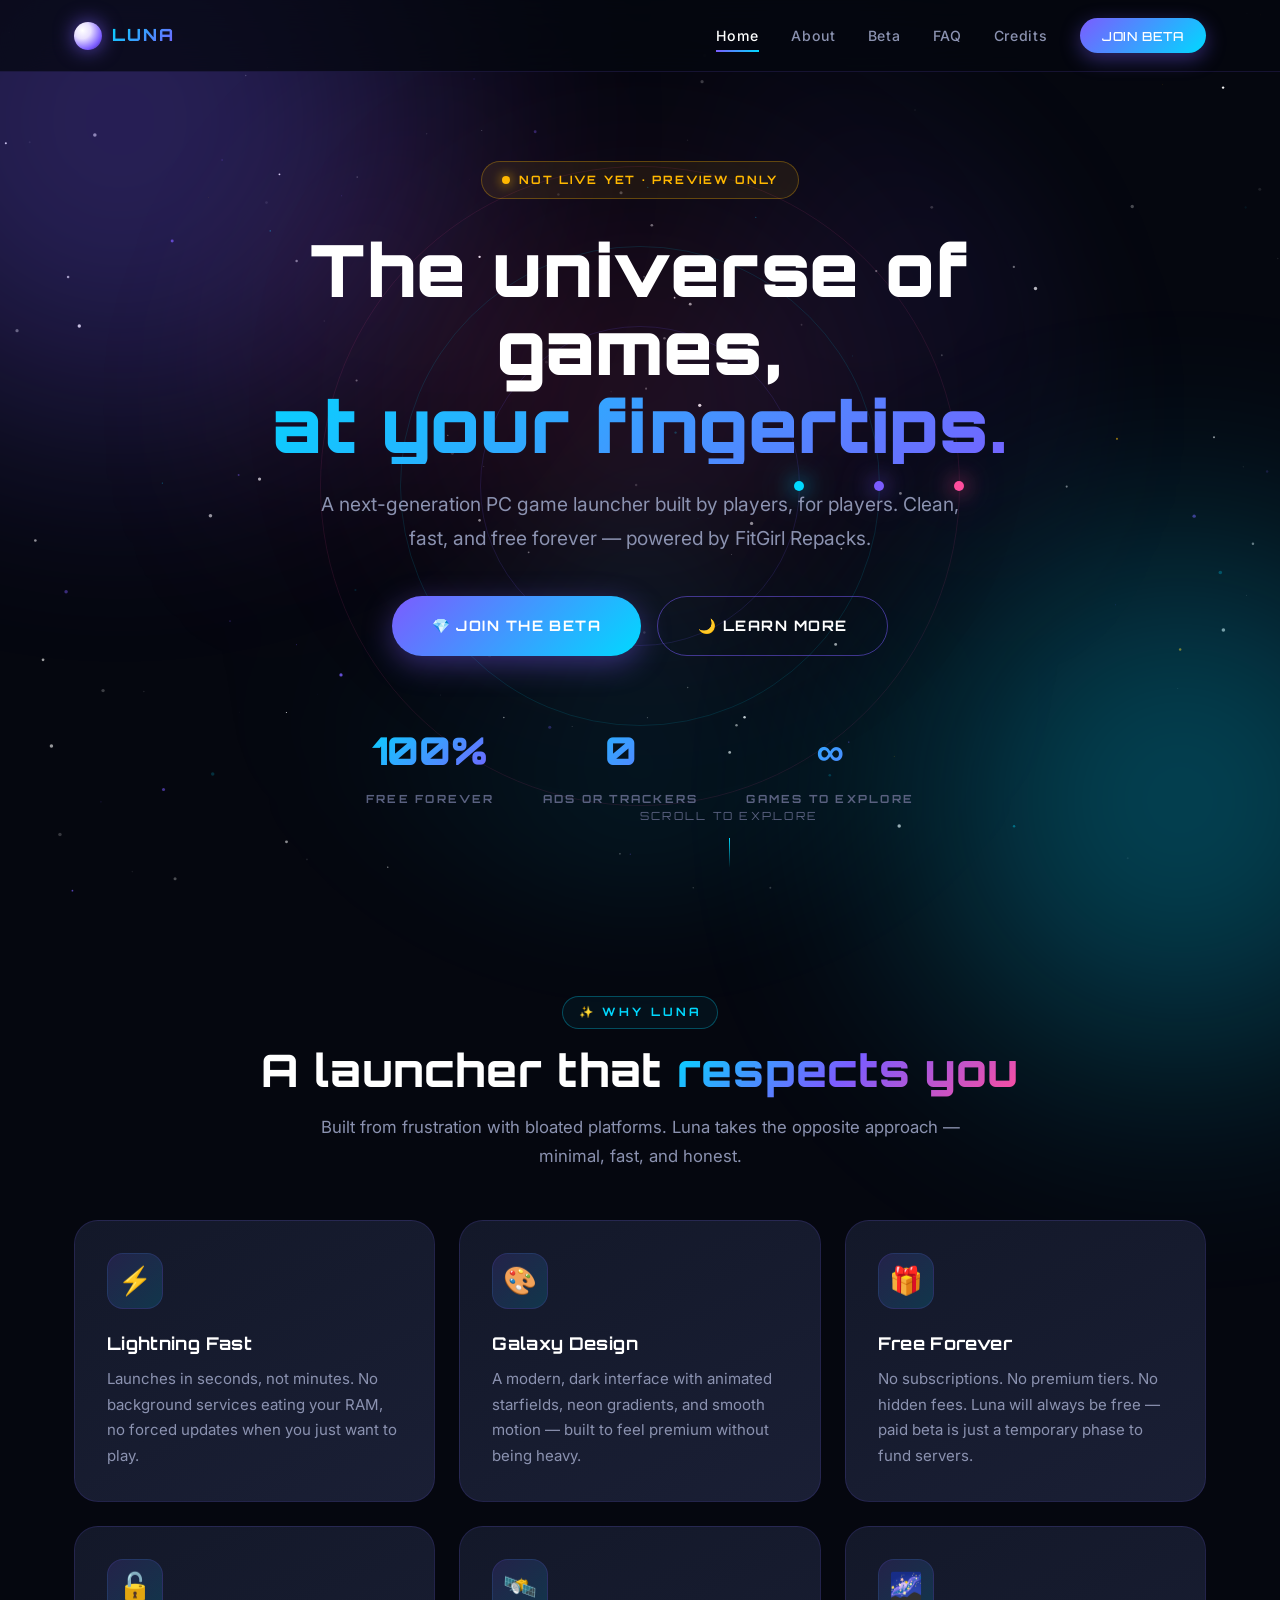
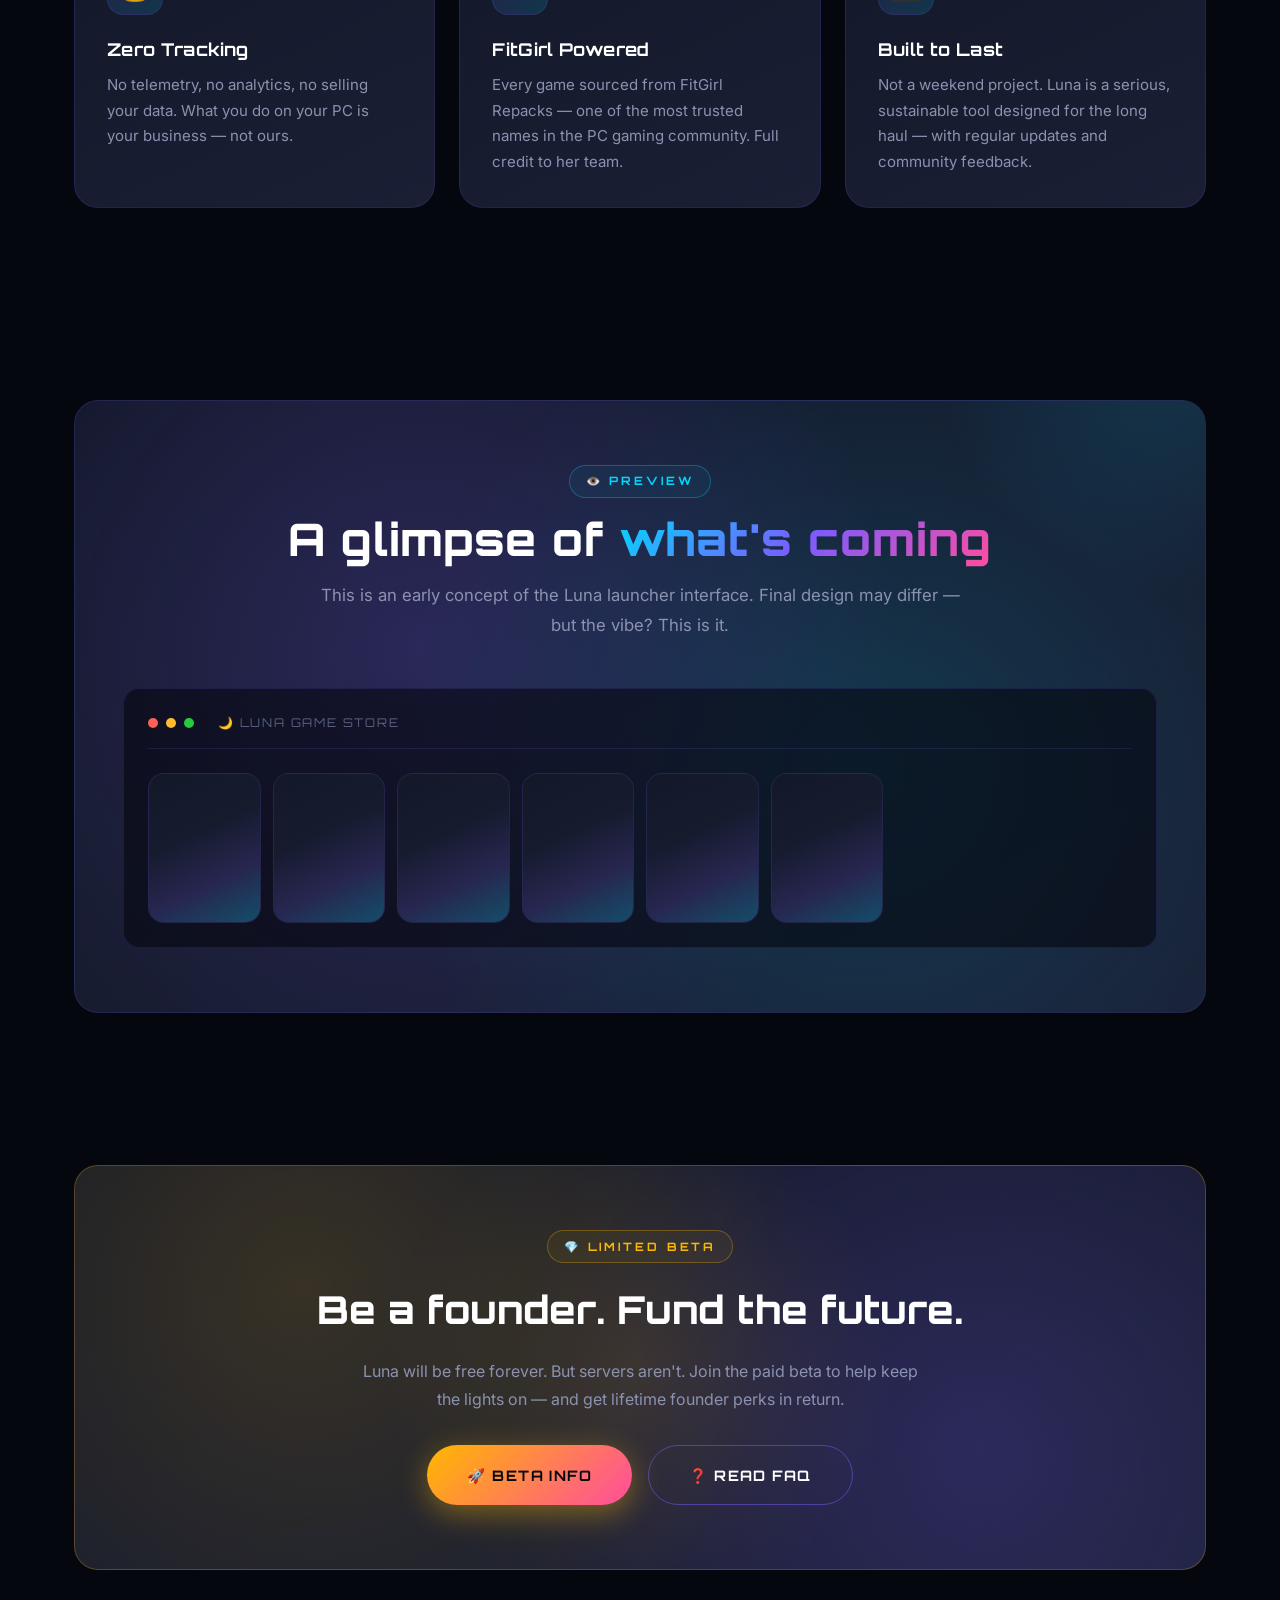
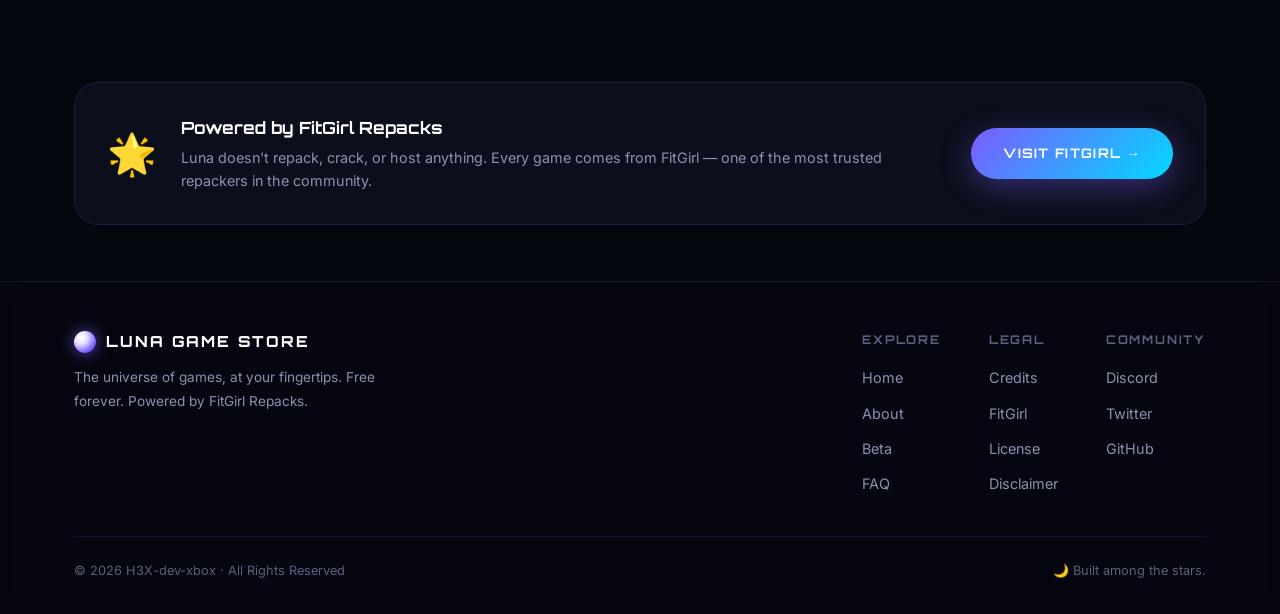
<file: docs/index.html>
<!DOCTYPE html>
<html lang="en">
<head>
  <meta charset="UTF-8" />
  <meta name="viewport" content="width=device-width, initial-scale=1.0" />
  <title>Luna Game Store · The universe of games, at your fingertips</title>
  <meta name="description" content="Luna Game Store — a modern, free, galaxy-themed PC game launcher powered by FitGirl Repacks. Free forever." />
  <link rel="icon" type="image/svg+xml" href="favicon.svg" />
  <link rel="icon" type="image/x-icon" href="favicon.ico" />
  <link rel="apple-touch-icon" href="apple-touch-icon.png" />
  <link rel="preconnect" href="https://fonts.googleapis.com" />
  <link rel="preconnect" href="https://fonts.gstatic.com" crossorigin />
  <link href="https://fonts.googleapis.com/css2?family=Orbitron:wght@500;700;800;900&family=Inter:wght@300;400;500;600;700&display=swap" rel="stylesheet" />

  <style>
    /* ═══════════════════════════════════════════════
       LUNA GAME STORE — HOMEPAGE
       Animated galaxy hero + full landing page
       ═══════════════════════════════════════════════ */

    :root {
      --bg-deep:      #05070F;
      --surface:      #131829;
      --surface-2:    #1A1F35;
      --border:       rgba(123, 92, 255, 0.15);

      --luna-purple:  #7B5CFF;
      --luna-cyan:    #00D9FF;
      --luna-pink:    #FF4D9D;
      --luna-green:   #4DFF91;
      --luna-amber:   #FFB800;

      --text:         #FFFFFF;
      --text-dim:     #8B92B0;
      --text-faint:   #5A6180;

      --font-display: 'Orbitron', 'Segoe UI', sans-serif;
      --font-body:    'Inter', 'Segoe UI', sans-serif;

      --radius:       16px;
      --radius-lg:    24px;

      --container:    1180px;
      --nav-height:   72px;
    }

    *, *::before, *::after {
      margin: 0;
      padding: 0;
      box-sizing: border-box;
    }

    html { scroll-behavior: smooth; -webkit-text-size-adjust: 100%; }

    body {
      background: var(--bg-deep);
      color: var(--text);
      font-family: var(--font-body);
      font-size: 16px;
      line-height: 1.6;
      min-height: 100vh;
      overflow-x: hidden;
      position: relative;
    }

    a { color: inherit; text-decoration: none; }
    button { font-family: inherit; cursor: pointer; border: none; background: none; color: inherit; }
    ul { list-style: none; }

    /* ── Starfield canvas ───────────────────────── */
    #stars {
      position: fixed;
      inset: 0;
      z-index: 0;
      display: block;
      pointer-events: none;
    }

    /* ── Nebula glows ───────────────────────────── */
    .nebula {
      position: fixed;
      border-radius: 50%;
      filter: blur(130px);
      opacity: 0.3;
      z-index: 1;
      pointer-events: none;
      animation: drift 22s ease-in-out infinite;
    }

    .nebula-1 { width: 600px; height: 600px; background: var(--luna-purple); top: -180px; left: -180px; }
    .nebula-2 { width: 500px; height: 500px; background: var(--luna-cyan);   bottom: -150px; right: -150px; animation-delay: -8s; }
    .nebula-3 { width: 380px; height: 380px; background: var(--luna-pink);   top: 45%; left: 50%; transform: translate(-50%, -50%); opacity: 0.12; animation-delay: -15s; }

    @keyframes drift {
      0%, 100% { transform: translate(0, 0) scale(1); }
      50%      { transform: translate(50px, -30px) scale(1.15); }
    }

    /* ── Animated conic galaxy swirl ─────────────── */
    .galaxy-swirl {
      position: fixed;
      top: 50%;
      left: 50%;
      width: 900px;
      height: 900px;
      margin-left: -450px;
      margin-top: -450px;
      border-radius: 50%;
      background: conic-gradient(
        from 0deg,
        transparent 0deg,
        rgba(123, 92, 255, 0.08) 60deg,
        transparent 120deg,
        rgba(0, 217, 255, 0.08) 180deg,
        transparent 240deg,
        rgba(255, 77, 157, 0.06) 300deg,
        transparent 360deg
      );
      filter: blur(60px);
      z-index: 1;
      pointer-events: none;
      animation: swirl 60s linear infinite;
    }

    @keyframes swirl {
      from { transform: rotate(0deg); }
      to   { transform: rotate(360deg); }
    }

    .page {
      position: relative;
      z-index: 2;
      min-height: 100vh;
      display: flex;
      flex-direction: column;
    }

    .container {
      width: 100%;
      max-width: var(--container);
      margin: 0 auto;
      padding: 0 1.5rem;
    }

    /* ── Nav ────────────────────────────────────── */
    .nav {
      position: sticky;
      top: 0;
      z-index: 100;
      height: var(--nav-height);
      background: rgba(5, 7, 15, 0.75);
      backdrop-filter: blur(20px);
      -webkit-backdrop-filter: blur(20px);
      border-bottom: 1px solid var(--border);
    }

    .nav-inner {
      height: 100%;
      display: flex;
      align-items: center;
      justify-content: space-between;
    }

    .nav-logo {
      display: flex;
      align-items: center;
      gap: 0.65rem;
      font-family: var(--font-display);
      font-size: 1.05rem;
      font-weight: 800;
      letter-spacing: 0.12em;
      text-transform: uppercase;
    }

    .nav-logo .moon-icon {
      width: 28px;
      height: 28px;
      border-radius: 50%;
      background: radial-gradient(circle at 30% 30%,
        #FFFFFF 0%, #E8E0FF 30%, var(--luna-purple) 70%, #2A1A6E 100%);
      box-shadow: 0 0 20px rgba(123, 92, 255, 0.7);
      flex-shrink: 0;
      animation: moonPulse 3s ease-in-out infinite;
    }

    @keyframes moonPulse {
      0%, 100% { box-shadow: 0 0 20px rgba(123, 92, 255, 0.7); }
      50%      { box-shadow: 0 0 30px rgba(123, 92, 255, 1), 0 0 50px rgba(0, 217, 255, 0.5); }
    }

    .nav-logo span {
      background: linear-gradient(135deg, var(--luna-cyan), var(--luna-purple));
      -webkit-background-clip: text;
      background-clip: text;
      -webkit-text-fill-color: transparent;
    }

    .nav-links {
      display: flex;
      align-items: center;
      gap: 2rem;
    }

    .nav-links a {
      font-size: 0.88rem;
      font-weight: 500;
      letter-spacing: 0.05em;
      color: var(--text-dim);
      transition: color 0.25s ease;
      position: relative;
      padding: 0.5rem 0;
    }

    .nav-links a:hover,
    .nav-links a.active { color: var(--text); }

    .nav-links a::after {
      content: '';
      position: absolute;
      bottom: 0;
      left: 0;
      width: 0;
      height: 2px;
      background: linear-gradient(90deg, var(--luna-purple), var(--luna-cyan));
      transition: width 0.3s ease;
    }

    .nav-links a:hover::after,
    .nav-links a.active::after { width: 100%; }

    .nav-cta {
      padding: 0.6rem 1.4rem !important;
      border-radius: 999px;
      background: linear-gradient(135deg, var(--luna-purple), var(--luna-cyan));
      color: #FFFFFF !important;
      font-family: var(--font-display);
      font-size: 0.78rem !important;
      font-weight: 700;
      letter-spacing: 0.08em;
      text-transform: uppercase;
      transition: all 0.3s ease;
      box-shadow: 0 6px 20px rgba(123, 92, 255, 0.4);
    }

    .nav-cta:hover {
      transform: translateY(-2px);
      box-shadow: 0 10px 30px rgba(123, 92, 255, 0.7);
    }

    .nav-cta::after { display: none; }

    .nav-toggle {
      display: none;
      width: 40px;
      height: 40px;
      flex-direction: column;
      align-items: center;
      justify-content: center;
      position: relative;
      z-index: 101;
    }

    .nav-toggle span {
      display: block;
      width: 22px;
      height: 2px;
      background: var(--text);
      border-radius: 2px;
      transition: all 0.3s ease;
    }

    .nav-toggle span + span { margin-top: 5px; }
    .nav-toggle.open span:nth-child(1) { transform: translateY(7px) rotate(45deg); }
    .nav-toggle.open span:nth-child(2) { opacity: 0; }
    .nav-toggle.open span:nth-child(3) { transform: translateY(-7px) rotate(-45deg); }

    /* ── Buttons ────────────────────────────────── */
    .btn {
      display: inline-flex;
      align-items: center;
      gap: 0.6rem;
      padding: 0.95rem 2rem;
      font-family: var(--font-display);
      font-size: 0.82rem;
      font-weight: 700;
      letter-spacing: 0.1em;
      text-transform: uppercase;
      border-radius: 999px;
      cursor: pointer;
      transition: all 0.3s cubic-bezier(0.34, 1.56, 0.64, 1);
      text-align: center;
    }

    .btn-primary {
      background: linear-gradient(135deg, var(--luna-purple), var(--luna-cyan));
      color: #FFFFFF;
      box-shadow: 0 8px 30px rgba(123, 92, 255, 0.4);
    }

    .btn-primary:hover {
      transform: translateY(-3px) scale(1.03);
      box-shadow: 0 14px 40px rgba(123, 92, 255, 0.7);
    }

    .btn-secondary {
      background: transparent;
      color: var(--text);
      border: 1.5px solid rgba(123, 92, 255, 0.5);
    }

    .btn-secondary:hover {
      border-color: var(--luna-cyan);
      background: rgba(0, 217, 255, 0.08);
      transform: translateY(-3px);
      box-shadow: 0 0 30px rgba(0, 217, 255, 0.3);
    }

    .btn-amber {
      background: linear-gradient(135deg, var(--luna-amber), var(--luna-pink));
      color: #05070F;
      box-shadow: 0 8px 30px rgba(255, 184, 0, 0.4);
    }

    .btn-amber:hover {
      transform: translateY(-3px) scale(1.03);
      box-shadow: 0 14px 40px rgba(255, 184, 0, 0.6);
    }

    .btn-lg {
      padding: 1.1rem 2.5rem;
      font-size: 0.9rem;
    }

    /* ── Sections ───────────────────────────────── */
    .section { padding: 6rem 0; }
    .section-sm { padding: 3.5rem 0; }

    .eyebrow {
      display: inline-block;
      font-family: var(--font-display);
      font-size: 0.72rem;
      font-weight: 700;
      letter-spacing: 0.25em;
      text-transform: uppercase;
      color: var(--luna-cyan);
      margin-bottom: 1rem;
      padding: 0.4rem 1rem;
      border-radius: 999px;
      border: 1px solid rgba(0, 217, 255, 0.3);
      background: rgba(0, 217, 255, 0.05);
    }

    .section-title {
      font-family: var(--font-display);
      font-size: clamp(1.8rem, 4.5vw, 2.8rem);
      font-weight: 800;
      letter-spacing: 0.02em;
      line-height: 1.15;
      margin-bottom: 1rem;
    }

    .section-title span {
      background: linear-gradient(135deg, var(--luna-cyan), var(--luna-purple), var(--luna-pink));
      -webkit-background-clip: text;
      background-clip: text;
      -webkit-text-fill-color: transparent;
    }

    .section-sub {
      font-size: 1.05rem;
      color: var(--text-dim);
      max-width: 640px;
      line-height: 1.75;
    }

    .text-center { text-align: center; }
    .text-center .section-sub { margin-left: auto; margin-right: auto; }

    /* ═══════════════════════════════════════════════
       HERO — the animated galaxy centerpiece
       ═══════════════════════════════════════════════ */
    .hero {
      position: relative;
      min-height: calc(100vh - var(--nav-height));
      display: flex;
      align-items: center;
      justify-content: center;
      padding: 4rem 0;
      overflow: hidden;
    }

    /* Orbiting moons */
    .orbit-system {
      position: absolute;
      top: 50%;
      left: 50%;
      width: 700px;
      height: 700px;
      transform: translate(-50%, -50%);
      pointer-events: none;
      z-index: 0;
    }

    .orbit {
      position: absolute;
      top: 50%;
      left: 50%;
      border-radius: 50%;
      border: 1px solid rgba(123, 92, 255, 0.15);
      transform: translate(-50%, -50%);
    }

    .orbit-1 {
      width: 320px;
      height: 320px;
      animation: spin 25s linear infinite;
    }

    .orbit-2 {
      width: 480px;
      height: 480px;
      animation: spin 40s linear infinite reverse;
      border-color: rgba(0, 217, 255, 0.12);
    }

    .orbit-3 {
      width: 640px;
      height: 640px;
      animation: spin 60s linear infinite;
      border-color: rgba(255, 77, 157, 0.1);
    }

    .orbit .satellite {
      position: absolute;
      top: 50%;
      left: 100%;
      width: 10px;
      height: 10px;
      margin-top: -5px;
      margin-left: -5px;
      border-radius: 50%;
      background: var(--luna-cyan);
      box-shadow: 0 0 20px var(--luna-cyan), 0 0 40px var(--luna-cyan);
    }

    .orbit-2 .satellite {
      background: var(--luna-purple);
      box-shadow: 0 0 20px var(--luna-purple), 0 0 40px var(--luna-purple);
    }

    .orbit-3 .satellite {
      background: var(--luna-pink);
      box-shadow: 0 0 20px var(--luna-pink), 0 0 40px var(--luna-pink);
    }

    @keyframes spin {
      from { transform: translate(-50%, -50%) rotate(0deg); }
      to   { transform: translate(-50%, -50%) rotate(360deg); }
    }

    .hero-content {
      position: relative;
      z-index: 2;
      text-align: center;
      max-width: 900px;
      padding: 0 1.5rem;
    }

    .hero-badge {
      display: inline-flex;
      align-items: center;
      gap: 0.6rem;
      padding: 0.55rem 1.25rem;
      border-radius: 999px;
      background: rgba(255, 184, 0, 0.08);
      border: 1px solid rgba(255, 184, 0, 0.3);
      margin-bottom: 2rem;
      font-family: var(--font-display);
      font-size: 0.72rem;
      font-weight: 700;
      letter-spacing: 0.15em;
      text-transform: uppercase;
      color: var(--luna-amber);
    }

    .hero-badge .dot {
      width: 8px;
      height: 8px;
      border-radius: 50%;
      background: var(--luna-amber);
      box-shadow: 0 0 12px var(--luna-amber);
      animation: pulse 1.8s ease-in-out infinite;
    }

    @keyframes pulse {
      0%, 100% { opacity: 1; transform: scale(1); }
      50%      { opacity: 0.5; transform: scale(0.8); }
    }

    .hero h1 {
      font-family: var(--font-display);
      font-size: clamp(2.2rem, 7vw, 4.5rem);
      font-weight: 900;
      letter-spacing: 0.02em;
      line-height: 1.08;
      margin-bottom: 1.5rem;
    }

    .hero h1 .line-1 {
      display: block;
      color: var(--text);
      opacity: 0;
      animation: fadeUp 0.8s ease-out 0.2s forwards;
    }

    .hero h1 .line-2 {
      display: block;
      background: linear-gradient(135deg, var(--luna-cyan) 0%, var(--luna-purple) 50%, var(--luna-pink) 100%);
      background-size: 200% 200%;
      -webkit-background-clip: text;
      background-clip: text;
      -webkit-text-fill-color: transparent;
      opacity: 0;
      animation: fadeUp 0.8s ease-out 0.5s forwards, gradientShift 6s ease infinite;
    }

    @keyframes fadeUp {
      from { opacity: 0; transform: translateY(30px); }
      to   { opacity: 1; transform: translateY(0); }
    }

    @keyframes gradientShift {
      0%, 100% { background-position: 0% 50%; }
      50%      { background-position: 100% 50%; }
    }

    .hero-sub {
      font-size: clamp(1rem, 2vw, 1.2rem);
      color: var(--text-dim);
      max-width: 640px;
      margin: 0 auto 2.5rem;
      line-height: 1.75;
      opacity: 0;
      animation: fadeUp 0.8s ease-out 0.8s forwards;
    }

    .hero-actions {
      display: flex;
      gap: 1rem;
      justify-content: center;
      flex-wrap: wrap;
      opacity: 0;
      animation: fadeUp 0.8s ease-out 1.1s forwards;
    }

    .hero-stats {
      display: flex;
      gap: 3rem;
      justify-content: center;
      flex-wrap: wrap;
      margin-top: 4rem;
      opacity: 0;
      animation: fadeUp 0.8s ease-out 1.4s forwards;
    }

    .hero-stat {
      text-align: center;
    }

    .hero-stat .num {
      font-family: var(--font-display);
      font-size: clamp(1.6rem, 3.5vw, 2.4rem);
      font-weight: 900;
      background: linear-gradient(135deg, var(--luna-cyan), var(--luna-purple));
      -webkit-background-clip: text;
      background-clip: text;
      -webkit-text-fill-color: transparent;
      display: block;
      margin-bottom: 0.25rem;
    }

    .hero-stat .label {
      font-family: var(--font-display);
      font-size: 0.7rem;
      font-weight: 700;
      letter-spacing: 0.2em;
      text-transform: uppercase;
      color: var(--text-faint);
    }

    /* Scroll indicator */
    .scroll-hint {
      position: absolute;
      bottom: 2rem;
      left: 50%;
      transform: translateX(-50%);
      color: var(--text-faint);
      font-family: var(--font-display);
      font-size: 0.7rem;
      letter-spacing: 0.2em;
      text-transform: uppercase;
      z-index: 2;
      opacity: 0;
      animation: fadeUp 0.8s ease-out 1.8s forwards;
    }

    .scroll-hint::after {
      content: '';
      display: block;
      width: 1px;
      height: 30px;
      margin: 0.75rem auto 0;
      background: linear-gradient(180deg, var(--luna-cyan), transparent);
      animation: scrollPulse 2s ease-in-out infinite;
    }

    @keyframes scrollPulse {
      0%, 100% { opacity: 0.3; transform: scaleY(0.7); }
      50%      { opacity: 1; transform: scaleY(1); }
    }

    /* ── Features grid ──────────────────────────── */
    .grid {
      display: grid;
      gap: 1.5rem;
    }

    .grid-3 { grid-template-columns: repeat(auto-fit, minmax(280px, 1fr)); }
    .grid-4 { grid-template-columns: repeat(auto-fit, minmax(220px, 1fr)); }

    .feature-card {
      background: linear-gradient(155deg, var(--surface) 0%, var(--surface-2) 100%);
      border: 1px solid var(--border);
      border-radius: var(--radius-lg);
      padding: 2rem;
      transition: all 0.4s cubic-bezier(0.34, 1.56, 0.64, 1);
      position: relative;
      overflow: hidden;
    }

    .feature-card::before {
      content: '';
      position: absolute;
      top: 0;
      left: -100%;
      width: 100%;
      height: 100%;
      background: linear-gradient(90deg, transparent, rgba(0, 217, 255, 0.08), transparent);
      transition: left 0.6s ease;
      pointer-events: none;
    }

    .feature-card:hover::before { left: 100%; }

    .feature-card:hover {
      transform: translateY(-8px);
      border-color: rgba(0, 217, 255, 0.4);
      box-shadow: 0 25px 60px rgba(0, 0, 0, 0.5), 0 0 50px rgba(0, 217, 255, 0.2);
    }

    .feature-icon {
      width: 56px;
      height: 56px;
      border-radius: var(--radius);
      display: flex;
      align-items: center;
      justify-content: center;
      font-size: 1.7rem;
      margin-bottom: 1.25rem;
      background: linear-gradient(135deg, rgba(123, 92, 255, 0.15), rgba(0, 217, 255, 0.15));
      border: 1px solid var(--border);
      transition: transform 0.4s ease;
    }

    .feature-card:hover .feature-icon {
      transform: scale(1.1) rotate(-5deg);
    }

    .feature-card h3 {
      font-family: var(--font-display);
      font-size: 1.1rem;
      font-weight: 700;
      margin-bottom: 0.6rem;
      letter-spacing: 0.02em;
    }

    .feature-card p {
      color: var(--text-dim);
      font-size: 0.94rem;
      line-height: 1.7;
    }

    /* ── Showcase / preview block ────────────────── */
    .showcase {
      background:
        radial-gradient(circle at 30% 40%, rgba(123, 92, 255, 0.2) 0%, transparent 55%),
        radial-gradient(circle at 70% 60%, rgba(0, 217, 255, 0.15) 0%, transparent 55%),
        linear-gradient(155deg, var(--surface) 0%, var(--surface-2) 100%);
      border: 1px solid var(--border);
      border-radius: var(--radius-lg);
      padding: 4rem 3rem;
      position: relative;
      overflow: hidden;
    }

    .showcase::before {
      content: '';
      position: absolute;
      top: -50%;
      right: -20%;
      width: 500px;
      height: 500px;
      border-radius: 50%;
      background: radial-gradient(circle, rgba(0, 217, 255, 0.15) 0%, transparent 70%);
      animation: drift 15s ease-in-out infinite;
      pointer-events: none;
    }

    /* Mock UI preview */
    .mock-ui {
      margin-top: 3rem;
      border-radius: var(--radius);
      background: rgba(5, 7, 15, 0.6);
      border: 1px solid var(--border);
      padding: 1.5rem;
      position: relative;
      overflow: hidden;
    }

    .mock-topbar {
      display: flex;
      align-items: center;
      gap: 0.5rem;
      margin-bottom: 1.5rem;
      padding-bottom: 1rem;
      border-bottom: 1px solid var(--border);
    }

    .mock-dot {
      width: 10px;
      height: 10px;
      border-radius: 50%;
    }

    .mock-dot.red { background: #FF5F56; }
    .mock-dot.yellow { background: #FFBD2E; }
    .mock-dot.green { background: #27C93F; }

    .mock-title {
      margin-left: 1rem;
      font-family: var(--font-display);
      font-size: 0.75rem;
      letter-spacing: 0.15em;
      color: var(--text-faint);
      text-transform: uppercase;
    }

    .mock-grid {
      display: grid;
      grid-template-columns: repeat(auto-fill, minmax(110px, 1fr));
      gap: 0.75rem;
    }

    .mock-game {
      aspect-ratio: 3 / 4;
      border-radius: var(--radius);
      background: linear-gradient(155deg, var(--surface), var(--surface-2));
      border: 1px solid var(--border);
      position: relative;
      overflow: hidden;
      animation: floatCards 6s ease-in-out infinite;
    }

    .mock-game:nth-child(2) { animation-delay: -1.5s; }
    .mock-game:nth-child(3) { animation-delay: -3s; }
    .mock-game:nth-child(4) { animation-delay: -4.5s; }
    .mock-game:nth-child(5) { animation-delay: -0.8s; }
    .mock-game:nth-child(6) { animation-delay: -2.2s; }

    .mock-game::after {
      content: '';
      position: absolute;
      inset: 0;
      background: linear-gradient(155deg,
        transparent 40%,
        rgba(123, 92, 255, 0.15) 70%,
        rgba(0, 217, 255, 0.25) 100%);
    }

    @keyframes floatCards {
      0%, 100% { transform: translateY(0); }
      50%      { transform: translateY(-6px); }
    }

    /* ── Beta CTA block ─────────────────────────── */
    .cta-block {
      padding: 4rem 3rem;
      border-radius: var(--radius-lg);
      background:
        radial-gradient(circle at 20% 30%, rgba(255, 184, 0, 0.15) 0%, transparent 50%),
        radial-gradient(circle at 80% 70%, rgba(123, 92, 255, 0.2) 0%, transparent 50%),
        linear-gradient(155deg, var(--surface) 0%, var(--surface-2) 100%);
      border: 1px solid rgba(255, 184, 0, 0.25);
      text-align: center;
      position: relative;
      overflow: hidden;
    }

    .cta-block::before {
      content: '';
      position: absolute;
      top: -100px;
      left: 50%;
      transform: translateX(-50%);
      width: 600px;
      height: 600px;
      background: radial-gradient(circle, rgba(255, 184, 0, 0.1) 0%, transparent 60%);
      animation: drift 20s ease-in-out infinite;
      pointer-events: none;
    }

    .cta-block h2 {
      font-family: var(--font-display);
      font-size: clamp(1.6rem, 3.8vw, 2.4rem);
      font-weight: 800;
      margin-bottom: 1rem;
      position: relative;
      z-index: 1;
    }

    .cta-block p {
      color: var(--text-dim);
      max-width: 560px;
      margin: 0 auto 2rem;
      line-height: 1.75;
      position: relative;
      z-index: 1;
    }

    .cta-actions {
      display: flex;
      gap: 1rem;
      justify-content: center;
      flex-wrap: wrap;
      position: relative;
      z-index: 1;
    }

    /* ── FitGirl credit strip ───────────────────── */
    .fitgirl-strip {
      display: flex;
      align-items: center;
      gap: 1.5rem;
      padding: 2rem;
      border-radius: var(--radius-lg);
      background: rgba(19, 24, 41, 0.5);
      border: 1px solid var(--border);
      flex-wrap: wrap;
      justify-content: center;
      text-align: center;
    }

    .fitgirl-strip .icon {
      font-size: 2.5rem;
    }

    .fitgirl-strip .text {
      flex: 1;
      min-width: 240px;
      text-align: left;
    }

    .fitgirl-strip h3 {
      font-family: var(--font-display);
      font-size: 1.05rem;
      font-weight: 700;
      margin-bottom: 0.25rem;
    }

    .fitgirl-strip p {
      color: var(--text-dim);
      font-size: 0.9rem;
      line-height: 1.6;
    }

    /* ── Footer ─────────────────────────────────── */
    .footer {
      margin-top: auto;
      padding: 3rem 0 2rem;
      border-top: 1px solid var(--border);
      background: rgba(5, 7, 15, 0.6);
      backdrop-filter: blur(10px);
      position: relative;
      z-index: 2;
    }

    .footer-inner {
      display: flex;
      flex-wrap: wrap;
      gap: 2rem;
      justify-content: space-between;
      align-items: flex-start;
    }

    .footer-brand {
      display: flex;
      align-items: center;
      gap: 0.65rem;
      font-family: var(--font-display);
      font-size: 0.95rem;
      font-weight: 800;
      letter-spacing: 0.12em;
      text-transform: uppercase;
      margin-bottom: 0.75rem;
    }

    .footer-tag {
      color: var(--text-dim);
      font-size: 0.85rem;
      max-width: 340px;
      line-height: 1.7;
    }

    .footer-links {
      display: flex;
      gap: 3rem;
      flex-wrap: wrap;
    }

    .footer-col h4 {
      font-family: var(--font-display);
      font-size: 0.75rem;
      font-weight: 700;
      letter-spacing: 0.15em;
      text-transform: uppercase;
      color: var(--text-faint);
      margin-bottom: 1rem;
    }

    .footer-col ul {
      display: flex;
      flex-direction: column;
      gap: 0.6rem;
    }

    .footer-col a {
      color: var(--text-dim);
      font-size: 0.9rem;
      transition: color 0.25s ease;
    }

    .footer-col a:hover { color: var(--luna-cyan); }

    .footer-bottom {
      margin-top: 2.5rem;
      padding-top: 1.5rem;
      border-top: 1px solid var(--border);
      display: flex;
      justify-content: space-between;
      flex-wrap: wrap;
      gap: 1rem;
      font-size: 0.8rem;
      color: var(--text-faint);
    }

    /* ── Responsive ─────────────────────────────── */
    @media (max-width: 720px) {
      .nav-links {
        position: fixed;
        inset: var(--nav-height) 0 0 0;
        background: rgba(5, 7, 15, 0.97);
        backdrop-filter: blur(30px);
        flex-direction: column;
        justify-content: flex-start;
        padding: 3rem 2rem;
        gap: 2rem;
        transform: translateX(100%);
        transition: transform 0.4s cubic-bezier(0.34, 1.56, 0.64, 1);
      }

      .nav-links.open { transform: translateX(0); }
      .nav-links a { font-size: 1.3rem; }
      .nav-toggle { display: flex; }

      .section { padding: 4rem 0; }
      .hero-stats { gap: 2rem; margin-top: 3rem; }
      .showcase { padding: 2.5rem 1.5rem; }
      .cta-block { padding: 2.5rem 1.5rem; }
      .feature-card { padding: 1.5rem; }
      .footer-links { gap: 2rem; }
      .orbit-system { width: 500px; height: 500px; }
      .orbit-1 { width: 220px; height: 220px; }
      .orbit-2 { width: 340px; height: 340px; }
      .orbit-3 { width: 460px; height: 460px; }
    }

    @media (prefers-reduced-motion: reduce) {
      *, *::before, *::after {
        animation-duration: 0.01ms !important;
        animation-iteration-count: 1 !important;
        transition-duration: 0.01ms !important;
      }
    }
  </style>
</head>
<body>

  <!-- Animated galaxy background layers -->
  <canvas id="stars"></canvas>
  <div class="galaxy-swirl"></div>
  <div class="nebula nebula-1"></div>
  <div class="nebula nebula-2"></div>
  <div class="nebula nebula-3"></div>

  <div class="page">

    <!-- ═══════════ NAV ═══════════ -->
    <nav class="nav">
      <div class="container nav-inner">
        <a href="./" class="nav-logo">
          <span class="moon-icon"></span>
          <span>Luna</span>
        </a>

        <button class="nav-toggle" aria-label="Toggle menu">
          <span></span><span></span><span></span>
        </button>

        <ul class="nav-links">
          <li><a href="./" class="active">Home</a></li>
          <li><a href="about.html">About</a></li>
          <li><a href="beta.html">Beta</a></li>
          <li><a href="faq.html">FAQ</a></li>
          <li><a href="credits.html">Credits</a></li>
          <li><a href="beta.html" class="nav-cta">Join Beta</a></li>
        </ul>
      </div>
    </nav>

    <!-- ═══════════ HERO ═══════════ -->
    <section class="hero">

      <!-- Orbiting moons -->
      <div class="orbit-system">
        <div class="orbit orbit-1"><span class="satellite"></span></div>
        <div class="orbit orbit-2"><span class="satellite"></span></div>
        <div class="orbit orbit-3"><span class="satellite"></span></div>
      </div>

      <div class="hero-content">

        <div class="hero-badge">
          <span class="dot"></span>
          Not live yet · Preview only
        </div>

        <h1>
          <span class="line-1">The universe of games,</span>
          <span class="line-2">at your fingertips.</span>
        </h1>

        <p class="hero-sub">
          A next-generation PC game launcher built by players, for players.
          Clean, fast, and free forever — powered by FitGirl Repacks.
        </p>

        <div class="hero-actions">
          <a href="beta.html" class="btn btn-primary btn-lg">💎 Join the Beta</a>
          <a href="about.html" class="btn btn-secondary btn-lg">🌙 Learn More</a>
        </div>

        <div class="hero-stats">
          <div class="hero-stat">
            <span class="num">100%</span>
            <span class="label">Free Forever</span>
          </div>
          <div class="hero-stat">
            <span class="num">0</span>
            <span class="label">Ads or Trackers</span>
          </div>
          <div class="hero-stat">
            <span class="num">∞</span>
            <span class="label">Games to Explore</span>
          </div>
        </div>

      </div>

      <div class="scroll-hint">Scroll to explore</div>

    </section>

    <!-- ═══════════ FEATURES ═══════════ -->
    <section class="section">
      <div class="container">

        <div class="text-center" style="margin-bottom: 3rem;">
          <span class="eyebrow">✨ Why Luna</span>
          <h2 class="section-title">A launcher that <span>respects you</span></h2>
          <p class="section-sub">
            Built from frustration with bloated platforms. Luna takes the opposite approach — minimal, fast, and honest.
          </p>
        </div>

        <div class="grid grid-3">

          <div class="feature-card">
            <div class="feature-icon">⚡</div>
            <h3>Lightning Fast</h3>
            <p>
              Launches in seconds, not minutes. No background services eating your RAM,
              no forced updates when you just want to play.
            </p>
          </div>

          <div class="feature-card">
            <div class="feature-icon">🎨</div>
            <h3>Galaxy Design</h3>
            <p>
              A modern, dark interface with animated starfields, neon gradients, and smooth
              motion — built to feel premium without being heavy.
            </p>
          </div>

          <div class="feature-card">
            <div class="feature-icon">🎁</div>
            <h3>Free Forever</h3>
            <p>
              No subscriptions. No premium tiers. No hidden fees. Luna will always be
              free — paid beta is just a temporary phase to fund servers.
            </p>
          </div>

          <div class="feature-card">
            <div class="feature-icon">🔓</div>
            <h3>Zero Tracking</h3>
            <p>
              No telemetry, no analytics, no selling your data. What you do on your PC
              is your business — not ours.
            </p>
          </div>

          <div class="feature-card">
            <div class="feature-icon">🛰️</div>
            <h3>FitGirl Powered</h3>
            <p>
              Every game sourced from FitGirl Repacks — one of the most trusted names
              in the PC gaming community. Full credit to her team.
            </p>
          </div>

          <div class="feature-card">
            <div class="feature-icon">🌌</div>
            <h3>Built to Last</h3>
            <p>
              Not a weekend project. Luna is a serious, sustainable tool designed for
              the long haul — with regular updates and community feedback.
            </p>
          </div>

        </div>
      </div>
    </section>

    <!-- ═══════════ SHOWCASE ═══════════ -->
    <section class="section">
      <div class="container">

        <div class="showcase">

          <div class="text-center">
            <span class="eyebrow">👁️ Preview</span>
            <h2 class="section-title">A glimpse of <span>what's coming</span></h2>
            <p class="section-sub" style="margin-left: auto; margin-right: auto;">
              This is an early concept of the Luna launcher interface. Final design
              may differ — but the vibe? This is it.
            </p>
          </div>

          <!-- Mock UI preview -->
          <div class="mock-ui">

            <div class="mock-topbar">
              <span class="mock-dot red"></span>
              <span class="mock-dot yellow"></span>
              <span class="mock-dot green"></span>
              <span class="mock-title">🌙 Luna Game Store</span>
            </div>

            <div class="mock-grid">
              <div class="mock-game"></div>
              <div class="mock-game"></div>
              <div class="mock-game"></div>
              <div class="mock-game"></div>
              <div class="mock-game"></div>
              <div class="mock-game"></div>
            </div>

          </div>

        </div>
      </div>
    </section>

    <!-- ═══════════ BETA CTA ═══════════ -->
    <section class="section-sm">
      <div class="container">
        <div class="cta-block">

          <span class="eyebrow" style="color: var(--luna-amber); border-color: rgba(255, 184, 0, 0.3); background: rgba(255, 184, 0, 0.05);">
            💎 Limited Beta
          </span>

          <h2>Be a founder. Fund the future.</h2>

          <p>
            Luna will be free forever. But servers aren't. Join the paid beta to help
            keep the lights on — and get lifetime founder perks in return.
          </p>

          <div class="cta-actions">
            <a href="beta.html" class="btn btn-amber btn-lg">🚀 Beta Info</a>
            <a href="faq.html" class="btn btn-secondary btn-lg">❓ Read FAQ</a>
          </div>

        </div>
      </div>
    </section>

    <!-- ═══════════ FITGIRL CREDIT ═══════════ -->
    <section class="section-sm">
      <div class="container">
        <div class="fitgirl-strip">

          <div class="icon">🌟</div>

          <div class="text">
            <h3>Powered by FitGirl Repacks</h3>
            <p>
              Luna doesn't repack, crack, or host anything. Every game comes from
              FitGirl — one of the most trusted repackers in the community.
            </p>
          </div>

          <a href="https://fitgirl-repacks.site/" target="_blank" rel="noopener" class="btn btn-primary">
            Visit FitGirl →
          </a>

        </div>
      </div>
    </section>

    <!-- ═══════════ FOOTER ═══════════ -->
    <footer class="footer">
      <div class="container">

        <div class="footer-inner">

          <div>
            <div class="footer-brand">
              <span class="moon-icon" style="width:22px;height:22px;border-radius:50%;background:radial-gradient(circle at 30% 30%,#FFFFFF 0%,#E8E0FF 30%,var(--luna-purple) 70%,#2A1A6E 100%);box-shadow:0 0 16px rgba(123,92,255,0.7);"></span>
              Luna Game Store
            </div>
            <p class="footer-tag">
              The universe of games, at your fingertips. Free forever.
              Powered by FitGirl Repacks.
            </p>
          </div>

          <div class="footer-links">
            <div class="footer-col">
              <h4>Explore</h4>
              <ul>
                <li><a href="./">Home</a></li>
                <li><a href="about.html">About</a></li>
                <li><a href="beta.html">Beta</a></li>
                <li><a href="faq.html">FAQ</a></li>
              </ul>
            </div>
            <div class="footer-col">
              <h4>Legal</h4>
              <ul>
                <li><a href="credits.html">Credits</a></li>
                <li><a href="https://fitgirl-repacks.site/" target="_blank" rel="noopener">FitGirl</a></li>
                <li><a href="#">License</a></li>
                <li><a href="#">Disclaimer</a></li>
              </ul>
            </div>
            <div class="footer-col">
              <h4>Community</h4>
              <ul>
                <li><a href="#">Discord</a></li>
                <li><a href="#">Twitter</a></li>
                <li><a href="https://github.com/H3X-dev-xbox" target="_blank" rel="noopener">GitHub</a></li>
              </ul>
            </div>
          </div>

        </div>

        <div class="footer-bottom">
          <span>© 2026 H3X-dev-xbox · All Rights Reserved</span>
          <span>🌙 Built among the stars.</span>
        </div>

      </div>
    </footer>

  </div>

  <script>
    /* ═══════════════════════════════════════════════
       STARFIELD — Animated canvas background
       ═══════════════════════════════════════════════ */
    const canvas = document.getElementById('stars');
    const ctx = canvas.getContext('2d');
    let stars = [];
    let shootingStars = [];

    function resize() {
      canvas.width = window.innerWidth;
      canvas.height = window.innerHeight;
      buildStars();
    }

    function buildStars() {
      stars = [];
      const count = Math.floor((canvas.width * canvas.height) / 8000);
      for (let i = 0; i < count; i++) {
        stars.push({
          x: Math.random() * canvas.width,
          y: Math.random() * canvas.height,
          r: Math.random() * 1.5 + 0.3,
          alpha: Math.random() * 0.7 + 0.3,
          speed: Math.random() * 0.02 + 0.005,
          phase: Math.random() * Math.PI * 2,
          color: pickStarColor()
        });
      }
    }

    function pickStarColor() {
      const r = Math.random();
      if (r < 0.7) return '255,255,255';
      if (r < 0.85) return '123,92,255';
      if (r < 0.96) return '0,217,255';
      return '255,184,0';
    }

    function spawnShootingStar() {
      shootingStars.push({
        x: Math.random() * canvas.width,
        y: -20,
        vx: -6 - Math.random() * 4,
        vy: 4 + Math.random() * 3,
        len: 100 + Math.random() * 80,
        life: 1
      });
    }

    function draw() {
      ctx.clearRect(0, 0, canvas.width, canvas.height);

      stars.forEach(s => {
        s.phase += s.speed;
        const twinkle = Math.sin(s.phase) * 0.4 + 0.6;
        ctx.beginPath();
        ctx.arc(s.x, s.y, s.r, 0, Math.PI * 2);
        ctx.fillStyle = `rgba(${s.color},${s.alpha * twinkle})`;
        ctx.fill();
      });

      shootingStars = shootingStars.filter(s => s.life > 0);
      shootingStars.forEach(s => {
        const grad = ctx.createLinearGradient(
          s.x, s.y,
          s.x - s.vx * (s.len / 10), s.y - s.vy * (s.len / 10)
        );
        grad.addColorStop(0, `rgba(0,217,255,${s.life})`);
        grad.addColorStop(1, 'rgba(0,217,255,0)');
        ctx.strokeStyle = grad;
        ctx.lineWidth = 2;
        ctx.beginPath();
        ctx.moveTo(s.x, s.y);
        ctx.lineTo(s.x - s.vx * (s.len / 10), s.y - s.vy * (s.len / 10));
        ctx.stroke();

        s.x += s.vx;
        s.y += s.vy;
        s.life -= 0.012;
      });

      requestAnimationFrame(draw);
    }

    window.addEventListener('resize', resize);
    resize();
    requestAnimationFrame(draw);

    setInterval(() => {
      if (Math.random() < 0.75) spawnShootingStar();
    }, 4000);

    /* ═══════════════════════════════════════════════
       MOBILE NAV
       ═══════════════════════════════════════════════ */
    const toggle = document.querySelector('.nav-toggle');
    const navLinks = document.querySelector('.nav-links');

    toggle.addEventListener('click', () => {
      toggle.classList.toggle('open');
      navLinks.classList.toggle('open');
    });

    navLinks.querySelectorAll('a').forEach(link => {
      link.addEventListener('click', () => {
        toggle.classList.remove('open');
        navLinks.classList.remove('open');
      });
    });

    /* ═══════════════════════════════════════════════
       PARALLAX — nebulas drift on scroll
       ═══════════════════════════════════════════════ */
    let ticking = false;
    window.addEventListener('scroll', () => {
      if (!ticking) {
        requestAnimationFrame(() => {
          const y = window.scrollY;
          document.querySelector('.nebula-1').style.transform = `translate(${y * 0.05}px, ${y * 0.08}px)`;
          document.querySelector('.nebula-2').style.transform = `translate(${-y * 0.05}px, ${-y * 0.06}px)`;
          ticking = false;
        });
        ticking = true;
      }
    });
  </script>

</body>
  </html>
</file>
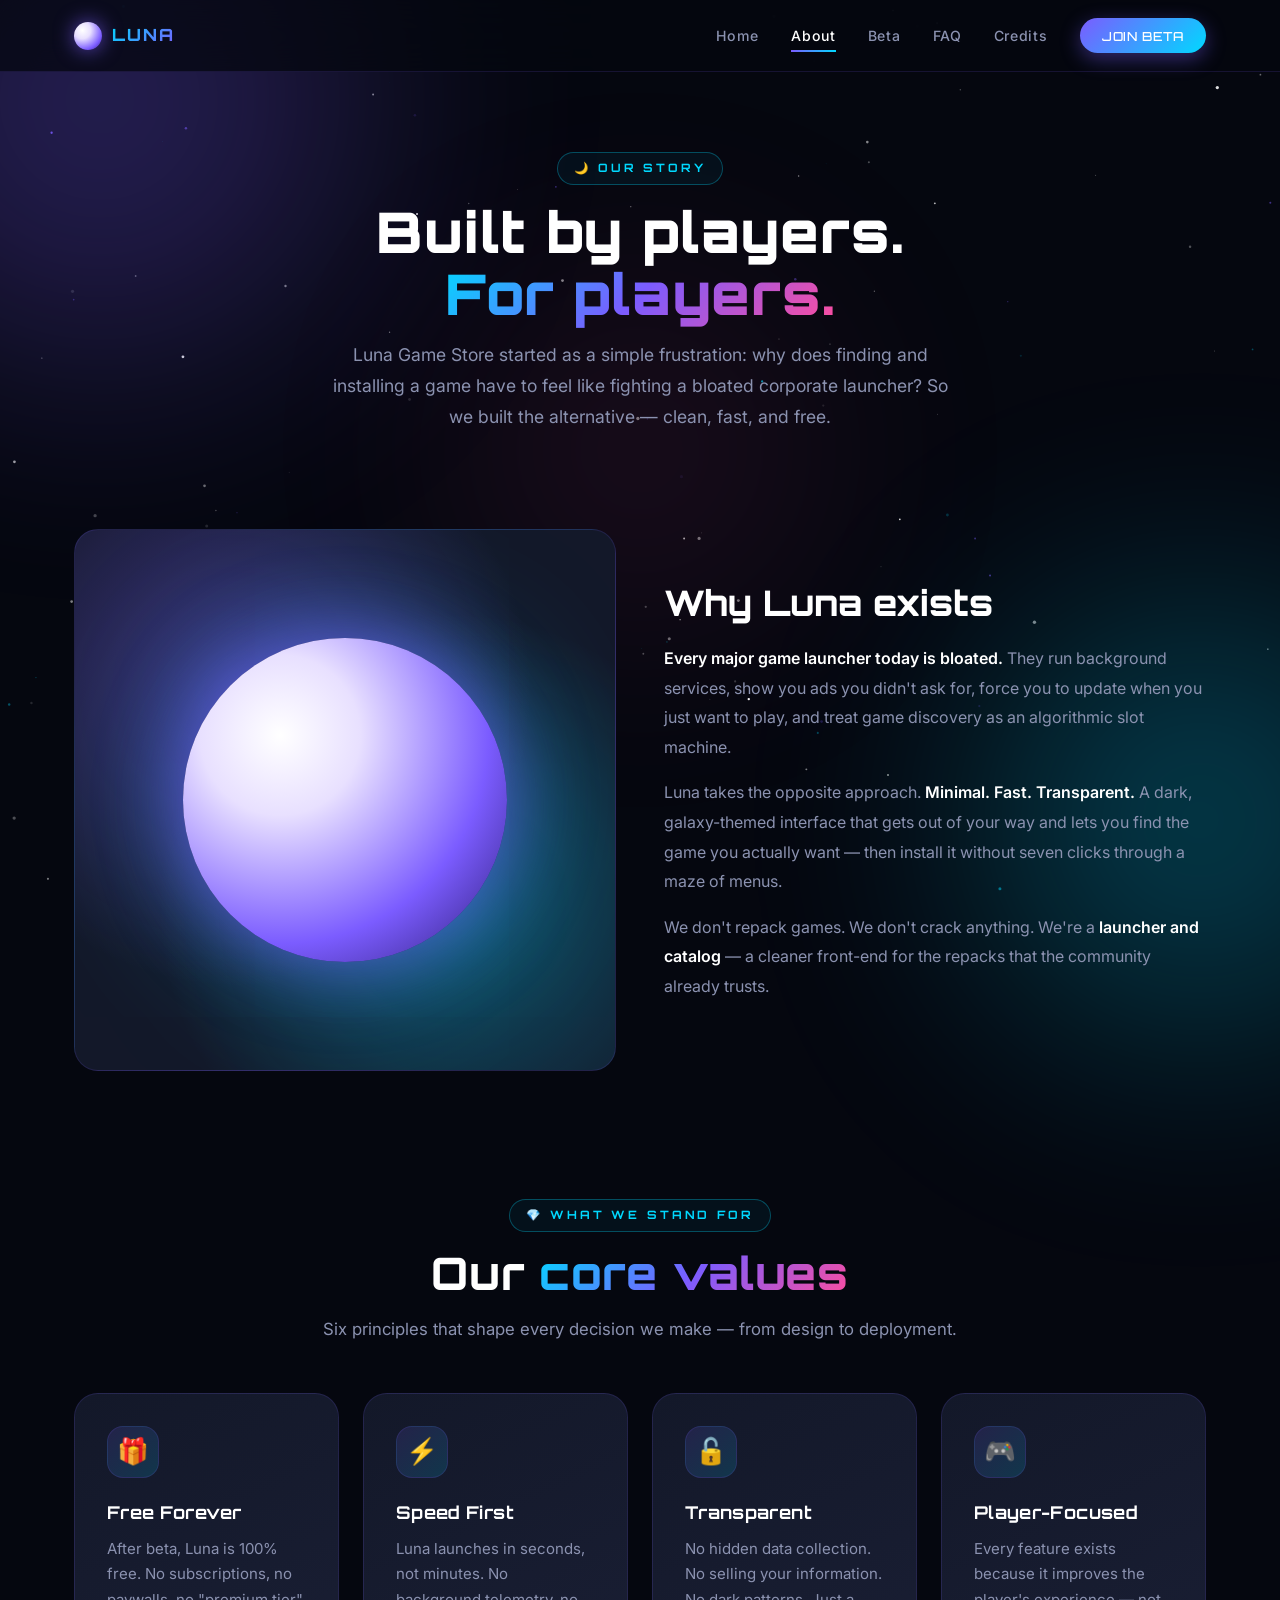
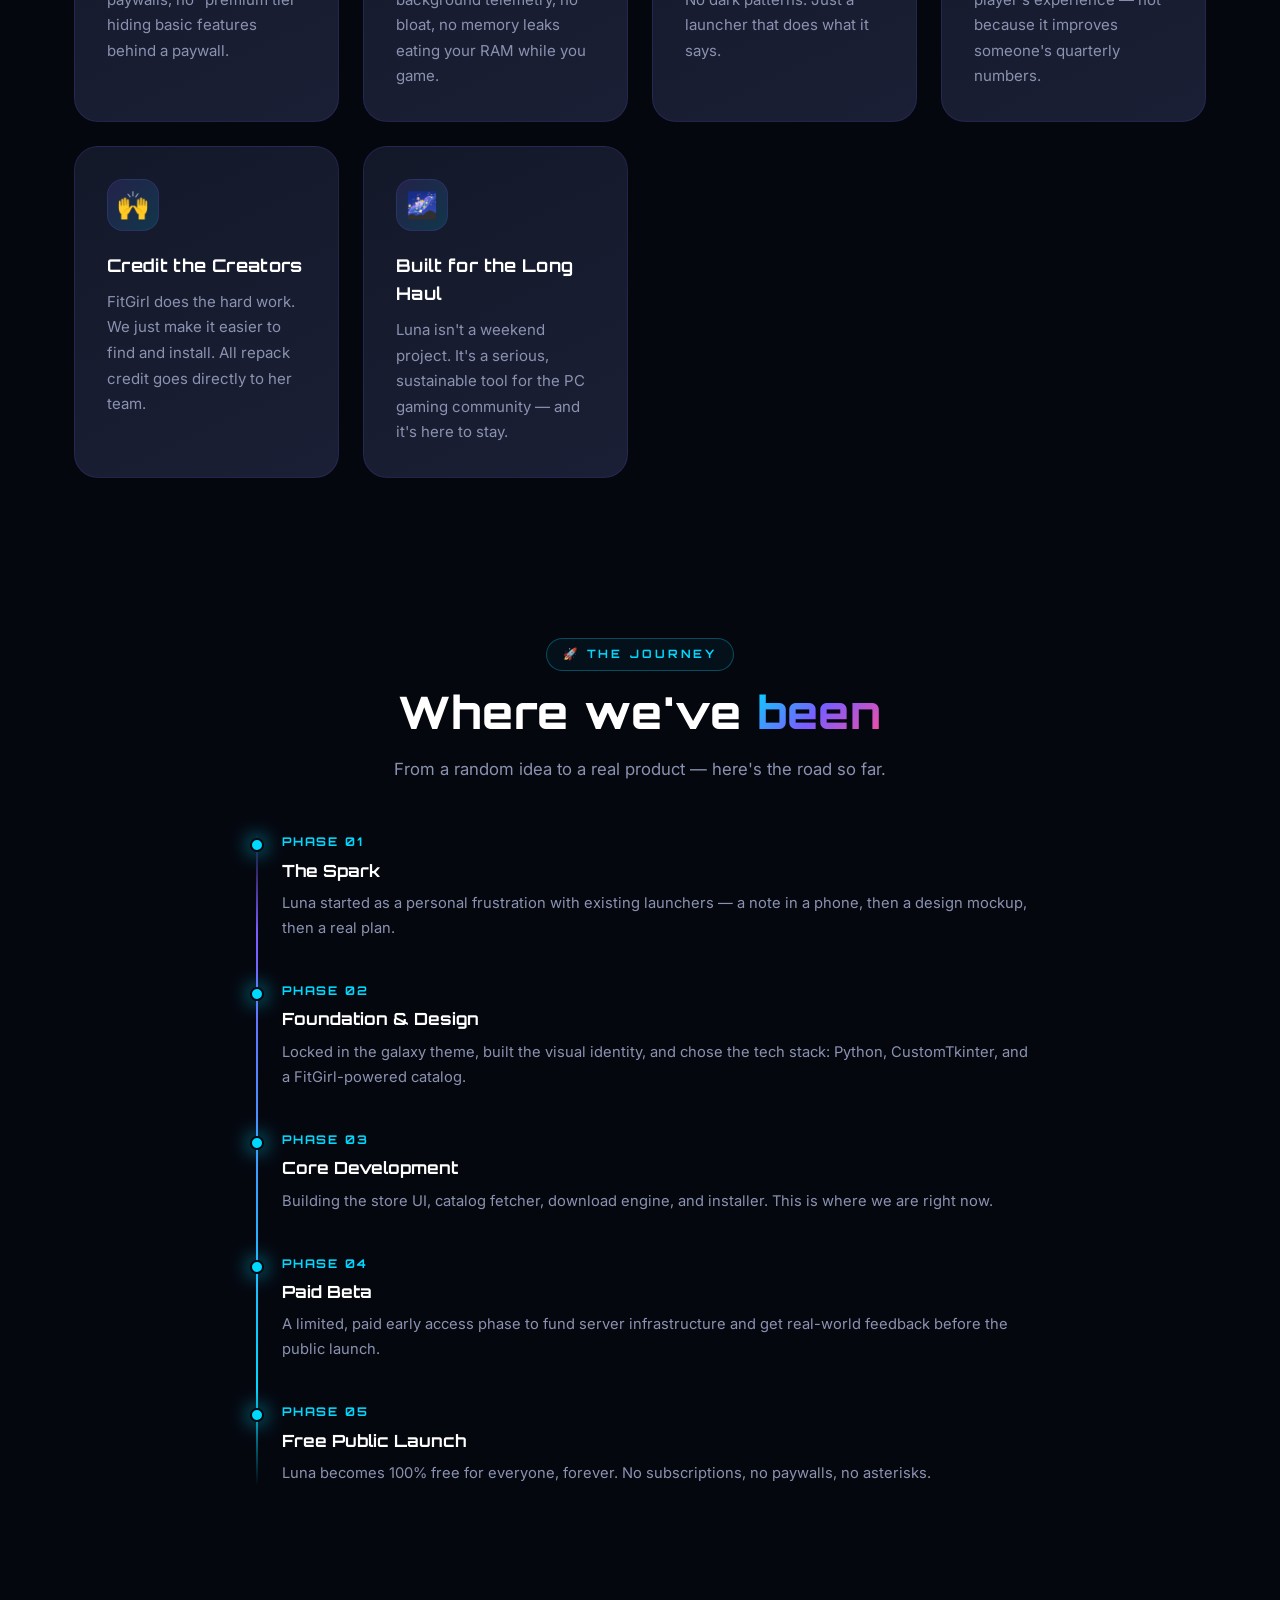
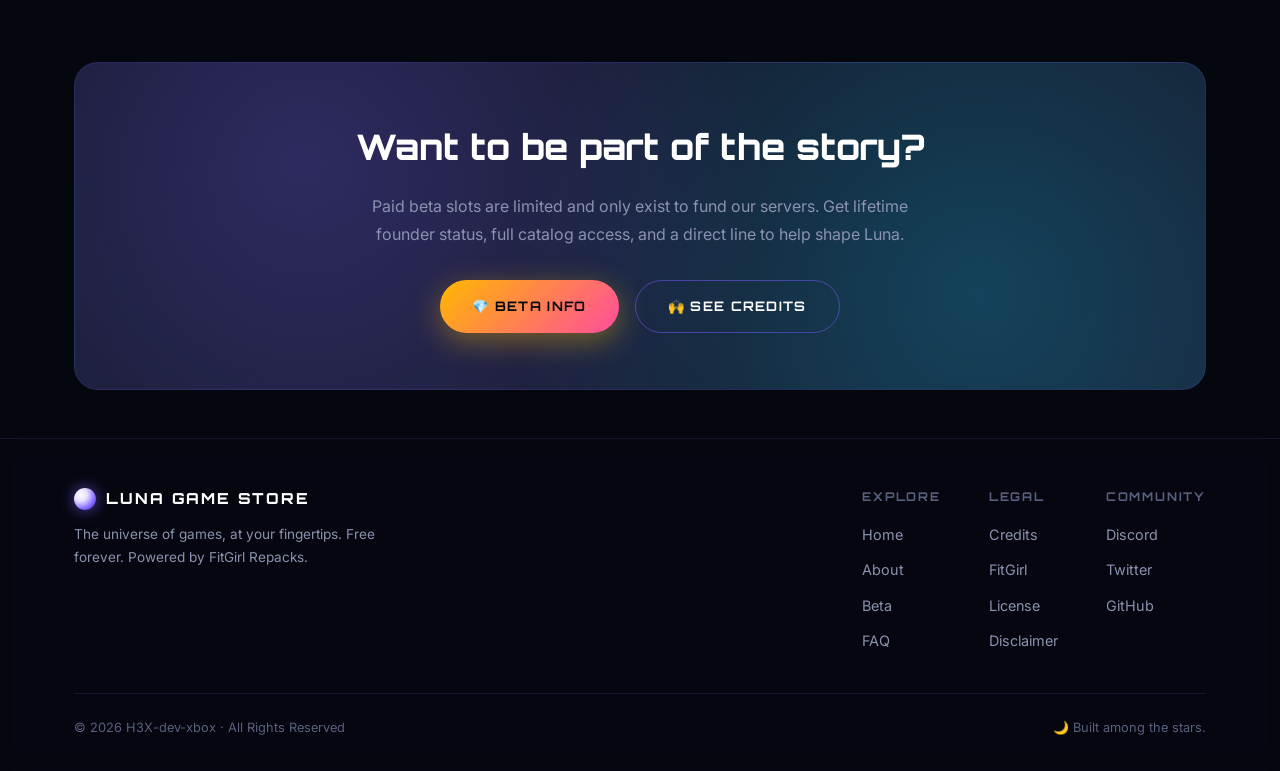
<file: docs/about.html>
<!DOCTYPE html>
<html lang="en">
<head>
  <meta charset="UTF-8" />
  <meta name="viewport" content="width=device-width, initial-scale=1.0" />
  <title>About · Luna Game Store</title>
  <meta name="description" content="The story behind Luna Game Store — a free, galaxy-themed launcher built by players, for players." />
  <link rel="preconnect" href="https://fonts.googleapis.com" />
  <link rel="preconnect" href="https://fonts.gstatic.com" crossorigin />
  <link href="https://fonts.googleapis.com/css2?family=Orbitron:wght@500;700;800;900&family=Inter:wght@300;400;500;600;700&display=swap" rel="stylesheet" />

  <style>
    /* ═══════════════════════════════════════════════
       LUNA GAME STORE — ABOUT PAGE
       Self-contained · Galaxy theme
       ═══════════════════════════════════════════════ */

    :root {
      --bg-deep:      #05070F;
      --bg-mid:       #0B0E1A;
      --surface:      #131829;
      --surface-2:    #1A1F35;
      --border:       rgba(123, 92, 255, 0.15);

      --luna-purple:  #7B5CFF;
      --luna-cyan:    #00D9FF;
      --luna-pink:    #FF4D9D;
      --luna-green:   #4DFF91;
      --luna-amber:   #FFB800;

      --text:         #FFFFFF;
      --text-dim:     #8B92B0;
      --text-faint:   #5A6180;

      --font-display: 'Orbitron', 'Segoe UI', sans-serif;
      --font-body:    'Inter', 'Segoe UI', sans-serif;

      --radius:       16px;
      --radius-lg:    24px;

      --container:    1180px;
      --nav-height:   72px;
    }

    *, *::before, *::after {
      margin: 0;
      padding: 0;
      box-sizing: border-box;
    }

    html { scroll-behavior: smooth; -webkit-text-size-adjust: 100%; }

    body {
      background: var(--bg-deep);
      color: var(--text);
      font-family: var(--font-body);
      font-size: 16px;
      line-height: 1.6;
      min-height: 100vh;
      overflow-x: hidden;
      position: relative;
    }

    a { color: inherit; text-decoration: none; }
    button { font-family: inherit; cursor: pointer; border: none; background: none; color: inherit; }
    ul { list-style: none; }

    /* ── Starfield canvas ───────────────────────── */
    #stars {
      position: fixed;
      inset: 0;
      z-index: 0;
      display: block;
      pointer-events: none;
    }

    /* ── Nebula glows ───────────────────────────── */
    .nebula {
      position: fixed;
      border-radius: 50%;
      filter: blur(130px);
      opacity: 0.28;
      z-index: 1;
      pointer-events: none;
      animation: drift 20s ease-in-out infinite;
    }

    .nebula-1 { width: 520px; height: 520px; background: var(--luna-purple); top: -160px; left: -160px; }
    .nebula-2 { width: 420px; height: 420px; background: var(--luna-cyan);   bottom: -130px; right: -130px; animation-delay: -7s; }
    .nebula-3 { width: 320px; height: 320px; background: var(--luna-pink);   top: 50%; left: 50%; transform: translate(-50%, -50%); opacity: 0.12; animation-delay: -14s; }

    @keyframes drift {
      0%, 100% { transform: translate(0, 0) scale(1); }
      50%      { transform: translate(40px, -25px) scale(1.12); }
    }

    /* ── Page wrapper ───────────────────────────── */
    .page {
      position: relative;
      z-index: 2;
      min-height: 100vh;
      display: flex;
      flex-direction: column;
    }

    .container {
      width: 100%;
      max-width: var(--container);
      margin: 0 auto;
      padding: 0 1.5rem;
    }

    /* ── Navigation ─────────────────────────────── */
    .nav {
      position: sticky;
      top: 0;
      z-index: 100;
      height: var(--nav-height);
      background: rgba(5, 7, 15, 0.75);
      backdrop-filter: blur(20px);
      -webkit-backdrop-filter: blur(20px);
      border-bottom: 1px solid var(--border);
    }

    .nav-inner {
      height: 100%;
      display: flex;
      align-items: center;
      justify-content: space-between;
    }

    .nav-logo {
      display: flex;
      align-items: center;
      gap: 0.65rem;
      font-family: var(--font-display);
      font-size: 1.05rem;
      font-weight: 800;
      letter-spacing: 0.12em;
      text-transform: uppercase;
    }

    .nav-logo .moon-icon {
      width: 28px;
      height: 28px;
      border-radius: 50%;
      background: radial-gradient(circle at 30% 30%,
        #FFFFFF 0%, #E8E0FF 30%, var(--luna-purple) 70%, #2A1A6E 100%);
      box-shadow: 0 0 20px rgba(123, 92, 255, 0.7);
      flex-shrink: 0;
    }

    .nav-logo span {
      background: linear-gradient(135deg, var(--luna-cyan), var(--luna-purple));
      -webkit-background-clip: text;
      background-clip: text;
      -webkit-text-fill-color: transparent;
    }

    .nav-links {
      display: flex;
      align-items: center;
      gap: 2rem;
    }

    .nav-links a {
      font-size: 0.88rem;
      font-weight: 500;
      letter-spacing: 0.05em;
      color: var(--text-dim);
      transition: color 0.25s ease;
      position: relative;
      padding: 0.5rem 0;
    }

    .nav-links a:hover,
    .nav-links a.active { color: var(--text); }

    .nav-links a::after {
      content: '';
      position: absolute;
      bottom: 0;
      left: 0;
      width: 0;
      height: 2px;
      background: linear-gradient(90deg, var(--luna-purple), var(--luna-cyan));
      transition: width 0.3s ease;
    }

    .nav-links a:hover::after,
    .nav-links a.active::after { width: 100%; }

    .nav-cta {
      padding: 0.6rem 1.4rem !important;
      border-radius: 999px;
      background: linear-gradient(135deg, var(--luna-purple), var(--luna-cyan));
      color: #FFFFFF !important;
      font-family: var(--font-display);
      font-size: 0.78rem !important;
      font-weight: 700;
      letter-spacing: 0.08em;
      text-transform: uppercase;
      transition: all 0.3s ease;
      box-shadow: 0 6px 20px rgba(123, 92, 255, 0.4);
    }

    .nav-cta:hover {
      transform: translateY(-2px);
      box-shadow: 0 10px 30px rgba(123, 92, 255, 0.7);
    }

    .nav-cta::after { display: none; }

    .nav-toggle {
      display: none;
      width: 40px;
      height: 40px;
      flex-direction: column;
      align-items: center;
      justify-content: center;
      position: relative;
      z-index: 101;
    }

    .nav-toggle span {
      display: block;
      width: 22px;
      height: 2px;
      background: var(--text);
      border-radius: 2px;
      transition: all 0.3s ease;
    }

    .nav-toggle span + span { margin-top: 5px; }
    .nav-toggle.open span:nth-child(1) { transform: translateY(7px) rotate(45deg); }
    .nav-toggle.open span:nth-child(2) { opacity: 0; }
    .nav-toggle.open span:nth-child(3) { transform: translateY(-7px) rotate(-45deg); }

    /* ── Buttons ────────────────────────────────── */
    .btn {
      display: inline-flex;
      align-items: center;
      gap: 0.6rem;
      padding: 0.95rem 2rem;
      font-family: var(--font-display);
      font-size: 0.82rem;
      font-weight: 700;
      letter-spacing: 0.1em;
      text-transform: uppercase;
      border-radius: 999px;
      cursor: pointer;
      transition: all 0.3s cubic-bezier(0.34, 1.56, 0.64, 1);
    }

    .btn-primary {
      background: linear-gradient(135deg, var(--luna-purple), var(--luna-cyan));
      color: #FFFFFF;
      box-shadow: 0 8px 30px rgba(123, 92, 255, 0.4);
    }

    .btn-primary:hover {
      transform: translateY(-3px) scale(1.03);
      box-shadow: 0 14px 40px rgba(123, 92, 255, 0.7);
    }

    .btn-secondary {
      background: transparent;
      color: var(--text);
      border: 1.5px solid rgba(123, 92, 255, 0.5);
    }

    .btn-secondary:hover {
      border-color: var(--luna-cyan);
      background: rgba(0, 217, 255, 0.08);
      transform: translateY(-3px);
      box-shadow: 0 0 30px rgba(0, 217, 255, 0.3);
    }

    .btn-amber {
      background: linear-gradient(135deg, var(--luna-amber), var(--luna-pink));
      color: #05070F;
      box-shadow: 0 8px 30px rgba(255, 184, 0, 0.4);
    }

    .btn-amber:hover {
      transform: translateY(-3px) scale(1.03);
      box-shadow: 0 14px 40px rgba(255, 184, 0, 0.6);
    }

    /* ── Sections ───────────────────────────────── */
    .section { padding: 5rem 0; }
    .section-sm { padding: 3rem 0; }

    .eyebrow {
      display: inline-block;
      font-family: var(--font-display);
      font-size: 0.72rem;
      font-weight: 700;
      letter-spacing: 0.25em;
      text-transform: uppercase;
      color: var(--luna-cyan);
      margin-bottom: 1rem;
      padding: 0.4rem 1rem;
      border-radius: 999px;
      border: 1px solid rgba(0, 217, 255, 0.3);
      background: rgba(0, 217, 255, 0.05);
    }

    .section-title {
      font-family: var(--font-display);
      font-size: clamp(1.8rem, 4.5vw, 2.8rem);
      font-weight: 800;
      letter-spacing: 0.02em;
      line-height: 1.15;
      margin-bottom: 1rem;
    }

    .section-title span {
      background: linear-gradient(135deg, var(--luna-cyan), var(--luna-purple), var(--luna-pink));
      -webkit-background-clip: text;
      background-clip: text;
      -webkit-text-fill-color: transparent;
    }

    .section-sub {
      font-size: 1.05rem;
      color: var(--text-dim);
      max-width: 640px;
      line-height: 1.75;
    }

    .text-center { text-align: center; }
    .text-center .section-sub { margin-left: auto; margin-right: auto; }

    /* ── Page hero ──────────────────────────────── */
    .page-hero {
      padding: 5rem 0 3rem;
      text-align: center;
    }

    .page-hero h1 {
      font-family: var(--font-display);
      font-size: clamp(2rem, 6vw, 3.5rem);
      font-weight: 900;
      letter-spacing: 0.02em;
      line-height: 1.1;
      margin-bottom: 1rem;
    }

    .page-hero h1 span {
      background: linear-gradient(135deg, var(--luna-cyan), var(--luna-purple), var(--luna-pink));
      -webkit-background-clip: text;
      background-clip: text;
      -webkit-text-fill-color: transparent;
    }

    .page-hero p {
      color: var(--text-dim);
      font-size: 1.1rem;
      max-width: 640px;
      margin: 0 auto;
      line-height: 1.75;
    }

    /* ── Story block ────────────────────────────── */
    .story {
      display: grid;
      grid-template-columns: 1fr 1fr;
      gap: 3rem;
      align-items: center;
    }

    .story-visual {
      aspect-ratio: 1 / 1;
      border-radius: var(--radius-lg);
      background:
        radial-gradient(circle at 30% 30%, rgba(123, 92, 255, 0.4) 0%, transparent 55%),
        radial-gradient(circle at 70% 70%, rgba(0, 217, 255, 0.3) 0%, transparent 55%),
        var(--surface);
      border: 1px solid var(--border);
      position: relative;
      overflow: hidden;
      display: flex;
      align-items: center;
      justify-content: center;
    }

    .story-visual .big-moon {
      width: 60%;
      aspect-ratio: 1 / 1;
      border-radius: 50%;
      background: radial-gradient(circle at 30% 30%,
        #FFFFFF 0%, #E8E0FF 25%, var(--luna-purple) 65%, #2A1A6E 100%);
      box-shadow:
        0 0 80px rgba(123, 92, 255, 0.7),
        0 0 160px rgba(0, 217, 255, 0.4);
      animation: float 6s ease-in-out infinite;
    }

    @keyframes float {
      0%, 100% { transform: translateY(0); }
      50%      { transform: translateY(-20px); }
    }

    .story-text h2 {
      font-family: var(--font-display);
      font-size: clamp(1.5rem, 3.5vw, 2.2rem);
      font-weight: 800;
      margin-bottom: 1.25rem;
      line-height: 1.2;
    }

    .story-text p {
      color: var(--text-dim);
      line-height: 1.85;
      margin-bottom: 1rem;
      font-size: 1rem;
    }

    .story-text p strong { color: var(--text); font-weight: 600; }

    /* ── Cards ──────────────────────────────────── */
    .grid {
      display: grid;
      gap: 1.5rem;
    }

    .grid-3 { grid-template-columns: repeat(auto-fit, minmax(260px, 1fr)); }

    .card {
      background: linear-gradient(155deg, var(--surface) 0%, var(--surface-2) 100%);
      border: 1px solid var(--border);
      border-radius: var(--radius-lg);
      padding: 2rem;
      transition: all 0.35s ease;
      position: relative;
      overflow: hidden;
    }

    .card:hover {
      transform: translateY(-6px);
      box-shadow: 0 20px 50px rgba(0, 0, 0, 0.5), 0 0 40px rgba(123, 92, 255, 0.35);
      border-color: rgba(123, 92, 255, 0.4);
    }

    .card-icon {
      width: 52px;
      height: 52px;
      border-radius: var(--radius);
      display: flex;
      align-items: center;
      justify-content: center;
      font-size: 1.6rem;
      margin-bottom: 1.25rem;
      background: linear-gradient(135deg, rgba(123, 92, 255, 0.15), rgba(0, 217, 255, 0.15));
      border: 1px solid var(--border);
    }

    .card h3 {
      font-family: var(--font-display);
      font-size: 1.1rem;
      font-weight: 700;
      margin-bottom: 0.6rem;
      letter-spacing: 0.02em;
    }

    .card p {
      color: var(--text-dim);
      font-size: 0.94rem;
      line-height: 1.7;
    }

    /* ── Timeline ───────────────────────────────── */
    .timeline {
      position: relative;
      max-width: 780px;
      margin: 3rem auto 0;
      padding-left: 2rem;
    }

    .timeline::before {
      content: '';
      position: absolute;
      left: 6px;
      top: 0;
      bottom: 0;
      width: 2px;
      background: linear-gradient(180deg,
        transparent 0%,
        var(--luna-purple) 15%,
        var(--luna-cyan) 85%,
        transparent 100%);
    }

    .timeline-item {
      position: relative;
      padding-bottom: 2.5rem;
    }

    .timeline-item:last-child { padding-bottom: 0; }

    .timeline-item::before {
      content: '';
      position: absolute;
      left: -2rem;
      top: 6px;
      width: 14px;
      height: 14px;
      border-radius: 50%;
      background: var(--luna-cyan);
      box-shadow: 0 0 20px var(--luna-cyan);
      border: 2px solid var(--bg-deep);
    }

    .timeline-date {
      font-family: var(--font-display);
      font-size: 0.75rem;
      font-weight: 700;
      letter-spacing: 0.15em;
      text-transform: uppercase;
      color: var(--luna-cyan);
      margin-bottom: 0.4rem;
    }

    .timeline-title {
      font-family: var(--font-display);
      font-size: 1.05rem;
      font-weight: 700;
      margin-bottom: 0.4rem;
    }

    .timeline-desc {
      color: var(--text-dim);
      font-size: 0.92rem;
      line-height: 1.7;
    }

    /* ── CTA block ──────────────────────────────── */
    .cta-block {
      margin-top: 3rem;
      padding: 3.5rem 2rem;
      border-radius: var(--radius-lg);
      background:
        radial-gradient(circle at 20% 30%, rgba(123, 92, 255, 0.25) 0%, transparent 50%),
        radial-gradient(circle at 80% 70%, rgba(0, 217, 255, 0.2) 0%, transparent 50%),
        linear-gradient(155deg, var(--surface) 0%, var(--surface-2) 100%);
      border: 1px solid var(--border);
      text-align: center;
    }

    .cta-block h2 {
      font-family: var(--font-display);
      font-size: clamp(1.5rem, 3.5vw, 2.2rem);
      font-weight: 800;
      margin-bottom: 1rem;
    }

    .cta-block p {
      color: var(--text-dim);
      max-width: 540px;
      margin: 0 auto 2rem;
      line-height: 1.75;
    }

    .cta-actions {
      display: flex;
      gap: 1rem;
      justify-content: center;
      flex-wrap: wrap;
    }

    /* ── Footer ─────────────────────────────────── */
    .footer {
      margin-top: auto;
      padding: 3rem 0 2rem;
      border-top: 1px solid var(--border);
      background: rgba(5, 7, 15, 0.6);
      backdrop-filter: blur(10px);
      position: relative;
      z-index: 2;
    }

    .footer-inner {
      display: flex;
      flex-wrap: wrap;
      gap: 2rem;
      justify-content: space-between;
      align-items: flex-start;
    }

    .footer-brand {
      display: flex;
      align-items: center;
      gap: 0.65rem;
      font-family: var(--font-display);
      font-size: 0.95rem;
      font-weight: 800;
      letter-spacing: 0.12em;
      text-transform: uppercase;
      margin-bottom: 0.75rem;
    }

    .footer-tag {
      color: var(--text-dim);
      font-size: 0.85rem;
      max-width: 340px;
      line-height: 1.7;
    }

    .footer-links {
      display: flex;
      gap: 3rem;
      flex-wrap: wrap;
    }

    .footer-col h4 {
      font-family: var(--font-display);
      font-size: 0.75rem;
      font-weight: 700;
      letter-spacing: 0.15em;
      text-transform: uppercase;
      color: var(--text-faint);
      margin-bottom: 1rem;
    }

    .footer-col ul {
      display: flex;
      flex-direction: column;
      gap: 0.6rem;
    }

    .footer-col a {
      color: var(--text-dim);
      font-size: 0.9rem;
      transition: color 0.25s ease;
    }

    .footer-col a:hover { color: var(--luna-cyan); }

    .footer-bottom {
      margin-top: 2.5rem;
      padding-top: 1.5rem;
      border-top: 1px solid var(--border);
      display: flex;
      justify-content: space-between;
      flex-wrap: wrap;
      gap: 1rem;
      font-size: 0.8rem;
      color: var(--text-faint);
    }

    /* ── Responsive ─────────────────────────────── */
    @media (max-width: 720px) {
      .nav-links {
        position: fixed;
        inset: var(--nav-height) 0 0 0;
        background: rgba(5, 7, 15, 0.97);
        backdrop-filter: blur(30px);
        flex-direction: column;
        justify-content: flex-start;
        padding: 3rem 2rem;
        gap: 2rem;
        transform: translateX(100%);
        transition: transform 0.4s cubic-bezier(0.34, 1.56, 0.64, 1);
      }

      .nav-links.open { transform: translateX(0); }
      .nav-links a { font-size: 1.3rem; }
      .nav-toggle { display: flex; }

      .section { padding: 3.5rem 0; }
      .card { padding: 1.5rem; }
      .story { grid-template-columns: 1fr; gap: 2rem; }
      .story-visual { aspect-ratio: 4 / 3; }
      .footer-links { gap: 2rem; }
    }

    @media (prefers-reduced-motion: reduce) {
      *, *::before, *::after {
        animation-duration: 0.01ms !important;
        animation-iteration-count: 1 !important;
        transition-duration: 0.01ms !important;
      }
    }
  </style>
</head>
<body>

  <canvas id="stars"></canvas>
  <div class="nebula nebula-1"></div>
  <div class="nebula nebula-2"></div>
  <div class="nebula nebula-3"></div>

  <div class="page">

    <!-- ═══════════ NAV ═══════════ -->
    <nav class="nav">
      <div class="container nav-inner">
        <a href="./" class="nav-logo">
          <span class="moon-icon"></span>
          <span>Luna</span>
        </a>

        <button class="nav-toggle" aria-label="Toggle menu">
          <span></span><span></span><span></span>
        </button>

        <ul class="nav-links">
          <li><a href="./">Home</a></li>
          <li><a href="about.html" class="active">About</a></li>
          <li><a href="beta.html">Beta</a></li>
          <li><a href="faq.html">FAQ</a></li>
          <li><a href="credits.html">Credits</a></li>
          <li><a href="beta.html" class="nav-cta">Join Beta</a></li>
        </ul>
      </div>
    </nav>

    <!-- ═══════════ HERO ═══════════ -->
    <section class="page-hero">
      <div class="container">
        <span class="eyebrow">🌙 Our Story</span>
        <h1>Built by players.<br /><span>For players.</span></h1>
        <p>
          Luna Game Store started as a simple frustration: why does finding and installing
          a game have to feel like fighting a bloated corporate launcher? So we built the
          alternative — clean, fast, and free.
        </p>
      </div>
    </section>

    <!-- ═══════════ STORY ═══════════ -->
    <section class="section-sm">
      <div class="container">
        <div class="story">

          <div class="story-visual">
            <div class="big-moon"></div>
          </div>

          <div class="story-text">
            <h2>Why Luna exists</h2>
            <p>
              <strong>Every major game launcher today is bloated.</strong> They run background services,
              show you ads you didn't ask for, force you to update when you just want to play, and treat
              game discovery as an algorithmic slot machine.
            </p>
            <p>
              Luna takes the opposite approach. <strong>Minimal.</strong> <strong>Fast.</strong>
              <strong>Transparent.</strong> A dark, galaxy-themed interface that gets out of your way
              and lets you find the game you actually want — then install it without seven clicks
              through a maze of menus.
            </p>
            <p>
              We don't repack games. We don't crack anything. We're a <strong>launcher and catalog</strong> —
              a cleaner front-end for the repacks that the community already trusts.
            </p>
          </div>

        </div>
      </div>
    </section>

    <!-- ═══════════ VALUES ═══════════ -->
    <section class="section">
      <div class="container">
        <div class="text-center" style="margin-bottom: 3rem;">
          <span class="eyebrow">💎 What We Stand For</span>
          <h2 class="section-title">Our <span>core values</span></h2>
          <p class="section-sub">
            Six principles that shape every decision we make — from design to deployment.
          </p>
        </div>

        <div class="grid grid-3">

          <div class="card">
            <div class="card-icon">🎁</div>
            <h3>Free Forever</h3>
            <p>
              After beta, Luna is 100% free. No subscriptions, no paywalls, no "premium tier"
              hiding basic features behind a paywall.
            </p>
          </div>

          <div class="card">
            <div class="card-icon">⚡</div>
            <h3>Speed First</h3>
            <p>
              Luna launches in seconds, not minutes. No background telemetry, no bloat, no
              memory leaks eating your RAM while you game.
            </p>
          </div>

          <div class="card">
            <div class="card-icon">🔓</div>
            <h3>Transparent</h3>
            <p>
              No hidden data collection. No selling your information. No dark patterns.
              Just a launcher that does what it says.
            </p>
          </div>

          <div class="card">
            <div class="card-icon">🎮</div>
            <h3>Player-Focused</h3>
            <p>
              Every feature exists because it improves the player's experience — not because
              it improves someone's quarterly numbers.
            </p>
          </div>

          <div class="card">
            <div class="card-icon">🙌</div>
            <h3>Credit the Creators</h3>
            <p>
              FitGirl does the hard work. We just make it easier to find and install. All
              repack credit goes directly to her team.
            </p>
          </div>

          <div class="card">
            <div class="card-icon">🌌</div>
            <h3>Built for the Long Haul</h3>
            <p>
              Luna isn't a weekend project. It's a serious, sustainable tool for the PC
              gaming community — and it's here to stay.
            </p>
          </div>

        </div>
      </div>
    </section>

    <!-- ═══════════ TIMELINE ═══════════ -->
    <section class="section">
      <div class="container">
        <div class="text-center">
          <span class="eyebrow">🚀 The Journey</span>
          <h2 class="section-title">Where we've <span>been</span></h2>
          <p class="section-sub">
            From a random idea to a real product — here's the road so far.
          </p>
        </div>

        <div class="timeline">

          <div class="timeline-item">
            <div class="timeline-date">Phase 01</div>
            <div class="timeline-title">The Spark</div>
            <div class="timeline-desc">
              Luna started as a personal frustration with existing launchers — a note in a phone,
              then a design mockup, then a real plan.
            </div>
          </div>

          <div class="timeline-item">
            <div class="timeline-date">Phase 02</div>
            <div class="timeline-title">Foundation & Design</div>
            <div class="timeline-desc">
              Locked in the galaxy theme, built the visual identity, and chose the tech stack:
              Python, CustomTkinter, and a FitGirl-powered catalog.
            </div>
          </div>

          <div class="timeline-item">
            <div class="timeline-date">Phase 03</div>
            <div class="timeline-title">Core Development</div>
            <div class="timeline-desc">
              Building the store UI, catalog fetcher, download engine, and installer.
              This is where we are right now.
            </div>
          </div>

          <div class="timeline-item">
            <div class="timeline-date">Phase 04</div>
            <div class="timeline-title">Paid Beta</div>
            <div class="timeline-desc">
              A limited, paid early access phase to fund server infrastructure and
              get real-world feedback before the public launch.
            </div>
          </div>

          <div class="timeline-item">
            <div class="timeline-date">Phase 05</div>
            <div class="timeline-title">Free Public Launch</div>
            <div class="timeline-desc">
              Luna becomes 100% free for everyone, forever. No subscriptions,
              no paywalls, no asterisks.
            </div>
          </div>

        </div>
      </div>
    </section>

    <!-- ═══════════ CTA ═══════════ -->
    <section class="section-sm">
      <div class="container">
        <div class="cta-block">
          <h2>Want to be part of the story?</h2>
          <p>
            Paid beta slots are limited and only exist to fund our servers. Get lifetime
            founder status, full catalog access, and a direct line to help shape Luna.
          </p>
          <div class="cta-actions">
            <a href="beta.html" class="btn btn-amber">💎 Beta Info</a>
            <a href="credits.html" class="btn btn-secondary">🙌 See Credits</a>
          </div>
        </div>
      </div>
    </section>

    <!-- ═══════════ FOOTER ═══════════ -->
    <footer class="footer">
      <div class="container">

        <div class="footer-inner">

          <div>
            <div class="footer-brand">
              <span class="moon-icon" style="width:22px;height:22px;border-radius:50%;background:radial-gradient(circle at 30% 30%,#FFFFFF 0%,#E8E0FF 30%,var(--luna-purple) 70%,#2A1A6E 100%);box-shadow:0 0 16px rgba(123,92,255,0.7);"></span>
              Luna Game Store
            </div>
            <p class="footer-tag">
              The universe of games, at your fingertips. Free forever.
              Powered by FitGirl Repacks.
            </p>
          </div>

          <div class="footer-links">
            <div class="footer-col">
              <h4>Explore</h4>
              <ul>
                <li><a href="./">Home</a></li>
                <li><a href="about.html">About</a></li>
                <li><a href="beta.html">Beta</a></li>
                <li><a href="faq.html">FAQ</a></li>
              </ul>
            </div>
            <div class="footer-col">
              <h4>Legal</h4>
              <ul>
                <li><a href="credits.html">Credits</a></li>
                <li><a href="credits.html">FitGirl</a></li>
                <li><a href="#">License</a></li>
                <li><a href="#">Disclaimer</a></li>
              </ul>
            </div>
            <div class="footer-col">
              <h4>Community</h4>
              <ul>
                <li><a href="#">Discord</a></li>
                <li><a href="#">Twitter</a></li>
                <li><a href="https://github.com/H3X-dev-xbox" target="_blank" rel="noopener">GitHub</a></li>
              </ul>
            </div>
          </div>

        </div>

        <div class="footer-bottom">
          <span>© 2026 H3X-dev-xbox · All Rights Reserved</span>
          <span>🌙 Built among the stars.</span>
        </div>

      </div>
    </footer>

  </div>

  <script>
    /* ═══════════════════════════════════════════════
       STARFIELD — Animated canvas background
       ═══════════════════════════════════════════════ */
    const canvas = document.getElementById('stars');
    const ctx = canvas.getContext('2d');
    let stars = [];
    let shootingStars = [];

    function resize() {
      canvas.width = window.innerWidth;
      canvas.height = window.innerHeight;
      buildStars();
    }

    function buildStars() {
      stars = [];
      const count = Math.floor((canvas.width * canvas.height) / 9000);
      for (let i = 0; i < count; i++) {
        stars.push({
          x: Math.random() * canvas.width,
          y: Math.random() * canvas.height,
          r: Math.random() * 1.4 + 0.3,
          alpha: Math.random() * 0.7 + 0.3,
          speed: Math.random() * 0.02 + 0.005,
          phase: Math.random() * Math.PI * 2,
          color: pickStarColor()
        });
      }
    }

    function pickStarColor() {
      const r = Math.random();
      if (r < 0.75) return '255,255,255';
      if (r < 0.88) return '123,92,255';
      return '0,217,255';
    }

    function spawnShootingStar() {
      shootingStars.push({
        x: Math.random() * canvas.width,
        y: -20,
        vx: -6 - Math.random() * 4,
        vy: 4 + Math.random() * 3,
        len: 100 + Math.random() * 80,
        life: 1
      });
    }

    function draw() {
      ctx.clearRect(0, 0, canvas.width, canvas.height);

      stars.forEach(s => {
        s.phase += s.speed;
        const twinkle = Math.sin(s.phase) * 0.4 + 0.6;
        ctx.beginPath();
        ctx.arc(s.x, s.y, s.r, 0, Math.PI * 2);
        ctx.fillStyle = `rgba(${s.color},${s.alpha * twinkle})`;
        ctx.fill();
      });

      shootingStars = shootingStars.filter(s => s.life > 0);
      shootingStars.forEach(s => {
        const grad = ctx.createLinearGradient(
          s.x, s.y,
          s.x - s.vx * (s.len / 10), s.y - s.vy * (s.len / 10)
        );
        grad.addColorStop(0, `rgba(0,217,255,${s.life})`);
        grad.addColorStop(1, 'rgba(0,217,255,0)');
        ctx.strokeStyle = grad;
        ctx.lineWidth = 2;
        ctx.beginPath();
        ctx.moveTo(s.x, s.y);
        ctx.lineTo(s.x - s.vx * (s.len / 10), s.y - s.vy * (s.len / 10));
        ctx.stroke();

        s.x += s.vx;
        s.y += s.vy;
        s.life -= 0.012;
      });

      requestAnimationFrame(draw);
    }

    window.addEventListener('resize', resize);
    resize();
    requestAnimationFrame(draw);

    setInterval(() => {
      if (Math.random() < 0.7) spawnShootingStar();
    }, 4500);

    /* ═══════════════════════════════════════════════
       MOBILE NAV TOGGLE
       ═══════════════════════════════════════════════ */
    const toggle = document.querySelector('.nav-toggle');
    const navLinks = document.querySelector('.nav-links');

    toggle.addEventListener('click', () => {
      toggle.classList.toggle('open');
      navLinks.classList.toggle('open');
    });

    navLinks.querySelectorAll('a').forEach(link => {
      link.addEventListener('click', () => {
        toggle.classList.remove('open');
        navLinks.classList.remove('open');
      });
    });
  </script>

</body>
  </html>
</file>
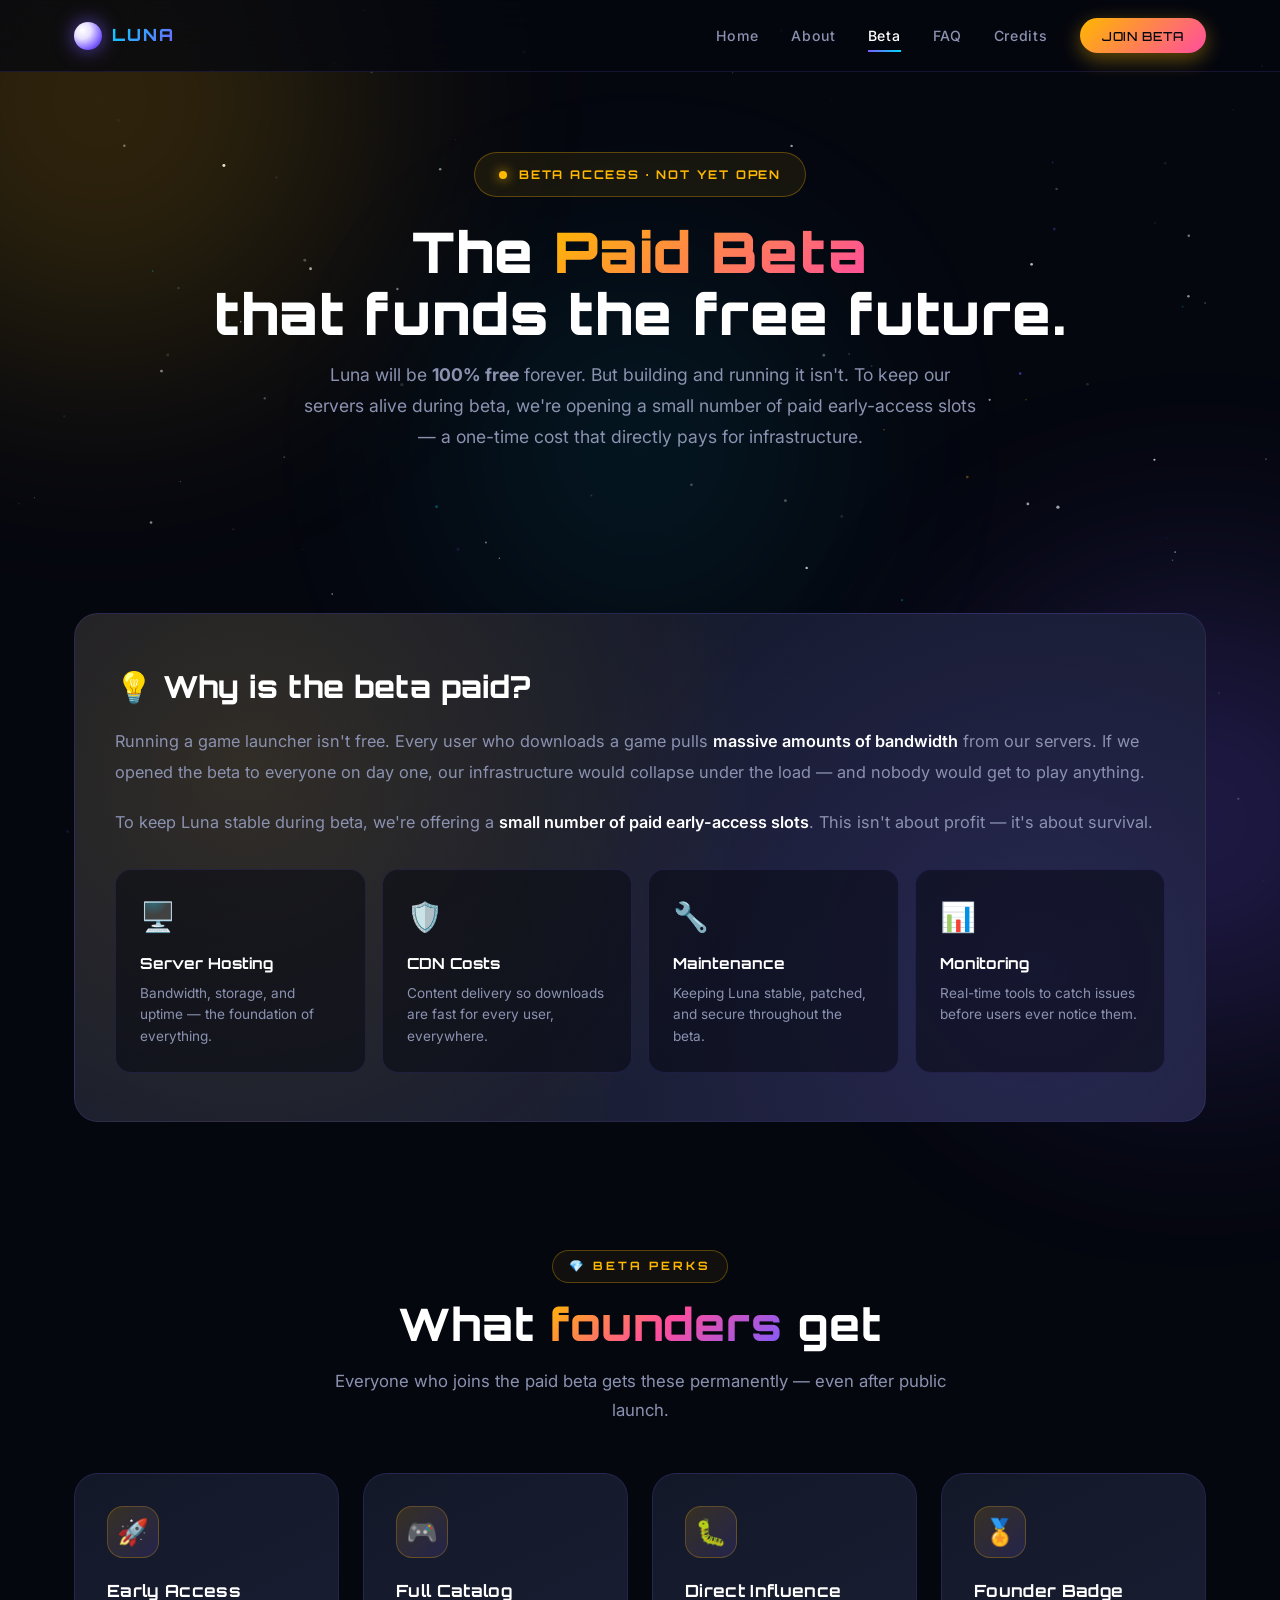
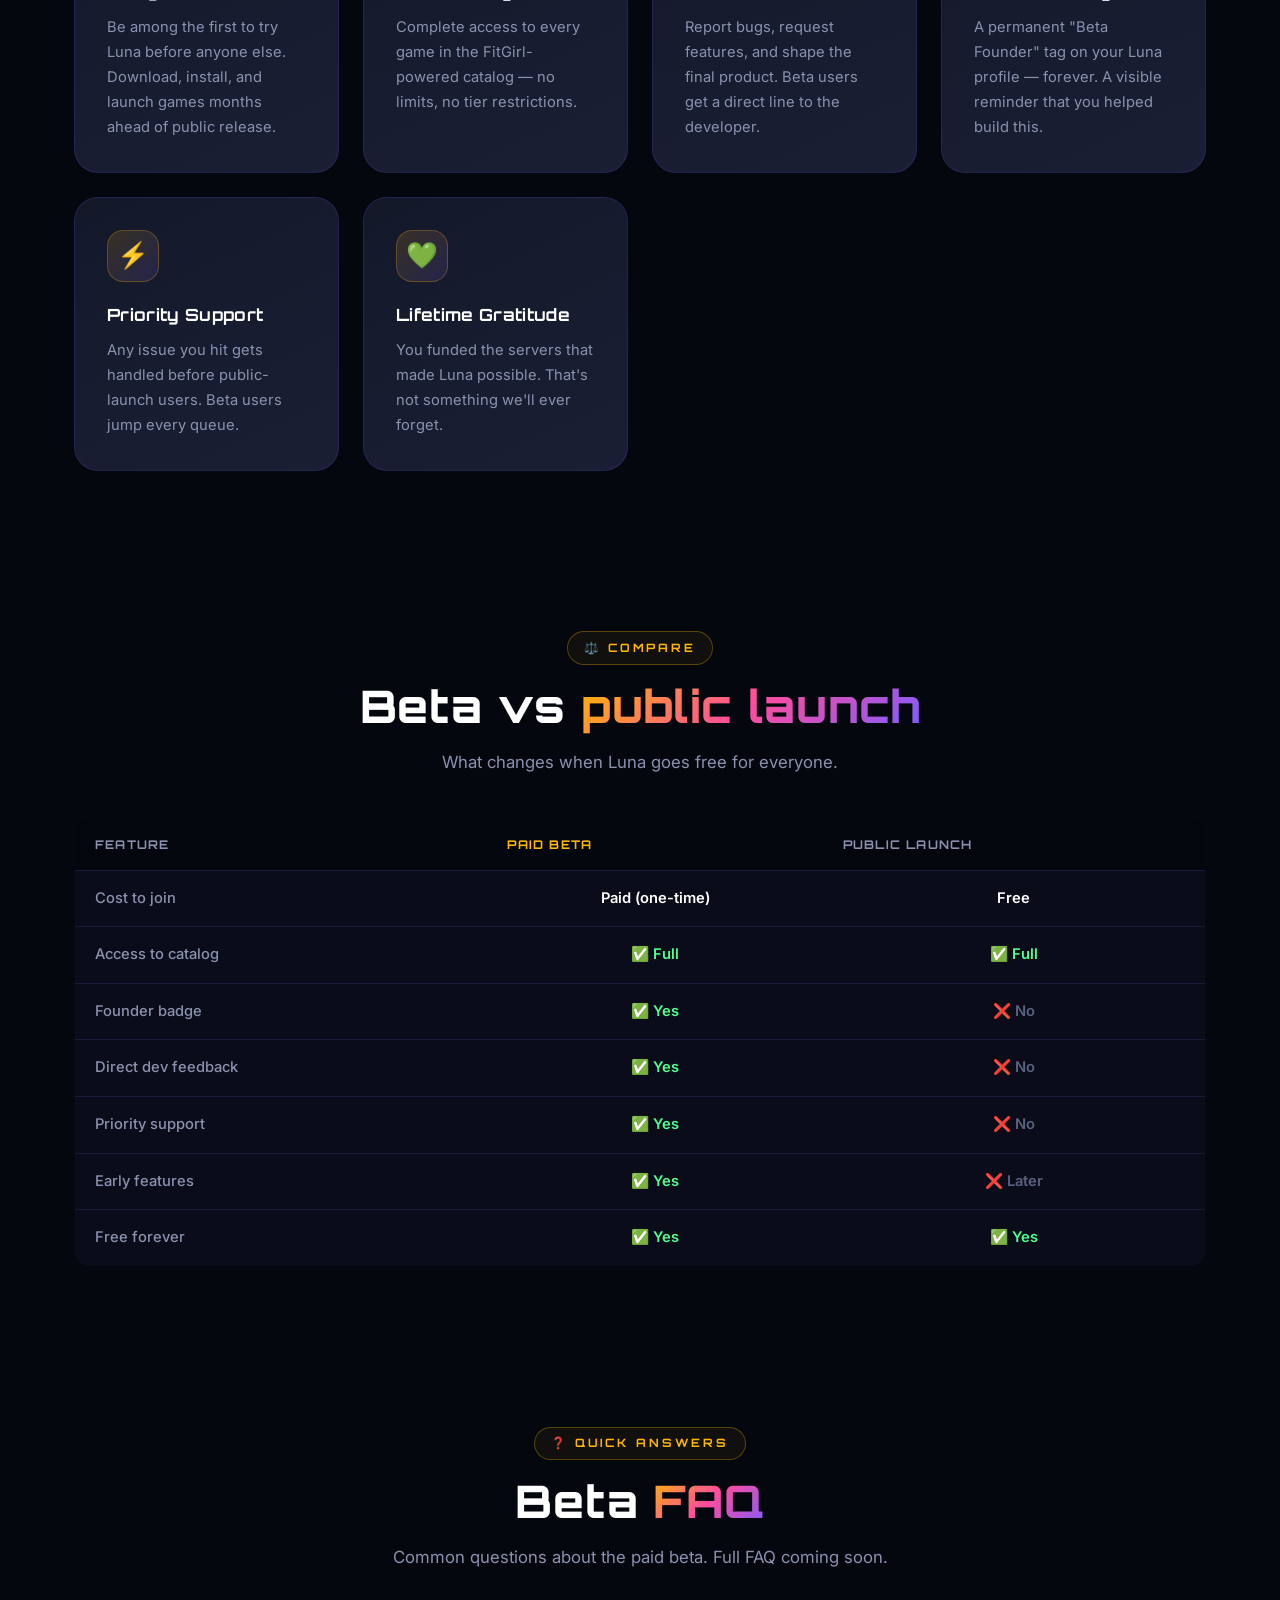
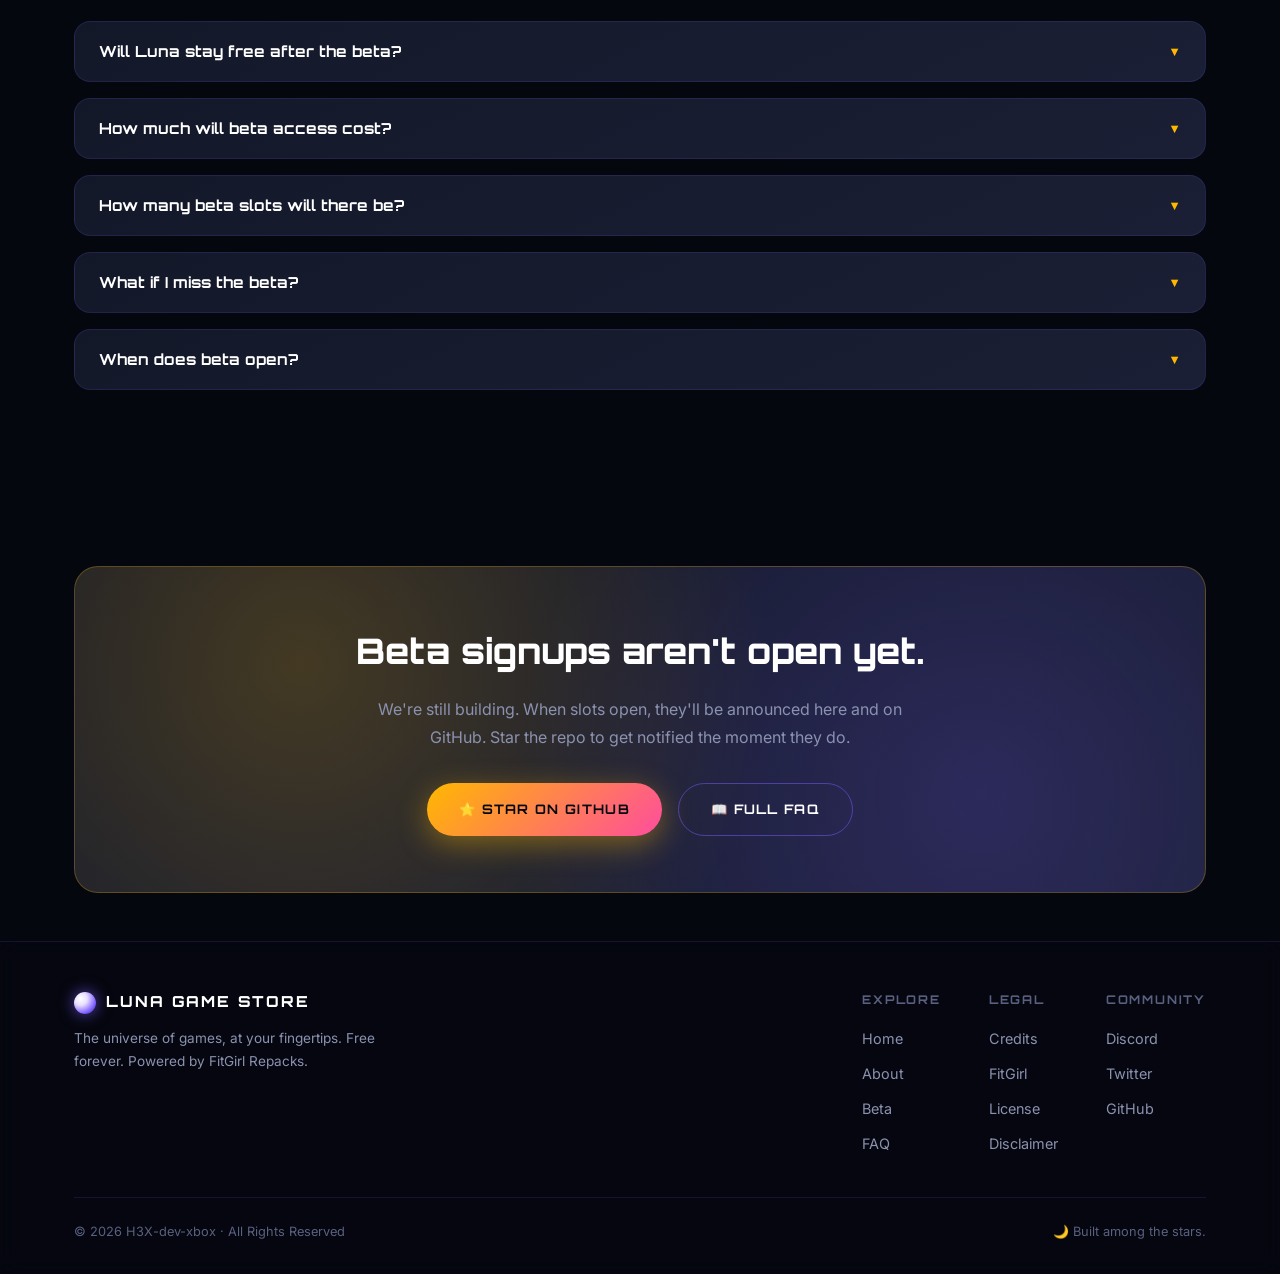
<file: docs/beta.html>
<!DOCTYPE html>
<html lang="en">
<head>
  <meta charset="UTF-8" />
  <meta name="viewport" content="width=device-width, initial-scale=1.0" />
  <title>Beta · Luna Game Store</title>
  <meta name="description" content="Join the Luna Game Store paid beta — limited early access that funds our servers and gets you lifetime founder status." />
  <link rel="preconnect" href="https://fonts.googleapis.com" />
  <link rel="preconnect" href="https://fonts.gstatic.com" crossorigin />
  <link href="https://fonts.googleapis.com/css2?family=Orbitron:wght@500;700;800;900&family=Inter:wght@300;400;500;600;700&display=swap" rel="stylesheet" />

  <style>
    /* ═══════════════════════════════════════════════
       LUNA GAME STORE — BETA PAGE
       Self-contained · Galaxy theme
       ═══════════════════════════════════════════════ */

    :root {
      --bg-deep:      #05070F;
      --surface:      #131829;
      --surface-2:    #1A1F35;
      --border:       rgba(123, 92, 255, 0.15);

      --luna-purple:  #7B5CFF;
      --luna-cyan:    #00D9FF;
      --luna-pink:    #FF4D9D;
      --luna-green:   #4DFF91;
      --luna-amber:   #FFB800;

      --text:         #FFFFFF;
      --text-dim:     #8B92B0;
      --text-faint:   #5A6180;

      --font-display: 'Orbitron', 'Segoe UI', sans-serif;
      --font-body:    'Inter', 'Segoe UI', sans-serif;

      --radius:       16px;
      --radius-lg:    24px;

      --container:    1180px;
      --nav-height:   72px;
    }

    *, *::before, *::after {
      margin: 0;
      padding: 0;
      box-sizing: border-box;
    }

    html { scroll-behavior: smooth; -webkit-text-size-adjust: 100%; }

    body {
      background: var(--bg-deep);
      color: var(--text);
      font-family: var(--font-body);
      font-size: 16px;
      line-height: 1.6;
      min-height: 100vh;
      overflow-x: hidden;
      position: relative;
    }

    a { color: inherit; text-decoration: none; }
    button { font-family: inherit; cursor: pointer; border: none; background: none; color: inherit; }
    ul { list-style: none; }

    /* ── Starfield ──────────────────────────────── */
    #stars {
      position: fixed;
      inset: 0;
      z-index: 0;
      display: block;
      pointer-events: none;
    }

    /* ── Nebulas ────────────────────────────────── */
    .nebula {
      position: fixed;
      border-radius: 50%;
      filter: blur(130px);
      opacity: 0.28;
      z-index: 1;
      pointer-events: none;
      animation: drift 20s ease-in-out infinite;
    }

    .nebula-1 { width: 520px; height: 520px; background: var(--luna-amber);  top: -160px; left: -160px; opacity: 0.18; }
    .nebula-2 { width: 420px; height: 420px; background: var(--luna-purple); bottom: -130px; right: -130px; animation-delay: -7s; }
    .nebula-3 { width: 320px; height: 320px; background: var(--luna-cyan);   top: 50%; left: 50%; transform: translate(-50%, -50%); opacity: 0.12; animation-delay: -14s; }

    @keyframes drift {
      0%, 100% { transform: translate(0, 0) scale(1); }
      50%      { transform: translate(40px, -25px) scale(1.12); }
    }

    .page {
      position: relative;
      z-index: 2;
      min-height: 100vh;
      display: flex;
      flex-direction: column;
    }

    .container {
      width: 100%;
      max-width: var(--container);
      margin: 0 auto;
      padding: 0 1.5rem;
    }

    /* ── Nav ────────────────────────────────────── */
    .nav {
      position: sticky;
      top: 0;
      z-index: 100;
      height: var(--nav-height);
      background: rgba(5, 7, 15, 0.75);
      backdrop-filter: blur(20px);
      -webkit-backdrop-filter: blur(20px);
      border-bottom: 1px solid var(--border);
    }

    .nav-inner {
      height: 100%;
      display: flex;
      align-items: center;
      justify-content: space-between;
    }

    .nav-logo {
      display: flex;
      align-items: center;
      gap: 0.65rem;
      font-family: var(--font-display);
      font-size: 1.05rem;
      font-weight: 800;
      letter-spacing: 0.12em;
      text-transform: uppercase;
    }

    .nav-logo .moon-icon {
      width: 28px;
      height: 28px;
      border-radius: 50%;
      background: radial-gradient(circle at 30% 30%,
        #FFFFFF 0%, #E8E0FF 30%, var(--luna-purple) 70%, #2A1A6E 100%);
      box-shadow: 0 0 20px rgba(123, 92, 255, 0.7);
      flex-shrink: 0;
    }

    .nav-logo span {
      background: linear-gradient(135deg, var(--luna-cyan), var(--luna-purple));
      -webkit-background-clip: text;
      background-clip: text;
      -webkit-text-fill-color: transparent;
    }

    .nav-links {
      display: flex;
      align-items: center;
      gap: 2rem;
    }

    .nav-links a {
      font-size: 0.88rem;
      font-weight: 500;
      letter-spacing: 0.05em;
      color: var(--text-dim);
      transition: color 0.25s ease;
      position: relative;
      padding: 0.5rem 0;
    }

    .nav-links a:hover,
    .nav-links a.active { color: var(--text); }

    .nav-links a::after {
      content: '';
      position: absolute;
      bottom: 0;
      left: 0;
      width: 0;
      height: 2px;
      background: linear-gradient(90deg, var(--luna-purple), var(--luna-cyan));
      transition: width 0.3s ease;
    }

    .nav-links a:hover::after,
    .nav-links a.active::after { width: 100%; }

    .nav-cta {
      padding: 0.6rem 1.4rem !important;
      border-radius: 999px;
      background: linear-gradient(135deg, var(--luna-amber), var(--luna-pink));
      color: #05070F !important;
      font-family: var(--font-display);
      font-size: 0.78rem !important;
      font-weight: 700;
      letter-spacing: 0.08em;
      text-transform: uppercase;
      transition: all 0.3s ease;
      box-shadow: 0 6px 20px rgba(255, 184, 0, 0.4);
    }

    .nav-cta:hover {
      transform: translateY(-2px);
      box-shadow: 0 10px 30px rgba(255, 184, 0, 0.7);
    }

    .nav-cta::after { display: none; }

    .nav-toggle {
      display: none;
      width: 40px;
      height: 40px;
      flex-direction: column;
      align-items: center;
      justify-content: center;
      position: relative;
      z-index: 101;
    }

    .nav-toggle span {
      display: block;
      width: 22px;
      height: 2px;
      background: var(--text);
      border-radius: 2px;
      transition: all 0.3s ease;
    }

    .nav-toggle span + span { margin-top: 5px; }
    .nav-toggle.open span:nth-child(1) { transform: translateY(7px) rotate(45deg); }
    .nav-toggle.open span:nth-child(2) { opacity: 0; }
    .nav-toggle.open span:nth-child(3) { transform: translateY(-7px) rotate(-45deg); }

    /* ── Buttons ────────────────────────────────── */
    .btn {
      display: inline-flex;
      align-items: center;
      gap: 0.6rem;
      padding: 0.95rem 2rem;
      font-family: var(--font-display);
      font-size: 0.82rem;
      font-weight: 700;
      letter-spacing: 0.1em;
      text-transform: uppercase;
      border-radius: 999px;
      cursor: pointer;
      transition: all 0.3s cubic-bezier(0.34, 1.56, 0.64, 1);
      text-align: center;
    }

    .btn-primary {
      background: linear-gradient(135deg, var(--luna-purple), var(--luna-cyan));
      color: #FFFFFF;
      box-shadow: 0 8px 30px rgba(123, 92, 255, 0.4);
    }

    .btn-primary:hover {
      transform: translateY(-3px) scale(1.03);
      box-shadow: 0 14px 40px rgba(123, 92, 255, 0.7);
    }

    .btn-secondary {
      background: transparent;
      color: var(--text);
      border: 1.5px solid rgba(123, 92, 255, 0.5);
    }

    .btn-secondary:hover {
      border-color: var(--luna-cyan);
      background: rgba(0, 217, 255, 0.08);
      transform: translateY(-3px);
      box-shadow: 0 0 30px rgba(0, 217, 255, 0.3);
    }

    .btn-amber {
      background: linear-gradient(135deg, var(--luna-amber), var(--luna-pink));
      color: #05070F;
      box-shadow: 0 8px 30px rgba(255, 184, 0, 0.4);
    }

    .btn-amber:hover {
      transform: translateY(-3px) scale(1.03);
      box-shadow: 0 14px 40px rgba(255, 184, 0, 0.6);
    }

    .btn-disabled {
      background: rgba(139, 146, 176, 0.15);
      color: var(--text-faint);
      cursor: not-allowed;
      border: 1.5px dashed rgba(139, 146, 176, 0.3);
    }

    .btn-disabled:hover {
      transform: none;
      box-shadow: none;
    }

    /* ── Sections ───────────────────────────────── */
    .section { padding: 5rem 0; }
    .section-sm { padding: 3rem 0; }

    .eyebrow {
      display: inline-block;
      font-family: var(--font-display);
      font-size: 0.72rem;
      font-weight: 700;
      letter-spacing: 0.25em;
      text-transform: uppercase;
      color: var(--luna-amber);
      margin-bottom: 1rem;
      padding: 0.4rem 1rem;
      border-radius: 999px;
      border: 1px solid rgba(255, 184, 0, 0.3);
      background: rgba(255, 184, 0, 0.05);
    }

    .section-title {
      font-family: var(--font-display);
      font-size: clamp(1.8rem, 4.5vw, 2.8rem);
      font-weight: 800;
      letter-spacing: 0.02em;
      line-height: 1.15;
      margin-bottom: 1rem;
    }

    .section-title span {
      background: linear-gradient(135deg, var(--luna-amber), var(--luna-pink), var(--luna-purple));
      -webkit-background-clip: text;
      background-clip: text;
      -webkit-text-fill-color: transparent;
    }

    .section-sub {
      font-size: 1.05rem;
      color: var(--text-dim);
      max-width: 640px;
      line-height: 1.75;
    }

    .text-center { text-align: center; }
    .text-center .section-sub { margin-left: auto; margin-right: auto; }

    /* ── Page hero ──────────────────────────────── */
    .page-hero {
      padding: 5rem 0 3rem;
      text-align: center;
      position: relative;
    }

    .page-hero h1 {
      font-family: var(--font-display);
      font-size: clamp(2rem, 6vw, 3.5rem);
      font-weight: 900;
      letter-spacing: 0.02em;
      line-height: 1.1;
      margin-bottom: 1rem;
    }

    .page-hero h1 span {
      background: linear-gradient(135deg, var(--luna-amber), var(--luna-pink));
      -webkit-background-clip: text;
      background-clip: text;
      -webkit-text-fill-color: transparent;
    }

    .page-hero p {
      color: var(--text-dim);
      font-size: 1.1rem;
      max-width: 680px;
      margin: 0 auto 2rem;
      line-height: 1.75;
    }

    /* ── Status banner ──────────────────────────── */
    .status-banner {
      display: inline-flex;
      align-items: center;
      gap: 0.75rem;
      padding: 0.75rem 1.5rem;
      border-radius: 999px;
      background: rgba(255, 184, 0, 0.08);
      border: 1px solid rgba(255, 184, 0, 0.3);
      margin-bottom: 1.5rem;
      font-family: var(--font-display);
      font-size: 0.75rem;
      font-weight: 700;
      letter-spacing: 0.15em;
      text-transform: uppercase;
      color: var(--luna-amber);
    }

    .status-banner .dot {
      width: 8px;
      height: 8px;
      border-radius: 50%;
      background: var(--luna-amber);
      box-shadow: 0 0 12px var(--luna-amber);
      animation: pulse 1.8s ease-in-out infinite;
    }

    @keyframes pulse {
      0%, 100% { opacity: 1; transform: scale(1); }
      50%      { opacity: 0.5; transform: scale(0.8); }
    }

    /* ── Why paid block ─────────────────────────── */
    .why-block {
      background:
        radial-gradient(circle at 15% 30%, rgba(255, 184, 0, 0.12) 0%, transparent 50%),
        radial-gradient(circle at 85% 70%, rgba(123, 92, 255, 0.15) 0%, transparent 50%),
        linear-gradient(155deg, var(--surface) 0%, var(--surface-2) 100%);
      border: 1px solid var(--border);
      border-radius: var(--radius-lg);
      padding: 3rem 2.5rem;
      margin-top: 2rem;
    }

    .why-block h2 {
      font-family: var(--font-display);
      font-size: clamp(1.4rem, 3vw, 1.9rem);
      font-weight: 800;
      margin-bottom: 1rem;
    }

    .why-block > p {
      color: var(--text-dim);
      font-size: 1.02rem;
      line-height: 1.85;
      margin-bottom: 1.25rem;
    }

    .why-block > p strong {
      color: var(--text);
      font-weight: 600;
    }

    /* ── Cost breakdown cards ───────────────────── */
    .cost-grid {
      display: grid;
      grid-template-columns: repeat(auto-fit, minmax(200px, 1fr));
      gap: 1rem;
      margin-top: 2rem;
    }

    .cost-card {
      padding: 1.5rem;
      border-radius: var(--radius);
      background: rgba(5, 7, 15, 0.5);
      border: 1px solid var(--border);
      transition: all 0.3s ease;
    }

    .cost-card:hover {
      border-color: rgba(255, 184, 0, 0.4);
      transform: translateY(-4px);
      box-shadow: 0 10px 30px rgba(255, 184, 0, 0.15);
    }

    .cost-card .icon {
      font-size: 1.8rem;
      margin-bottom: 0.75rem;
    }

    .cost-card h4 {
      font-family: var(--font-display);
      font-size: 0.95rem;
      font-weight: 700;
      margin-bottom: 0.4rem;
    }

    .cost-card p {
      color: var(--text-dim);
      font-size: 0.85rem;
      line-height: 1.6;
    }

    /* ── Perks cards ────────────────────────────── */
    .grid {
      display: grid;
      gap: 1.5rem;
    }

    .grid-3 { grid-template-columns: repeat(auto-fit, minmax(260px, 1fr)); }

    .perk-card {
      background: linear-gradient(155deg, var(--surface) 0%, var(--surface-2) 100%);
      border: 1px solid var(--border);
      border-radius: var(--radius-lg);
      padding: 2rem;
      transition: all 0.35s ease;
      position: relative;
      overflow: hidden;
    }

    .perk-card::before {
      content: '';
      position: absolute;
      top: 0;
      left: 0;
      right: 0;
      height: 3px;
      background: linear-gradient(90deg, var(--luna-amber), var(--luna-pink), var(--luna-purple));
      opacity: 0;
      transition: opacity 0.35s ease;
    }

    .perk-card:hover {
      transform: translateY(-6px);
      border-color: rgba(255, 184, 0, 0.3);
      box-shadow: 0 20px 50px rgba(0, 0, 0, 0.5), 0 0 40px rgba(255, 184, 0, 0.2);
    }

    .perk-card:hover::before { opacity: 1; }

    .perk-icon {
      width: 52px;
      height: 52px;
      border-radius: var(--radius);
      display: flex;
      align-items: center;
      justify-content: center;
      font-size: 1.6rem;
      margin-bottom: 1.25rem;
      background: linear-gradient(135deg, rgba(255, 184, 0, 0.15), rgba(123, 92, 255, 0.15));
      border: 1px solid rgba(255, 184, 0, 0.25);
    }

    .perk-card h3 {
      font-family: var(--font-display);
      font-size: 1.05rem;
      font-weight: 700;
      margin-bottom: 0.6rem;
      letter-spacing: 0.02em;
    }

    .perk-card p {
      color: var(--text-dim);
      font-size: 0.92rem;
      line-height: 1.7;
    }

    /* ── Comparison table ───────────────────────── */
    .compare-table {
      width: 100%;
      border-collapse: collapse;
      margin-top: 2.5rem;
      border-radius: var(--radius);
      overflow: hidden;
      border: 1px solid var(--border);
    }

    .compare-table th,
    .compare-table td {
      padding: 1rem 1.25rem;
      text-align: left;
      font-size: 0.92rem;
      border-bottom: 1px solid var(--border);
    }

    .compare-table thead th {
      background: rgba(5, 7, 15, 0.7);
      font-family: var(--font-display);
      font-size: 0.75rem;
      font-weight: 700;
      letter-spacing: 0.1em;
      text-transform: uppercase;
      color: var(--text-dim);
    }

    .compare-table thead th:nth-child(2) {
      color: var(--luna-amber);
    }

    .compare-table tbody tr {
      background: rgba(19, 24, 41, 0.4);
      transition: background 0.25s ease;
    }

    .compare-table tbody tr:hover {
      background: rgba(19, 24, 41, 0.8);
    }

    .compare-table tbody tr:last-child td { border-bottom: none; }

    .compare-table td:first-child {
      color: var(--text-dim);
      font-weight: 500;
    }

    .compare-table td:not(:first-child) {
      text-align: center;
      font-weight: 600;
    }

    .check { color: var(--luna-green); }
    .cross { color: var(--text-faint); }

    /* ── FAQ mini ───────────────────────────────── */
    .faq-mini {
      margin-top: 3rem;
      display: grid;
      gap: 1rem;
    }

    .faq-item {
      background: linear-gradient(155deg, var(--surface) 0%, var(--surface-2) 100%);
      border: 1px solid var(--border);
      border-radius: var(--radius);
      overflow: hidden;
    }

    .faq-question {
      width: 100%;
      padding: 1.25rem 1.5rem;
      display: flex;
      justify-content: space-between;
      align-items: center;
      gap: 1rem;
      text-align: left;
      font-family: var(--font-display);
      font-size: 0.95rem;
      font-weight: 700;
      transition: color 0.25s ease;
    }

    .faq-question:hover { color: var(--luna-amber); }

    .faq-question .chevron {
      transition: transform 0.3s ease;
      color: var(--luna-amber);
      font-size: 0.8rem;
      flex-shrink: 0;
    }

    .faq-item.open .faq-question .chevron {
      transform: rotate(180deg);
    }

    .faq-answer {
      max-height: 0;
      overflow: hidden;
      transition: max-height 0.4s ease, padding 0.4s ease;
      color: var(--text-dim);
      font-size: 0.92rem;
      line-height: 1.75;
      padding: 0 1.5rem;
    }

    .faq-item.open .faq-answer {
      max-height: 400px;
      padding: 0 1.5rem 1.5rem;
    }

    /* ── CTA block ──────────────────────────────── */
    .cta-block {
      margin-top: 3rem;
      padding: 3.5rem 2rem;
      border-radius: var(--radius-lg);
      background:
        radial-gradient(circle at 20% 30%, rgba(255, 184, 0, 0.2) 0%, transparent 50%),
        radial-gradient(circle at 80% 70%, rgba(123, 92, 255, 0.2) 0%, transparent 50%),
        linear-gradient(155deg, var(--surface) 0%, var(--surface-2) 100%);
      border: 1px solid rgba(255, 184, 0, 0.25);
      text-align: center;
    }

    .cta-block h2 {
      font-family: var(--font-display);
      font-size: clamp(1.5rem, 3.5vw, 2.2rem);
      font-weight: 800;
      margin-bottom: 1rem;
    }

    .cta-block p {
      color: var(--text-dim);
      max-width: 560px;
      margin: 0 auto 2rem;
      line-height: 1.75;
    }

    .cta-actions {
      display: flex;
      gap: 1rem;
      justify-content: center;
      flex-wrap: wrap;
    }

    /* ── Footer ─────────────────────────────────── */
    .footer {
      margin-top: auto;
      padding: 3rem 0 2rem;
      border-top: 1px solid var(--border);
      background: rgba(5, 7, 15, 0.6);
      backdrop-filter: blur(10px);
      position: relative;
      z-index: 2;
    }

    .footer-inner {
      display: flex;
      flex-wrap: wrap;
      gap: 2rem;
      justify-content: space-between;
      align-items: flex-start;
    }

    .footer-brand {
      display: flex;
      align-items: center;
      gap: 0.65rem;
      font-family: var(--font-display);
      font-size: 0.95rem;
      font-weight: 800;
      letter-spacing: 0.12em;
      text-transform: uppercase;
      margin-bottom: 0.75rem;
    }

    .footer-tag {
      color: var(--text-dim);
      font-size: 0.85rem;
      max-width: 340px;
      line-height: 1.7;
    }

    .footer-links {
      display: flex;
      gap: 3rem;
      flex-wrap: wrap;
    }

    .footer-col h4 {
      font-family: var(--font-display);
      font-size: 0.75rem;
      font-weight: 700;
      letter-spacing: 0.15em;
      text-transform: uppercase;
      color: var(--text-faint);
      margin-bottom: 1rem;
    }

    .footer-col ul {
      display: flex;
      flex-direction: column;
      gap: 0.6rem;
    }

    .footer-col a {
      color: var(--text-dim);
      font-size: 0.9rem;
      transition: color 0.25s ease;
    }

    .footer-col a:hover { color: var(--luna-cyan); }

    .footer-bottom {
      margin-top: 2.5rem;
      padding-top: 1.5rem;
      border-top: 1px solid var(--border);
      display: flex;
      justify-content: space-between;
      flex-wrap: wrap;
      gap: 1rem;
      font-size: 0.8rem;
      color: var(--text-faint);
    }

    /* ── Responsive ─────────────────────────────── */
    @media (max-width: 720px) {
      .nav-links {
        position: fixed;
        inset: var(--nav-height) 0 0 0;
        background: rgba(5, 7, 15, 0.97);
        backdrop-filter: blur(30px);
        flex-direction: column;
        justify-content: flex-start;
        padding: 3rem 2rem;
        gap: 2rem;
        transform: translateX(100%);
        transition: transform 0.4s cubic-bezier(0.34, 1.56, 0.64, 1);
      }

      .nav-links.open { transform: translateX(0); }
      .nav-links a { font-size: 1.3rem; }
      .nav-toggle { display: flex; }

      .section { padding: 3.5rem 0; }
      .why-block { padding: 2rem 1.5rem; }
      .perk-card { padding: 1.5rem; }
      .footer-links { gap: 2rem; }

      .compare-table th,
      .compare-table td {
        padding: 0.75rem 0.6rem;
        font-size: 0.82rem;
      }
    }

    @media (prefers-reduced-motion: reduce) {
      *, *::before, *::after {
        animation-duration: 0.01ms !important;
        animation-iteration-count: 1 !important;
        transition-duration: 0.01ms !important;
      }
    }
  </style>
</head>
<body>

  <canvas id="stars"></canvas>
  <div class="nebula nebula-1"></div>
  <div class="nebula nebula-2"></div>
  <div class="nebula nebula-3"></div>

  <div class="page">

    <!-- ═══════════ NAV ═══════════ -->
    <nav class="nav">
      <div class="container nav-inner">
        <a href="./" class="nav-logo">
          <span class="moon-icon"></span>
          <span>Luna</span>
        </a>

        <button class="nav-toggle" aria-label="Toggle menu">
          <span></span><span></span><span></span>
        </button>

        <ul class="nav-links">
          <li><a href="./">Home</a></li>
          <li><a href="about.html">About</a></li>
          <li><a href="beta.html" class="active">Beta</a></li>
          <li><a href="faq.html">FAQ</a></li>
          <li><a href="credits.html">Credits</a></li>
          <li><a href="beta.html" class="nav-cta">Join Beta</a></li>
        </ul>
      </div>
    </nav>

    <!-- ═══════════ HERO ═══════════ -->
    <section class="page-hero">
      <div class="container">

        <div class="status-banner">
          <span class="dot"></span>
          Beta Access · Not Yet Open
        </div>

        <h1>The <span>Paid Beta</span><br />that funds the free future.</h1>

        <p>
          Luna will be <strong>100% free</strong> forever. But building and running it isn't.
          To keep our servers alive during beta, we're opening a small number of
          paid early-access slots — a one-time cost that directly pays for infrastructure.
        </p>

      </div>
    </section>

    <!-- ═══════════ WHY PAID ═══════════ -->
    <section class="section-sm">
      <div class="container">
        <div class="why-block">

          <h2>💡 Why is the beta paid?</h2>

          <p>
            Running a game launcher isn't free. Every user who downloads a game pulls
            <strong>massive amounts of bandwidth</strong> from our servers. If we opened the beta
            to everyone on day one, our infrastructure would collapse under the load — and
            nobody would get to play anything.
          </p>

          <p>
            To keep Luna stable during beta, we're offering a <strong>small number of paid
            early-access slots</strong>. This isn't about profit — it's about survival.
          </p>

          <div class="cost-grid">

            <div class="cost-card">
              <div class="icon">🖥️</div>
              <h4>Server Hosting</h4>
              <p>Bandwidth, storage, and uptime — the foundation of everything.</p>
            </div>

            <div class="cost-card">
              <div class="icon">🛡️</div>
              <h4>CDN Costs</h4>
              <p>Content delivery so downloads are fast for every user, everywhere.</p>
            </div>

            <div class="cost-card">
              <div class="icon">🔧</div>
              <h4>Maintenance</h4>
              <p>Keeping Luna stable, patched, and secure throughout the beta.</p>
            </div>

            <div class="cost-card">
              <div class="icon">📊</div>
              <h4>Monitoring</h4>
              <p>Real-time tools to catch issues before users ever notice them.</p>
            </div>

          </div>

        </div>
      </div>
    </section>

    <!-- ═══════════ PERKS ═══════════ -->
    <section class="section">
      <div class="container">
        <div class="text-center" style="margin-bottom: 3rem;">
          <span class="eyebrow">💎 Beta Perks</span>
          <h2 class="section-title">What <span>founders</span> get</h2>
          <p class="section-sub">
            Everyone who joins the paid beta gets these permanently — even after public launch.
          </p>
        </div>

        <div class="grid grid-3">

          <div class="perk-card">
            <div class="perk-icon">🚀</div>
            <h3>Early Access</h3>
            <p>
              Be among the first to try Luna before anyone else. Download, install,
              and launch games months ahead of public release.
            </p>
          </div>

          <div class="perk-card">
            <div class="perk-icon">🎮</div>
            <h3>Full Catalog</h3>
            <p>
              Complete access to every game in the FitGirl-powered catalog —
              no limits, no tier restrictions.
            </p>
          </div>

          <div class="perk-card">
            <div class="perk-icon">🐛</div>
            <h3>Direct Influence</h3>
            <p>
              Report bugs, request features, and shape the final product. Beta
              users get a direct line to the developer.
            </p>
          </div>

          <div class="perk-card">
            <div class="perk-icon">🏅</div>
            <h3>Founder Badge</h3>
            <p>
              A permanent "Beta Founder" tag on your Luna profile — forever.
              A visible reminder that you helped build this.
            </p>
          </div>

          <div class="perk-card">
            <div class="perk-icon">⚡</div>
            <h3>Priority Support</h3>
            <p>
              Any issue you hit gets handled before public-launch users. Beta
              users jump every queue.
            </p>
          </div>

          <div class="perk-card">
            <div class="perk-icon">💚</div>
            <h3>Lifetime Gratitude</h3>
            <p>
              You funded the servers that made Luna possible. That's not something
              we'll ever forget.
            </p>
          </div>

        </div>
      </div>
    </section>

    <!-- ═══════════ COMPARISON ═══════════ -->
    <section class="section">
      <div class="container">
        <div class="text-center">
          <span class="eyebrow">⚖️ Compare</span>
          <h2 class="section-title">Beta vs <span>public launch</span></h2>
          <p class="section-sub">
            What changes when Luna goes free for everyone.
          </p>
        </div>

        <table class="compare-table">
          <thead>
            <tr>
              <th>Feature</th>
              <th>Paid Beta</th>
              <th>Public Launch</th>
            </tr>
          </thead>
          <tbody>
            <tr>
              <td>Cost to join</td>
              <td>Paid (one-time)</td>
              <td>Free</td>
            </tr>
            <tr>
              <td>Access to catalog</td>
              <td class="check">✅ Full</td>
              <td class="check">✅ Full</td>
            </tr>
            <tr>
              <td>Founder badge</td>
              <td class="check">✅ Yes</td>
              <td class="cross">❌ No</td>
            </tr>
            <tr>
              <td>Direct dev feedback</td>
              <td class="check">✅ Yes</td>
              <td class="cross">❌ No</td>
            </tr>
            <tr>
              <td>Priority support</td>
              <td class="check">✅ Yes</td>
              <td class="cross">❌ No</td>
            </tr>
            <tr>
              <td>Early features</td>
              <td class="check">✅ Yes</td>
              <td class="cross">❌ Later</td>
            </tr>
            <tr>
              <td>Free forever</td>
              <td class="check">✅ Yes</td>
              <td class="check">✅ Yes</td>
            </tr>
          </tbody>
        </table>
      </div>
    </section>

    <!-- ═══════════ FAQ MINI ═══════════ -->
    <section class="section">
      <div class="container">
        <div class="text-center">
          <span class="eyebrow">❓ Quick Answers</span>
          <h2 class="section-title">Beta <span>FAQ</span></h2>
          <p class="section-sub">
            Common questions about the paid beta. Full FAQ coming soon.
          </p>
        </div>

        <div class="faq-mini">

          <div class="faq-item">
            <button class="faq-question">
              Will Luna stay free after the beta?
              <span class="chevron">▼</span>
            </button>
            <div class="faq-answer">
              Yes — 100% free, forever. The paid beta is a temporary, one-time phase
              that exists purely to fund server infrastructure. Once the beta ends,
              everyone gets the full Luna experience for free, permanently.
            </div>
          </div>

          <div class="faq-item">
            <button class="faq-question">
              How much will beta access cost?
              <span class="chevron">▼</span>
            </button>
            <div class="faq-answer">
              Pricing will be announced when beta signups open. It will be a single,
              one-time payment — no subscriptions, no hidden fees. Final pricing
              depends on server costs at launch time.
            </div>
          </div>

          <div class="faq-item">
            <button class="faq-question">
              How many beta slots will there be?
              <span class="chevron">▼</span>
            </button>
            <div class="faq-answer">
              A limited number — enough to cover server costs without overloading our
              infrastructure. Once slots fill up, they're gone. The exact number will
              be announced when signups open.
            </div>
          </div>

          <div class="faq-item">
            <button class="faq-question">
              What if I miss the beta?
              <span class="chevron">▼</span>
            </button>
            <div class="faq-answer">
              No problem — you'll still get Luna for free at public launch. You just
              won't have the founder badge, priority support, or the satisfaction of
              having funded the servers early.
            </div>
          </div>

          <div class="faq-item">
            <button class="faq-question">
              When does beta open?
              <span class="chevron">▼</span>
            </button>
            <div class="faq-answer">
              When we're ready. Development is still ongoing — we want to make sure
              the core launcher is stable before opening the doors. Star the GitHub
              repo and watch for announcements.
            </div>
          </div>

        </div>
      </div>
    </section>

    <!-- ═══════════ CTA ═══════════ -->
    <section class="section-sm">
      <div class="container">
        <div class="cta-block">
          <h2>Beta signups aren't open yet.</h2>
          <p>
            We're still building. When slots open, they'll be announced here and on GitHub.
            Star the repo to get notified the moment they do.
          </p>
          <div class="cta-actions">
            <a href="https://github.com/H3X-dev-xbox/luna-game-store" target="_blank" rel="noopener" class="btn btn-amber">⭐ Star on GitHub</a>
            <a href="faq.html" class="btn btn-secondary">📖 Full FAQ</a>
          </div>
        </div>
      </div>
    </section>

    <!-- ═══════════ FOOTER ═══════════ -->
    <footer class="footer">
      <div class="container">

        <div class="footer-inner">

          <div>
            <div class="footer-brand">
              <span class="moon-icon" style="width:22px;height:22px;border-radius:50%;background:radial-gradient(circle at 30% 30%,#FFFFFF 0%,#E8E0FF 30%,var(--luna-purple) 70%,#2A1A6E 100%);box-shadow:0 0 16px rgba(123,92,255,0.7);"></span>
              Luna Game Store
            </div>
            <p class="footer-tag">
              The universe of games, at your fingertips. Free forever.
              Powered by FitGirl Repacks.
            </p>
          </div>

          <div class="footer-links">
            <div class="footer-col">
              <h4>Explore</h4>
              <ul>
                <li><a href="./">Home</a></li>
                <li><a href="about.html">About</a></li>
                <li><a href="beta.html">Beta</a></li>
                <li><a href="faq.html">FAQ</a></li>
              </ul>
            </div>
            <div class="footer-col">
              <h4>Legal</h4>
              <ul>
                <li><a href="credits.html">Credits</a></li>
                <li><a href="credits.html">FitGirl</a></li>
                <li><a href="#">License</a></li>
                <li><a href="#">Disclaimer</a></li>
              </ul>
            </div>
            <div class="footer-col">
              <h4>Community</h4>
              <ul>
                <li><a href="#">Discord</a></li>
                <li><a href="#">Twitter</a></li>
                <li><a href="https://github.com/H3X-dev-xbox" target="_blank" rel="noopener">GitHub</a></li>
              </ul>
            </div>
          </div>

        </div>

        <div class="footer-bottom">
          <span>© 2026 H3X-dev-xbox · All Rights Reserved</span>
          <span>🌙 Built among the stars.</span>
        </div>

      </div>
    </footer>

  </div>

  <script>
    /* ═══════════════════════════════════════════════
       STARFIELD
       ═══════════════════════════════════════════════ */
    const canvas = document.getElementById('stars');
    const ctx = canvas.getContext('2d');
    let stars = [];
    let shootingStars = [];

    function resize() {
      canvas.width = window.innerWidth;
      canvas.height = window.innerHeight;
      buildStars();
    }

    function buildStars() {
      stars = [];
      const count = Math.floor((canvas.width * canvas.height) / 9000);
      for (let i = 0; i < count; i++) {
        stars.push({
          x: Math.random() * canvas.width,
          y: Math.random() * canvas.height,
          r: Math.random() * 1.4 + 0.3,
          alpha: Math.random() * 0.7 + 0.3,
          speed: Math.random() * 0.02 + 0.005,
          phase: Math.random() * Math.PI * 2,
          color: pickStarColor()
        });
      }
    }

    function pickStarColor() {
      const r = Math.random();
      if (r < 0.72) return '255,255,255';
      if (r < 0.85) return '123,92,255';
      if (r < 0.94) return '0,217,255';
      return '255,184,0';
    }

    function spawnShootingStar() {
      shootingStars.push({
        x: Math.random() * canvas.width,
        y: -20,
        vx: -6 - Math.random() * 4,
        vy: 4 + Math.random() * 3,
        len: 100 + Math.random() * 80,
        life: 1
      });
    }

    function draw() {
      ctx.clearRect(0, 0, canvas.width, canvas.height);

      stars.forEach(s => {
        s.phase += s.speed;
        const twinkle = Math.sin(s.phase) * 0.4 + 0.6;
        ctx.beginPath();
        ctx.arc(s.x, s.y, s.r, 0, Math.PI * 2);
        ctx.fillStyle = `rgba(${s.color},${s.alpha * twinkle})`;
        ctx.fill();
      });

      shootingStars = shootingStars.filter(s => s.life > 0);
      shootingStars.forEach(s => {
        const grad = ctx.createLinearGradient(
          s.x, s.y,
          s.x - s.vx * (s.len / 10), s.y - s.vy * (s.len / 10)
        );
        grad.addColorStop(0, `rgba(255,184,0,${s.life})`);
        grad.addColorStop(1, 'rgba(255,184,0,0)');
        ctx.strokeStyle = grad;
        ctx.lineWidth = 2;
        ctx.beginPath();
        ctx.moveTo(s.x, s.y);
        ctx.lineTo(s.x - s.vx * (s.len / 10), s.y - s.vy * (s.len / 10));
        ctx.stroke();

        s.x += s.vx;
        s.y += s.vy;
        s.life -= 0.012;
      });

      requestAnimationFrame(draw);
    }

    window.addEventListener('resize', resize);
    resize();
    requestAnimationFrame(draw);

    setInterval(() => {
      if (Math.random() < 0.7) spawnShootingStar();
    }, 4500);

    /* ═══════════════════════════════════════════════
       MOBILE NAV
       ═══════════════════════════════════════════════ */
    const toggle = document.querySelector('.nav-toggle');
    const navLinks = document.querySelector('.nav-links');

    toggle.addEventListener('click', () => {
      toggle.classList.toggle('open');
      navLinks.classList.toggle('open');
    });

    navLinks.querySelectorAll('a').forEach(link => {
      link.addEventListener('click', () => {
        toggle.classList.remove('open');
        navLinks.classList.remove('open');
      });
    });

    /* ═══════════════════════════════════════════════
       FAQ ACCORDION
       ═══════════════════════════════════════════════ */
    document.querySelectorAll('.faq-question').forEach(btn => {
      btn.addEventListener('click', () => {
        const item = btn.closest('.faq-item');
        const isOpen = item.classList.contains('open');

        // Close all
        document.querySelectorAll('.faq-item').forEach(i => i.classList.remove('open'));

        // Open this one if it was closed
        if (!isOpen) item.classList.add('open');
      });
    });
  </script>

</body>
  </html>
</file>
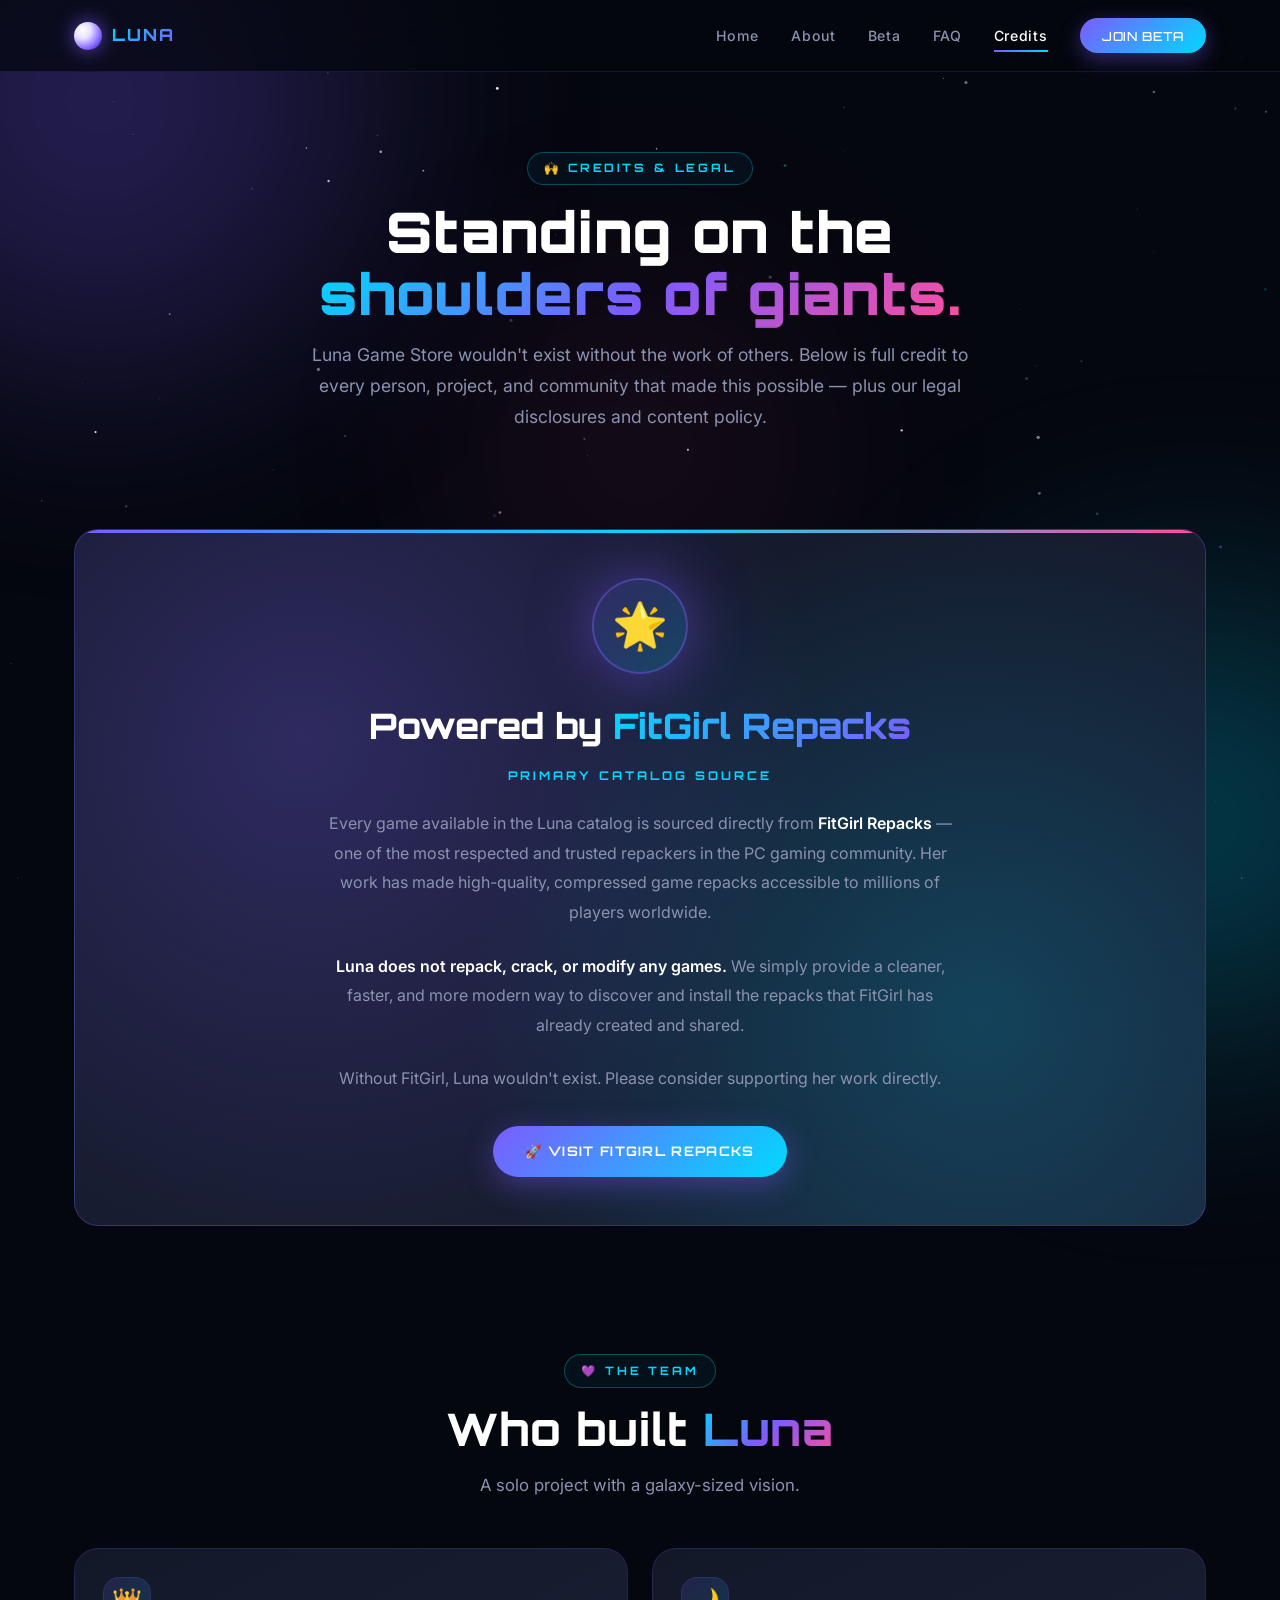
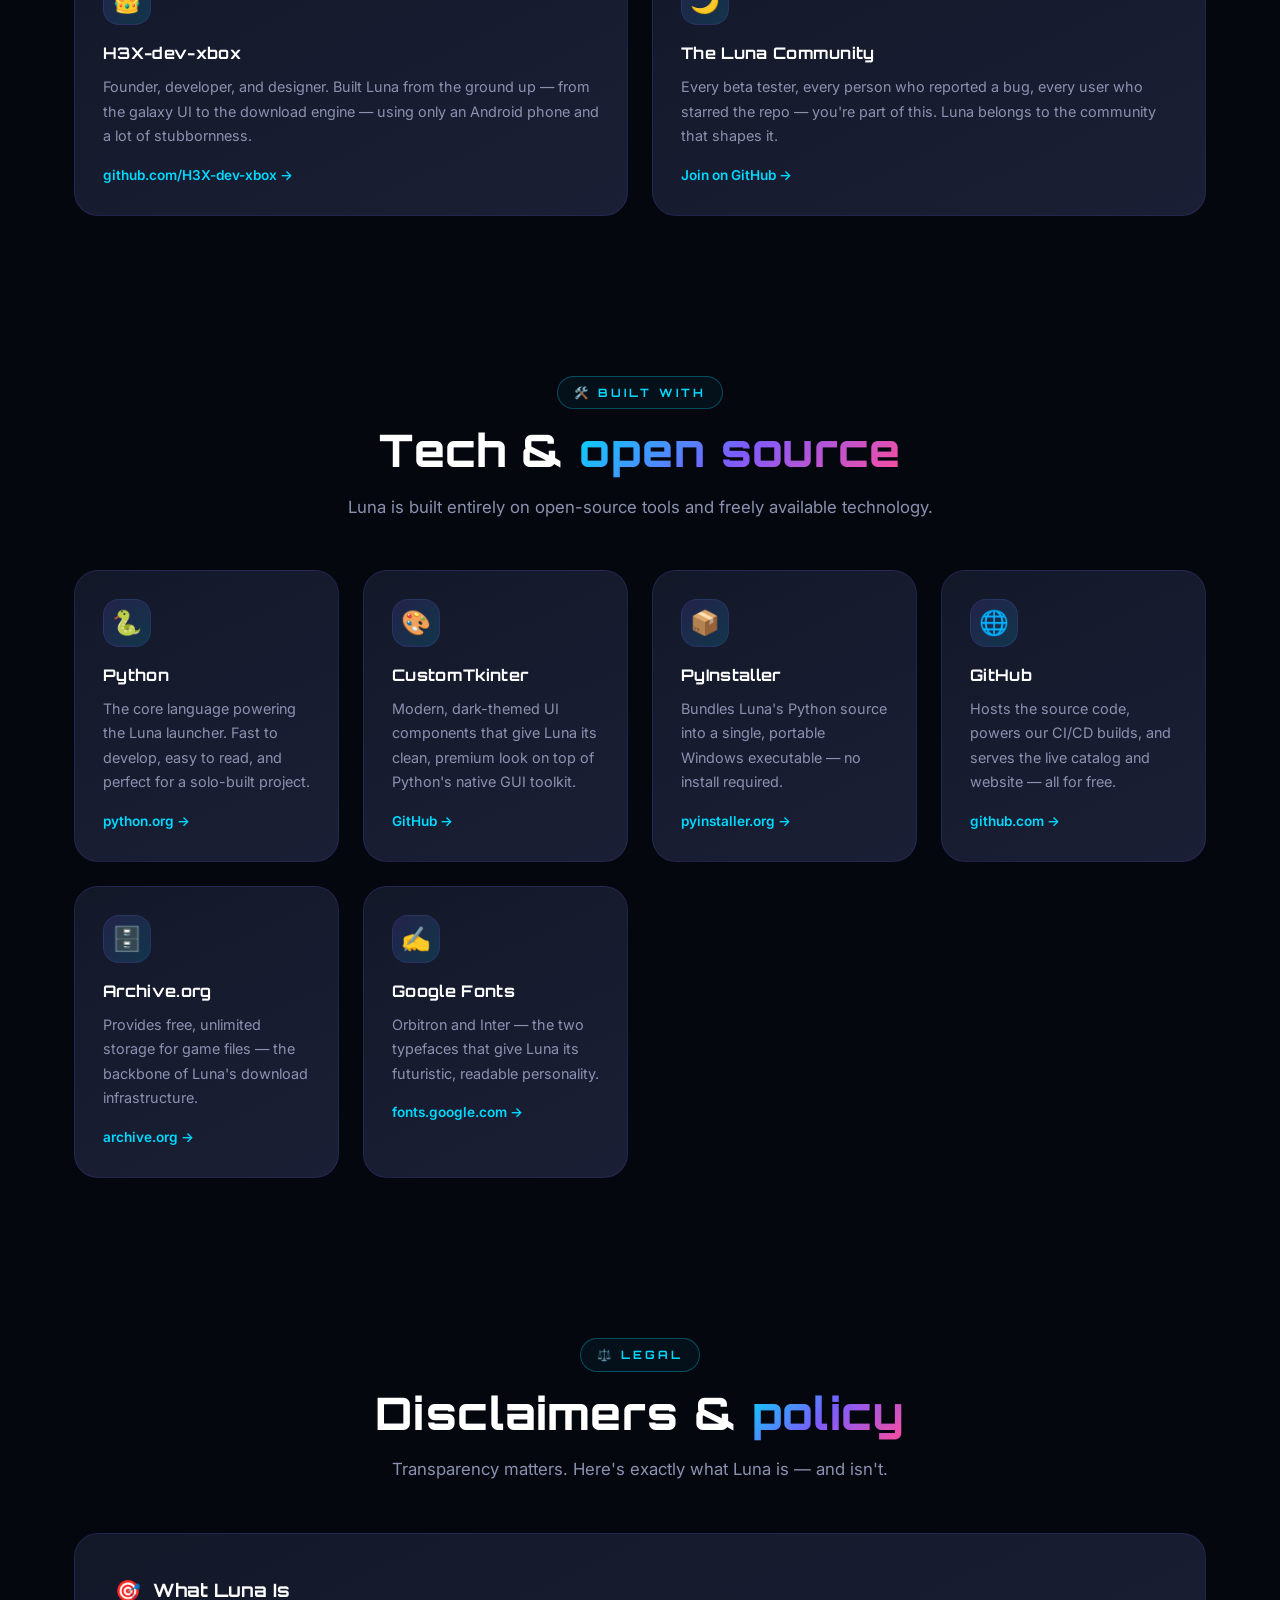
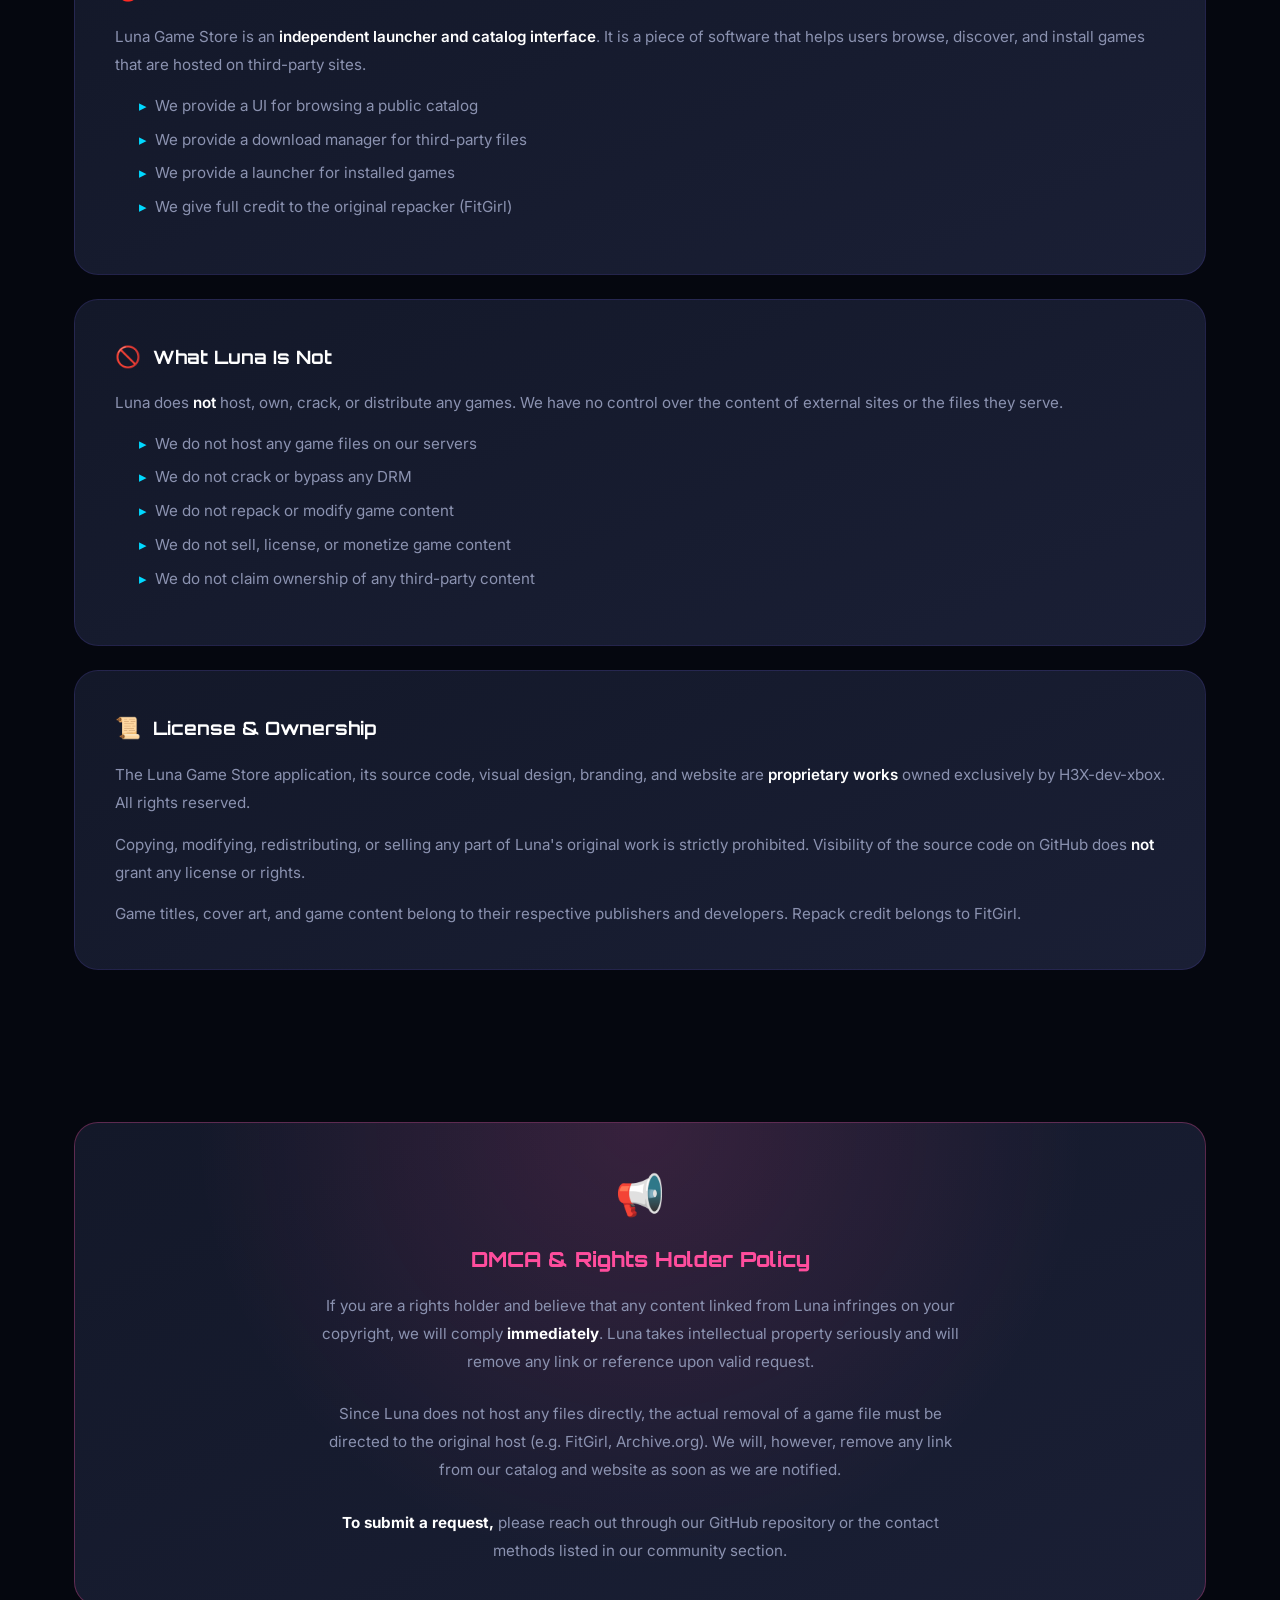
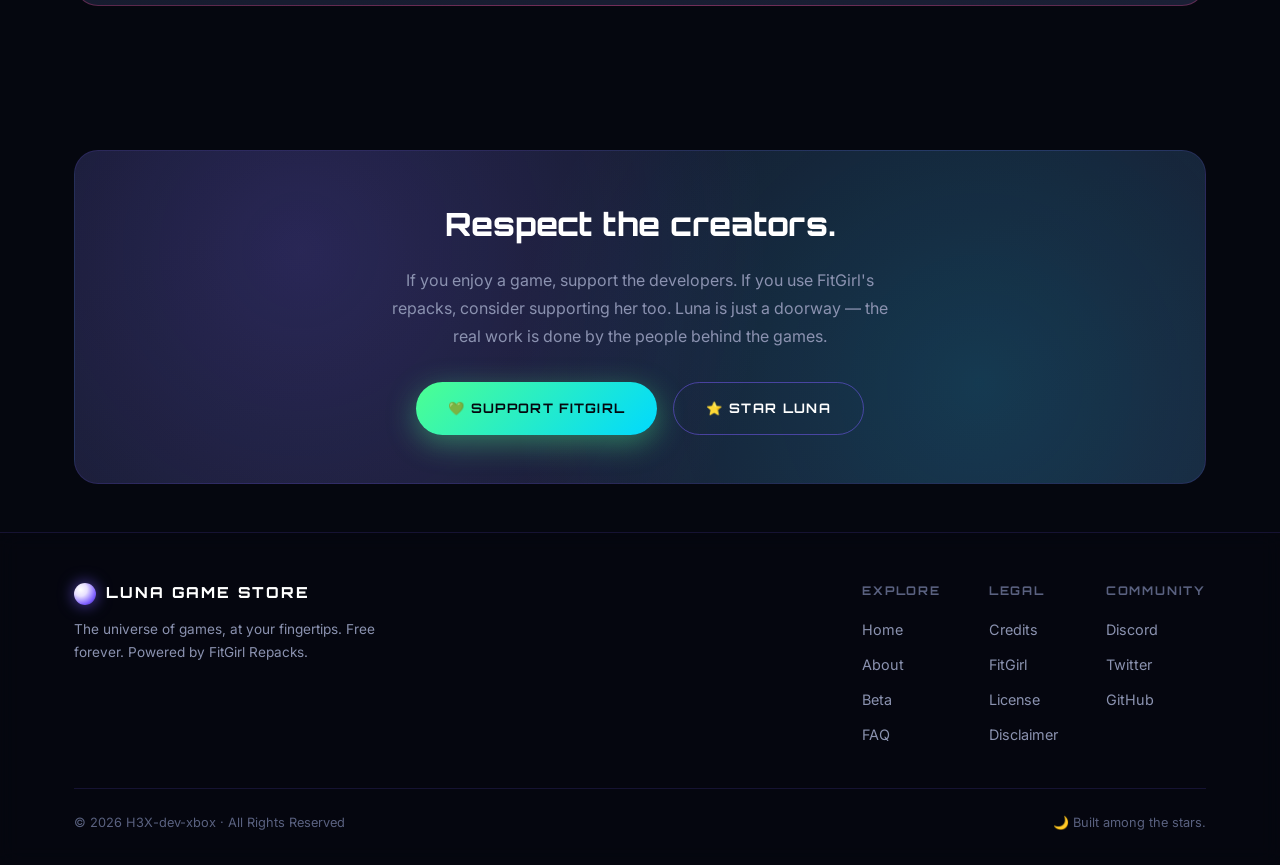
<file: docs/credits.html>
<!DOCTYPE html>
<html lang="en">
<head>
  <meta charset="UTF-8" />
  <meta name="viewport" content="width=device-width, initial-scale=1.0" />
  <title>Credits · Luna Game Store</title>
  <meta name="description" content="Full credits and legal disclaimers for Luna Game Store — FitGirl Repacks, open source tools, and our third-party content policy." />
  <link rel="preconnect" href="https://fonts.googleapis.com" />
  <link rel="preconnect" href="https://fonts.gstatic.com" crossorigin />
  <link href="https://fonts.googleapis.com/css2?family=Orbitron:wght@500;700;800;900&family=Inter:wght@300;400;500;600;700&display=swap" rel="stylesheet" />

  <style>
    /* ═══════════════════════════════════════════════
       LUNA GAME STORE — CREDITS PAGE
       Self-contained · Galaxy theme
       ═══════════════════════════════════════════════ */

    :root {
      --bg-deep:      #05070F;
      --surface:      #131829;
      --surface-2:    #1A1F35;
      --border:       rgba(123, 92, 255, 0.15);

      --luna-purple:  #7B5CFF;
      --luna-cyan:    #00D9FF;
      --luna-pink:    #FF4D9D;
      --luna-green:   #4DFF91;
      --luna-amber:   #FFB800;

      --text:         #FFFFFF;
      --text-dim:     #8B92B0;
      --text-faint:   #5A6180;

      --font-display: 'Orbitron', 'Segoe UI', sans-serif;
      --font-body:    'Inter', 'Segoe UI', sans-serif;

      --radius:       16px;
      --radius-lg:    24px;

      --container:    1180px;
      --nav-height:   72px;
    }

    *, *::before, *::after {
      margin: 0;
      padding: 0;
      box-sizing: border-box;
    }

    html { scroll-behavior: smooth; -webkit-text-size-adjust: 100%; }

    body {
      background: var(--bg-deep);
      color: var(--text);
      font-family: var(--font-body);
      font-size: 16px;
      line-height: 1.6;
      min-height: 100vh;
      overflow-x: hidden;
      position: relative;
    }

    a { color: inherit; text-decoration: none; }
    button { font-family: inherit; cursor: pointer; border: none; background: none; color: inherit; }
    ul { list-style: none; }

    /* ── Starfield ──────────────────────────────── */
    #stars {
      position: fixed;
      inset: 0;
      z-index: 0;
      display: block;
      pointer-events: none;
    }

    /* ── Nebulas ────────────────────────────────── */
    .nebula {
      position: fixed;
      border-radius: 50%;
      filter: blur(130px);
      opacity: 0.28;
      z-index: 1;
      pointer-events: none;
      animation: drift 20s ease-in-out infinite;
    }

    .nebula-1 { width: 520px; height: 520px; background: var(--luna-purple); top: -160px; left: -160px; }
    .nebula-2 { width: 420px; height: 420px; background: var(--luna-cyan);   bottom: -130px; right: -130px; animation-delay: -7s; }
    .nebula-3 { width: 320px; height: 320px; background: var(--luna-pink);   top: 50%; left: 50%; transform: translate(-50%, -50%); opacity: 0.1; animation-delay: -14s; }

    @keyframes drift {
      0%, 100% { transform: translate(0, 0) scale(1); }
      50%      { transform: translate(40px, -25px) scale(1.12); }
    }

    .page {
      position: relative;
      z-index: 2;
      min-height: 100vh;
      display: flex;
      flex-direction: column;
    }

    .container {
      width: 100%;
      max-width: var(--container);
      margin: 0 auto;
      padding: 0 1.5rem;
    }

    /* ── Nav ────────────────────────────────────── */
    .nav {
      position: sticky;
      top: 0;
      z-index: 100;
      height: var(--nav-height);
      background: rgba(5, 7, 15, 0.75);
      backdrop-filter: blur(20px);
      -webkit-backdrop-filter: blur(20px);
      border-bottom: 1px solid var(--border);
    }

    .nav-inner {
      height: 100%;
      display: flex;
      align-items: center;
      justify-content: space-between;
    }

    .nav-logo {
      display: flex;
      align-items: center;
      gap: 0.65rem;
      font-family: var(--font-display);
      font-size: 1.05rem;
      font-weight: 800;
      letter-spacing: 0.12em;
      text-transform: uppercase;
    }

    .nav-logo .moon-icon {
      width: 28px;
      height: 28px;
      border-radius: 50%;
      background: radial-gradient(circle at 30% 30%,
        #FFFFFF 0%, #E8E0FF 30%, var(--luna-purple) 70%, #2A1A6E 100%);
      box-shadow: 0 0 20px rgba(123, 92, 255, 0.7);
      flex-shrink: 0;
    }

    .nav-logo span {
      background: linear-gradient(135deg, var(--luna-cyan), var(--luna-purple));
      -webkit-background-clip: text;
      background-clip: text;
      -webkit-text-fill-color: transparent;
    }

    .nav-links {
      display: flex;
      align-items: center;
      gap: 2rem;
    }

    .nav-links a {
      font-size: 0.88rem;
      font-weight: 500;
      letter-spacing: 0.05em;
      color: var(--text-dim);
      transition: color 0.25s ease;
      position: relative;
      padding: 0.5rem 0;
    }

    .nav-links a:hover,
    .nav-links a.active { color: var(--text); }

    .nav-links a::after {
      content: '';
      position: absolute;
      bottom: 0;
      left: 0;
      width: 0;
      height: 2px;
      background: linear-gradient(90deg, var(--luna-purple), var(--luna-cyan));
      transition: width 0.3s ease;
    }

    .nav-links a:hover::after,
    .nav-links a.active::after { width: 100%; }

    .nav-cta {
      padding: 0.6rem 1.4rem !important;
      border-radius: 999px;
      background: linear-gradient(135deg, var(--luna-purple), var(--luna-cyan));
      color: #FFFFFF !important;
      font-family: var(--font-display);
      font-size: 0.78rem !important;
      font-weight: 700;
      letter-spacing: 0.08em;
      text-transform: uppercase;
      transition: all 0.3s ease;
      box-shadow: 0 6px 20px rgba(123, 92, 255, 0.4);
    }

    .nav-cta:hover {
      transform: translateY(-2px);
      box-shadow: 0 10px 30px rgba(123, 92, 255, 0.7);
    }

    .nav-cta::after { display: none; }

    .nav-toggle {
      display: none;
      width: 40px;
      height: 40px;
      flex-direction: column;
      align-items: center;
      justify-content: center;
      position: relative;
      z-index: 101;
    }

    .nav-toggle span {
      display: block;
      width: 22px;
      height: 2px;
      background: var(--text);
      border-radius: 2px;
      transition: all 0.3s ease;
    }

    .nav-toggle span + span { margin-top: 5px; }
    .nav-toggle.open span:nth-child(1) { transform: translateY(7px) rotate(45deg); }
    .nav-toggle.open span:nth-child(2) { opacity: 0; }
    .nav-toggle.open span:nth-child(3) { transform: translateY(-7px) rotate(-45deg); }

    /* ── Buttons ────────────────────────────────── */
    .btn {
      display: inline-flex;
      align-items: center;
      gap: 0.6rem;
      padding: 0.95rem 2rem;
      font-family: var(--font-display);
      font-size: 0.82rem;
      font-weight: 700;
      letter-spacing: 0.1em;
      text-transform: uppercase;
      border-radius: 999px;
      cursor: pointer;
      transition: all 0.3s cubic-bezier(0.34, 1.56, 0.64, 1);
      text-align: center;
    }

    .btn-primary {
      background: linear-gradient(135deg, var(--luna-purple), var(--luna-cyan));
      color: #FFFFFF;
      box-shadow: 0 8px 30px rgba(123, 92, 255, 0.4);
    }

    .btn-primary:hover {
      transform: translateY(-3px) scale(1.03);
      box-shadow: 0 14px 40px rgba(123, 92, 255, 0.7);
    }

    .btn-secondary {
      background: transparent;
      color: var(--text);
      border: 1.5px solid rgba(123, 92, 255, 0.5);
    }

    .btn-secondary:hover {
      border-color: var(--luna-cyan);
      background: rgba(0, 217, 255, 0.08);
      transform: translateY(-3px);
      box-shadow: 0 0 30px rgba(0, 217, 255, 0.3);
    }

    .btn-green {
      background: linear-gradient(135deg, var(--luna-green), var(--luna-cyan));
      color: #05070F;
      box-shadow: 0 8px 30px rgba(77, 255, 145, 0.4);
    }

    .btn-green:hover {
      transform: translateY(-3px) scale(1.03);
      box-shadow: 0 14px 40px rgba(77, 255, 145, 0.6);
    }

    /* ── Sections ───────────────────────────────── */
    .section { padding: 5rem 0; }
    .section-sm { padding: 3rem 0; }

    .eyebrow {
      display: inline-block;
      font-family: var(--font-display);
      font-size: 0.72rem;
      font-weight: 700;
      letter-spacing: 0.25em;
      text-transform: uppercase;
      color: var(--luna-cyan);
      margin-bottom: 1rem;
      padding: 0.4rem 1rem;
      border-radius: 999px;
      border: 1px solid rgba(0, 217, 255, 0.3);
      background: rgba(0, 217, 255, 0.05);
    }

    .section-title {
      font-family: var(--font-display);
      font-size: clamp(1.8rem, 4.5vw, 2.8rem);
      font-weight: 800;
      letter-spacing: 0.02em;
      line-height: 1.15;
      margin-bottom: 1rem;
    }

    .section-title span {
      background: linear-gradient(135deg, var(--luna-cyan), var(--luna-purple), var(--luna-pink));
      -webkit-background-clip: text;
      background-clip: text;
      -webkit-text-fill-color: transparent;
    }

    .section-sub {
      font-size: 1.05rem;
      color: var(--text-dim);
      max-width: 640px;
      line-height: 1.75;
    }

    .text-center { text-align: center; }
    .text-center .section-sub { margin-left: auto; margin-right: auto; }

    /* ── Page hero ──────────────────────────────── */
    .page-hero {
      padding: 5rem 0 3rem;
      text-align: center;
    }

    .page-hero h1 {
      font-family: var(--font-display);
      font-size: clamp(2rem, 6vw, 3.5rem);
      font-weight: 900;
      letter-spacing: 0.02em;
      line-height: 1.1;
      margin-bottom: 1rem;
    }

    .page-hero h1 span {
      background: linear-gradient(135deg, var(--luna-cyan), var(--luna-purple), var(--luna-pink));
      -webkit-background-clip: text;
      background-clip: text;
      -webkit-text-fill-color: transparent;
    }

    .page-hero p {
      color: var(--text-dim);
      font-size: 1.1rem;
      max-width: 680px;
      margin: 0 auto;
      line-height: 1.75;
    }

    /* ── Featured credit (FitGirl) ───────────────── */
    .featured-credit {
      background:
        radial-gradient(circle at 20% 30%, rgba(123, 92, 255, 0.25) 0%, transparent 50%),
        radial-gradient(circle at 80% 70%, rgba(0, 217, 255, 0.2) 0%, transparent 50%),
        linear-gradient(155deg, var(--surface) 0%, var(--surface-2) 100%);
      border: 1px solid rgba(123, 92, 255, 0.3);
      border-radius: var(--radius-lg);
      padding: 3rem 2.5rem;
      text-align: center;
      position: relative;
      overflow: hidden;
    }

    .featured-credit::before {
      content: '';
      position: absolute;
      top: 0;
      left: 0;
      right: 0;
      height: 3px;
      background: linear-gradient(90deg, var(--luna-purple), var(--luna-cyan), var(--luna-pink));
    }

    .featured-icon {
      width: 96px;
      height: 96px;
      border-radius: 50%;
      margin: 0 auto 1.5rem;
      display: flex;
      align-items: center;
      justify-content: center;
      font-size: 2.8rem;
      background: linear-gradient(135deg, rgba(123, 92, 255, 0.2), rgba(0, 217, 255, 0.2));
      border: 2px solid rgba(123, 92, 255, 0.4);
      box-shadow: 0 0 60px rgba(123, 92, 255, 0.5);
    }

    .featured-credit h2 {
      font-family: var(--font-display);
      font-size: clamp(1.6rem, 4vw, 2.2rem);
      font-weight: 800;
      margin-bottom: 0.75rem;
    }

    .featured-credit h2 span {
      background: linear-gradient(135deg, var(--luna-cyan), var(--luna-purple));
      -webkit-background-clip: text;
      background-clip: text;
      -webkit-text-fill-color: transparent;
    }

    .featured-role {
      font-family: var(--font-display);
      font-size: 0.75rem;
      font-weight: 700;
      letter-spacing: 0.25em;
      text-transform: uppercase;
      color: var(--luna-cyan);
      margin-bottom: 1.5rem;
    }

    .featured-credit p {
      color: var(--text-dim);
      max-width: 640px;
      margin: 0 auto 1.5rem;
      line-height: 1.85;
      font-size: 1rem;
    }

    .featured-credit p strong {
      color: var(--text);
      font-weight: 600;
    }

    /* ── Credits grid ───────────────────────────── */
    .grid {
      display: grid;
      gap: 1.5rem;
    }

    .grid-2 { grid-template-columns: repeat(auto-fit, minmax(320px, 1fr)); }
    .grid-3 { grid-template-columns: repeat(auto-fit, minmax(260px, 1fr)); }

    .credit-card {
      background: linear-gradient(155deg, var(--surface) 0%, var(--surface-2) 100%);
      border: 1px solid var(--border);
      border-radius: var(--radius-lg);
      padding: 1.75rem;
      transition: all 0.35s ease;
      position: relative;
      overflow: hidden;
    }

    .credit-card:hover {
      transform: translateY(-6px);
      border-color: rgba(123, 92, 255, 0.4);
      box-shadow: 0 20px 50px rgba(0, 0, 0, 0.5), 0 0 40px rgba(123, 92, 255, 0.3);
    }

    .credit-card .icon {
      width: 48px;
      height: 48px;
      border-radius: var(--radius);
      display: flex;
      align-items: center;
      justify-content: center;
      font-size: 1.5rem;
      margin-bottom: 1rem;
      background: linear-gradient(135deg, rgba(123, 92, 255, 0.15), rgba(0, 217, 255, 0.15));
      border: 1px solid var(--border);
    }

    .credit-card h3 {
      font-family: var(--font-display);
      font-size: 1rem;
      font-weight: 700;
      margin-bottom: 0.5rem;
      letter-spacing: 0.02em;
    }

    .credit-card p {
      color: var(--text-dim);
      font-size: 0.9rem;
      line-height: 1.7;
    }

    .credit-card .link {
      display: inline-flex;
      align-items: center;
      gap: 0.4rem;
      margin-top: 1rem;
      color: var(--luna-cyan);
      font-size: 0.85rem;
      font-weight: 600;
      transition: gap 0.25s ease;
    }

    .credit-card .link:hover {
      gap: 0.7rem;
      color: var(--luna-purple);
    }

    /* ── Legal blocks ───────────────────────────── */
    .legal-block {
      background: linear-gradient(155deg, var(--surface) 0%, var(--surface-2) 100%);
      border: 1px solid var(--border);
      border-radius: var(--radius-lg);
      padding: 2.5rem;
      margin-bottom: 1.5rem;
    }

    .legal-block h3 {
      font-family: var(--font-display);
      font-size: 1.15rem;
      font-weight: 700;
      margin-bottom: 1rem;
      display: flex;
      align-items: center;
      gap: 0.75rem;
    }

    .legal-block h3 .badge {
      font-size: 1.3rem;
    }

    .legal-block p {
      color: var(--text-dim);
      line-height: 1.85;
      font-size: 0.95rem;
      margin-bottom: 0.85rem;
    }

    .legal-block p:last-child { margin-bottom: 0; }

    .legal-block p strong {
      color: var(--text);
      font-weight: 600;
    }

    .legal-block ul {
      margin: 0.75rem 0 0.85rem 1.5rem;
      display: flex;
      flex-direction: column;
      gap: 0.5rem;
    }

    .legal-block ul li {
      color: var(--text-dim);
      font-size: 0.95rem;
      line-height: 1.7;
      position: relative;
      padding-left: 1rem;
    }

    .legal-block ul li::before {
      content: '▸';
      position: absolute;
      left: 0;
      color: var(--luna-cyan);
    }

    .legal-block a {
      color: var(--luna-cyan);
      border-bottom: 1px dashed rgba(0, 217, 255, 0.4);
      transition: border-color 0.25s ease;
    }

    .legal-block a:hover {
      border-bottom-color: var(--luna-cyan);
    }

    /* ── DMCA block ─────────────────────────────── */
    .dmca-block {
      background:
        radial-gradient(circle at 50% 0%, rgba(255, 77, 157, 0.15) 0%, transparent 60%),
        linear-gradient(155deg, var(--surface) 0%, var(--surface-2) 100%);
      border: 1px solid rgba(255, 77, 157, 0.3);
      border-radius: var(--radius-lg);
      padding: 2.5rem;
      text-align: center;
    }

    .dmca-block .icon {
      font-size: 2.5rem;
      margin-bottom: 1rem;
    }

    .dmca-block h3 {
      font-family: var(--font-display);
      font-size: 1.3rem;
      font-weight: 800;
      margin-bottom: 1rem;
      color: var(--luna-pink);
    }

    .dmca-block p {
      color: var(--text-dim);
      max-width: 640px;
      margin: 0 auto 1.5rem;
      line-height: 1.85;
      font-size: 0.95rem;
    }

    .dmca-block strong { color: var(--text); }

    /* ── CTA ────────────────────────────────────── */
    .cta-block {
      margin-top: 3rem;
      padding: 3rem 2rem;
      border-radius: var(--radius-lg);
      background:
        radial-gradient(circle at 20% 30%, rgba(123, 92, 255, 0.2) 0%, transparent 50%),
        radial-gradient(circle at 80% 70%, rgba(0, 217, 255, 0.15) 0%, transparent 50%),
        linear-gradient(155deg, var(--surface) 0%, var(--surface-2) 100%);
      border: 1px solid var(--border);
      text-align: center;
    }

    .cta-block h2 {
      font-family: var(--font-display);
      font-size: clamp(1.4rem, 3.2vw, 2rem);
      font-weight: 800;
      margin-bottom: 1rem;
    }

    .cta-block p {
      color: var(--text-dim);
      max-width: 520px;
      margin: 0 auto 2rem;
      line-height: 1.75;
    }

    .cta-actions {
      display: flex;
      gap: 1rem;
      justify-content: center;
      flex-wrap: wrap;
    }

    /* ── Footer ─────────────────────────────────── */
    .footer {
      margin-top: auto;
      padding: 3rem 0 2rem;
      border-top: 1px solid var(--border);
      background: rgba(5, 7, 15, 0.6);
      backdrop-filter: blur(10px);
      position: relative;
      z-index: 2;
    }

    .footer-inner {
      display: flex;
      flex-wrap: wrap;
      gap: 2rem;
      justify-content: space-between;
      align-items: flex-start;
    }

    .footer-brand {
      display: flex;
      align-items: center;
      gap: 0.65rem;
      font-family: var(--font-display);
      font-size: 0.95rem;
      font-weight: 800;
      letter-spacing: 0.12em;
      text-transform: uppercase;
      margin-bottom: 0.75rem;
    }

    .footer-tag {
      color: var(--text-dim);
      font-size: 0.85rem;
      max-width: 340px;
      line-height: 1.7;
    }

    .footer-links {
      display: flex;
      gap: 3rem;
      flex-wrap: wrap;
    }

    .footer-col h4 {
      font-family: var(--font-display);
      font-size: 0.75rem;
      font-weight: 700;
      letter-spacing: 0.15em;
      text-transform: uppercase;
      color: var(--text-faint);
      margin-bottom: 1rem;
    }

    .footer-col ul {
      display: flex;
      flex-direction: column;
      gap: 0.6rem;
    }

    .footer-col a {
      color: var(--text-dim);
      font-size: 0.9rem;
      transition: color 0.25s ease;
    }

    .footer-col a:hover { color: var(--luna-cyan); }

    .footer-bottom {
      margin-top: 2.5rem;
      padding-top: 1.5rem;
      border-top: 1px solid var(--border);
      display: flex;
      justify-content: space-between;
      flex-wrap: wrap;
      gap: 1rem;
      font-size: 0.8rem;
      color: var(--text-faint);
    }

    /* ── Responsive ─────────────────────────────── */
    @media (max-width: 720px) {
      .nav-links {
        position: fixed;
        inset: var(--nav-height) 0 0 0;
        background: rgba(5, 7, 15, 0.97);
        backdrop-filter: blur(30px);
        flex-direction: column;
        justify-content: flex-start;
        padding: 3rem 2rem;
        gap: 2rem;
        transform: translateX(100%);
        transition: transform 0.4s cubic-bezier(0.34, 1.56, 0.64, 1);
      }

      .nav-links.open { transform: translateX(0); }
      .nav-links a { font-size: 1.3rem; }
      .nav-toggle { display: flex; }

      .section { padding: 3.5rem 0; }
      .featured-credit { padding: 2rem 1.5rem; }
      .legal-block { padding: 1.75rem; }
      .dmca-block { padding: 2rem 1.5rem; }
      .footer-links { gap: 2rem; }
    }

    @media (prefers-reduced-motion: reduce) {
      *, *::before, *::after {
        animation-duration: 0.01ms !important;
        animation-iteration-count: 1 !important;
        transition-duration: 0.01ms !important;
      }
    }
  </style>
</head>
<body>

  <canvas id="stars"></canvas>
  <div class="nebula nebula-1"></div>
  <div class="nebula nebula-2"></div>
  <div class="nebula nebula-3"></div>

  <div class="page">

    <!-- ═══════════ NAV ═══════════ -->
    <nav class="nav">
      <div class="container nav-inner">
        <a href="./" class="nav-logo">
          <span class="moon-icon"></span>
          <span>Luna</span>
        </a>

        <button class="nav-toggle" aria-label="Toggle menu">
          <span></span><span></span><span></span>
        </button>

        <ul class="nav-links">
          <li><a href="./">Home</a></li>
          <li><a href="about.html">About</a></li>
          <li><a href="beta.html">Beta</a></li>
          <li><a href="faq.html">FAQ</a></li>
          <li><a href="credits.html" class="active">Credits</a></li>
          <li><a href="beta.html" class="nav-cta">Join Beta</a></li>
        </ul>
      </div>
    </nav>

    <!-- ═══════════ HERO ═══════════ -->
    <section class="page-hero">
      <div class="container">
        <span class="eyebrow">🙌 Credits & Legal</span>
        <h1>Standing on the<br /><span>shoulders of giants.</span></h1>
        <p>
          Luna Game Store wouldn't exist without the work of others. Below is full credit
          to every person, project, and community that made this possible — plus our
          legal disclosures and content policy.
        </p>
      </div>
    </section>

    <!-- ═══════════ FEATURED — FITGIRL ═══════════ -->
    <section class="section-sm">
      <div class="container">
        <div class="featured-credit">

          <div class="featured-icon">🌟</div>

          <h2>Powered by <span>FitGirl Repacks</span></h2>
          <div class="featured-role">Primary Catalog Source</div>

          <p>
            Every game available in the Luna catalog is sourced directly from
            <strong>FitGirl Repacks</strong> — one of the most respected and trusted
            repackers in the PC gaming community. Her work has made high-quality,
            compressed game repacks accessible to millions of players worldwide.
          </p>

          <p>
            <strong>Luna does not repack, crack, or modify any games.</strong> We simply
            provide a cleaner, faster, and more modern way to discover and install the
            repacks that FitGirl has already created and shared.
          </p>

          <p>
            Without FitGirl, Luna wouldn't exist. Please consider supporting her work
            directly.
          </p>

          <div class="cta-actions" style="margin-top: 2rem;">
            <a href="https://fitgirl-repacks.site/" target="_blank" rel="noopener" class="btn btn-primary">🚀 Visit FitGirl Repacks</a>
          </div>

        </div>
      </div>
    </section>

    <!-- ═══════════ TEAM ═══════════ -->
    <section class="section">
      <div class="container">
        <div class="text-center" style="margin-bottom: 3rem;">
          <span class="eyebrow">💜 The Team</span>
          <h2 class="section-title">Who built <span>Luna</span></h2>
          <p class="section-sub">
            A solo project with a galaxy-sized vision.
          </p>
        </div>

        <div class="grid grid-2">

          <div class="credit-card">
            <div class="icon">👑</div>
            <h3>H3X-dev-xbox</h3>
            <p>
              Founder, developer, and designer. Built Luna from the ground up — from the
              galaxy UI to the download engine — using only an Android phone and a lot
              of stubbornness.
            </p>
            <a href="https://github.com/H3X-dev-xbox" target="_blank" rel="noopener" class="link">
              github.com/H3X-dev-xbox →
            </a>
          </div>

          <div class="credit-card">
            <div class="icon">🌙</div>
            <h3>The Luna Community</h3>
            <p>
              Every beta tester, every person who reported a bug, every user who starred
              the repo — you're part of this. Luna belongs to the community that shapes it.
            </p>
            <a href="https://github.com/H3X-dev-xbox/luna-game-store" target="_blank" rel="noopener" class="link">
              Join on GitHub →
            </a>
          </div>

        </div>
      </div>
    </section>

    <!-- ═══════════ TECH & TOOLS ═══════════ -->
    <section class="section">
      <div class="container">
        <div class="text-center" style="margin-bottom: 3rem;">
          <span class="eyebrow">🛠️ Built With</span>
          <h2 class="section-title">Tech & <span>open source</span></h2>
          <p class="section-sub">
            Luna is built entirely on open-source tools and freely available technology.
          </p>
        </div>

        <div class="grid grid-3">

          <div class="credit-card">
            <div class="icon">🐍</div>
            <h3>Python</h3>
            <p>
              The core language powering the Luna launcher. Fast to develop, easy to
              read, and perfect for a solo-built project.
            </p>
            <a href="https://www.python.org/" target="_blank" rel="noopener" class="link">
              python.org →
            </a>
          </div>

          <div class="credit-card">
            <div class="icon">🎨</div>
            <h3>CustomTkinter</h3>
            <p>
              Modern, dark-themed UI components that give Luna its clean, premium look
              on top of Python's native GUI toolkit.
            </p>
            <a href="https://github.com/TomSchimansky/CustomTkinter" target="_blank" rel="noopener" class="link">
              GitHub →
            </a>
          </div>

          <div class="credit-card">
            <div class="icon">📦</div>
            <h3>PyInstaller</h3>
            <p>
              Bundles Luna's Python source into a single, portable Windows executable —
              no install required.
            </p>
            <a href="https://pyinstaller.org/" target="_blank" rel="noopener" class="link">
              pyinstaller.org →
            </a>
          </div>

          <div class="credit-card">
            <div class="icon">🌐</div>
            <h3>GitHub</h3>
            <p>
              Hosts the source code, powers our CI/CD builds, and serves the live catalog
              and website — all for free.
            </p>
            <a href="https://github.com/" target="_blank" rel="noopener" class="link">
              github.com →
            </a>
          </div>

          <div class="credit-card">
            <div class="icon">🗄️</div>
            <h3>Archive.org</h3>
            <p>
              Provides free, unlimited storage for game files — the backbone of Luna's
              download infrastructure.
            </p>
            <a href="https://archive.org/" target="_blank" rel="noopener" class="link">
              archive.org →
            </a>
          </div>

          <div class="credit-card">
            <div class="icon">✍️</div>
            <h3>Google Fonts</h3>
            <p>
              Orbitron and Inter — the two typefaces that give Luna its futuristic,
              readable personality.
            </p>
            <a href="https://fonts.google.com/" target="_blank" rel="noopener" class="link">
              fonts.google.com →
            </a>
          </div>

        </div>
      </div>
    </section>

    <!-- ═══════════ LEGAL ═══════════ -->
    <section class="section">
      <div class="container">
        <div class="text-center" style="margin-bottom: 3rem;">
          <span class="eyebrow">⚖️ Legal</span>
          <h2 class="section-title">Disclaimers & <span>policy</span></h2>
          <p class="section-sub">
            Transparency matters. Here's exactly what Luna is — and isn't.
          </p>
        </div>

        <div class="legal-block">
          <h3><span class="badge">🎯</span> What Luna Is</h3>
          <p>
            Luna Game Store is an <strong>independent launcher and catalog interface</strong>.
            It is a piece of software that helps users browse, discover, and install games
            that are hosted on third-party sites.
          </p>
          <ul>
            <li>We provide a UI for browsing a public catalog</li>
            <li>We provide a download manager for third-party files</li>
            <li>We provide a launcher for installed games</li>
            <li>We give full credit to the original repacker (FitGirl)</li>
          </ul>
        </div>

        <div class="legal-block">
          <h3><span class="badge">🚫</span> What Luna Is Not</h3>
          <p>
            Luna does <strong>not</strong> host, own, crack, or distribute any games. We
            have no control over the content of external sites or the files they serve.
          </p>
          <ul>
            <li>We do not host any game files on our servers</li>
            <li>We do not crack or bypass any DRM</li>
            <li>We do not repack or modify game content</li>
            <li>We do not sell, license, or monetize game content</li>
            <li>We do not claim ownership of any third-party content</li>
          </ul>
        </div>

        <div class="legal-block">
          <h3><span class="badge">📜</span> License & Ownership</h3>
          <p>
            The Luna Game Store application, its source code, visual design, branding,
            and website are <strong>proprietary works</strong> owned exclusively by
            H3X-dev-xbox. All rights reserved.
          </p>
          <p>
            Copying, modifying, redistributing, or selling any part of Luna's original
            work is strictly prohibited. Visibility of the source code on GitHub does
            <strong>not</strong> grant any license or rights.
          </p>
          <p>
            Game titles, cover art, and game content belong to their respective publishers
            and developers. Repack credit belongs to FitGirl.
          </p>
        </div>

      </div>
    </section>

    <!-- ═══════════ DMCA ═══════════ -->
    <section class="section-sm">
      <div class="container">
        <div class="dmca-block">

          <div class="icon">📢</div>

          <h3>DMCA & Rights Holder Policy</h3>

          <p>
            If you are a rights holder and believe that any content linked from Luna
            infringes on your copyright, we will comply <strong>immediately</strong>.
            Luna takes intellectual property seriously and will remove any link or
            reference upon valid request.
          </p>

          <p>
            Since Luna does not host any files directly, the actual removal of a game
            file must be directed to the original host (e.g. FitGirl, Archive.org).
            We will, however, remove any link from our catalog and website as soon
            as we are notified.
          </p>

          <p style="margin-bottom: 0;">
            <strong>To submit a request,</strong> please reach out through our GitHub
            repository or the contact methods listed in our community section.
          </p>

        </div>
      </div>
    </section>

    <!-- ═══════════ CTA ═══════════ -->
    <section class="section-sm">
      <div class="container">
        <div class="cta-block">
          <h2>Respect the creators.</h2>
          <p>
            If you enjoy a game, support the developers. If you use FitGirl's repacks,
            consider supporting her too. Luna is just a doorway — the real work is done
            by the people behind the games.
          </p>
          <div class="cta-actions">
            <a href="https://fitgirl-repacks.site/" target="_blank" rel="noopener" class="btn btn-green">💚 Support FitGirl</a>
            <a href="https://github.com/H3X-dev-xbox/luna-game-store" target="_blank" rel="noopener" class="btn btn-secondary">⭐ Star Luna</a>
          </div>
        </div>
      </div>
    </section>

    <!-- ═══════════ FOOTER ═══════════ -->
    <footer class="footer">
      <div class="container">

        <div class="footer-inner">

          <div>
            <div class="footer-brand">
              <span class="moon-icon" style="width:22px;height:22px;border-radius:50%;background:radial-gradient(circle at 30% 30%,#FFFFFF 0%,#E8E0FF 30%,var(--luna-purple) 70%,#2A1A6E 100%);box-shadow:0 0 16px rgba(123,92,255,0.7);"></span>
              Luna Game Store
            </div>
            <p class="footer-tag">
              The universe of games, at your fingertips. Free forever.
              Powered by FitGirl Repacks.
            </p>
          </div>

          <div class="footer-links">
            <div class="footer-col">
              <h4>Explore</h4>
              <ul>
                <li><a href="./">Home</a></li>
                <li><a href="about.html">About</a></li>
                <li><a href="beta.html">Beta</a></li>
                <li><a href="faq.html">FAQ</a></li>
              </ul>
            </div>
            <div class="footer-col">
              <h4>Legal</h4>
              <ul>
                <li><a href="credits.html">Credits</a></li>
                <li><a href="https://fitgirl-repacks.site/" target="_blank" rel="noopener">FitGirl</a></li>
                <li><a href="#">License</a></li>
                <li><a href="#">Disclaimer</a></li>
              </ul>
            </div>
            <div class="footer-col">
              <h4>Community</h4>
              <ul>
                <li><a href="#">Discord</a></li>
                <li><a href="#">Twitter</a></li>
                <li><a href="https://github.com/H3X-dev-xbox" target="_blank" rel="noopener">GitHub</a></li>
              </ul>
            </div>
          </div>

        </div>

        <div class="footer-bottom">
          <span>© 2026 H3X-dev-xbox · All Rights Reserved</span>
          <span>🌙 Built among the stars.</span>
        </div>

      </div>
    </footer>

  </div>

  <script>
    /* ═══════════════════════════════════════════════
       STARFIELD
       ═══════════════════════════════════════════════ */
    const canvas = document.getElementById('stars');
    const ctx = canvas.getContext('2d');
    let stars = [];
    let shootingStars = [];

    function resize() {
      canvas.width = window.innerWidth;
      canvas.height = window.innerHeight;
      buildStars();
    }

    function buildStars() {
      stars = [];
      const count = Math.floor((canvas.width * canvas.height) / 9000);
      for (let i = 0; i < count; i++) {
        stars.push({
          x: Math.random() * canvas.width,
          y: Math.random() * canvas.height,
          r: Math.random() * 1.4 + 0.3,
          alpha: Math.random() * 0.7 + 0.3,
          speed: Math.random() * 0.02 + 0.005,
          phase: Math.random() * Math.PI * 2,
          color: pickStarColor()
        });
      }
    }

    function pickStarColor() {
      const r = Math.random();
      if (r < 0.75) return '255,255,255';
      if (r < 0.88) return '123,92,255';
      return '0,217,255';
    }

    function spawnShootingStar() {
      shootingStars.push({
        x: Math.random() * canvas.width,
        y: -20,
        vx: -6 - Math.random() * 4,
        vy: 4 + Math.random() * 3,
        len: 100 + Math.random() * 80,
        life: 1
      });
    }

    function draw() {
      ctx.clearRect(0, 0, canvas.width, canvas.height);

      stars.forEach(s => {
        s.phase += s.speed;
        const twinkle = Math.sin(s.phase) * 0.4 + 0.6;
        ctx.beginPath();
        ctx.arc(s.x, s.y, s.r, 0, Math.PI * 2);
        ctx.fillStyle = `rgba(${s.color},${s.alpha * twinkle})`;
        ctx.fill();
      });

      shootingStars = shootingStars.filter(s => s.life > 0);
      shootingStars.forEach(s => {
        const grad = ctx.createLinearGradient(
          s.x, s.y,
          s.x - s.vx * (s.len / 10), s.y - s.vy * (s.len / 10)
        );
        grad.addColorStop(0, `rgba(0,217,255,${s.life})`);
        grad.addColorStop(1, 'rgba(0,217,255,0)');
        ctx.strokeStyle = grad;
        ctx.lineWidth = 2;
        ctx.beginPath();
        ctx.moveTo(s.x, s.y);
        ctx.lineTo(s.x - s.vx * (s.len / 10), s.y - s.vy * (s.len / 10));
        ctx.stroke();

        s.x += s.vx;
        s.y += s.vy;
        s.life -= 0.012;
      });

      requestAnimationFrame(draw);
    }

    window.addEventListener('resize', resize);
    resize();
    requestAnimationFrame(draw);

    setInterval(() => {
      if (Math.random() < 0.7) spawnShootingStar();
    }, 4500);

    /* ═══════════════════════════════════════════════
       MOBILE NAV
       ═══════════════════════════════════════════════ */
    const toggle = document.querySelector('.nav-toggle');
    const navLinks = document.querySelector('.nav-links');

    toggle.addEventListener('click', () => {
      toggle.classList.toggle('open');
      navLinks.classList.toggle('open');
    });

    navLinks.querySelectorAll('a').forEach(link => {
      link.addEventListener('click', () => {
        toggle.classList.remove('open');
        navLinks.classList.remove('open');
      });
    });
  </script>

</body>
                </html>
</file>
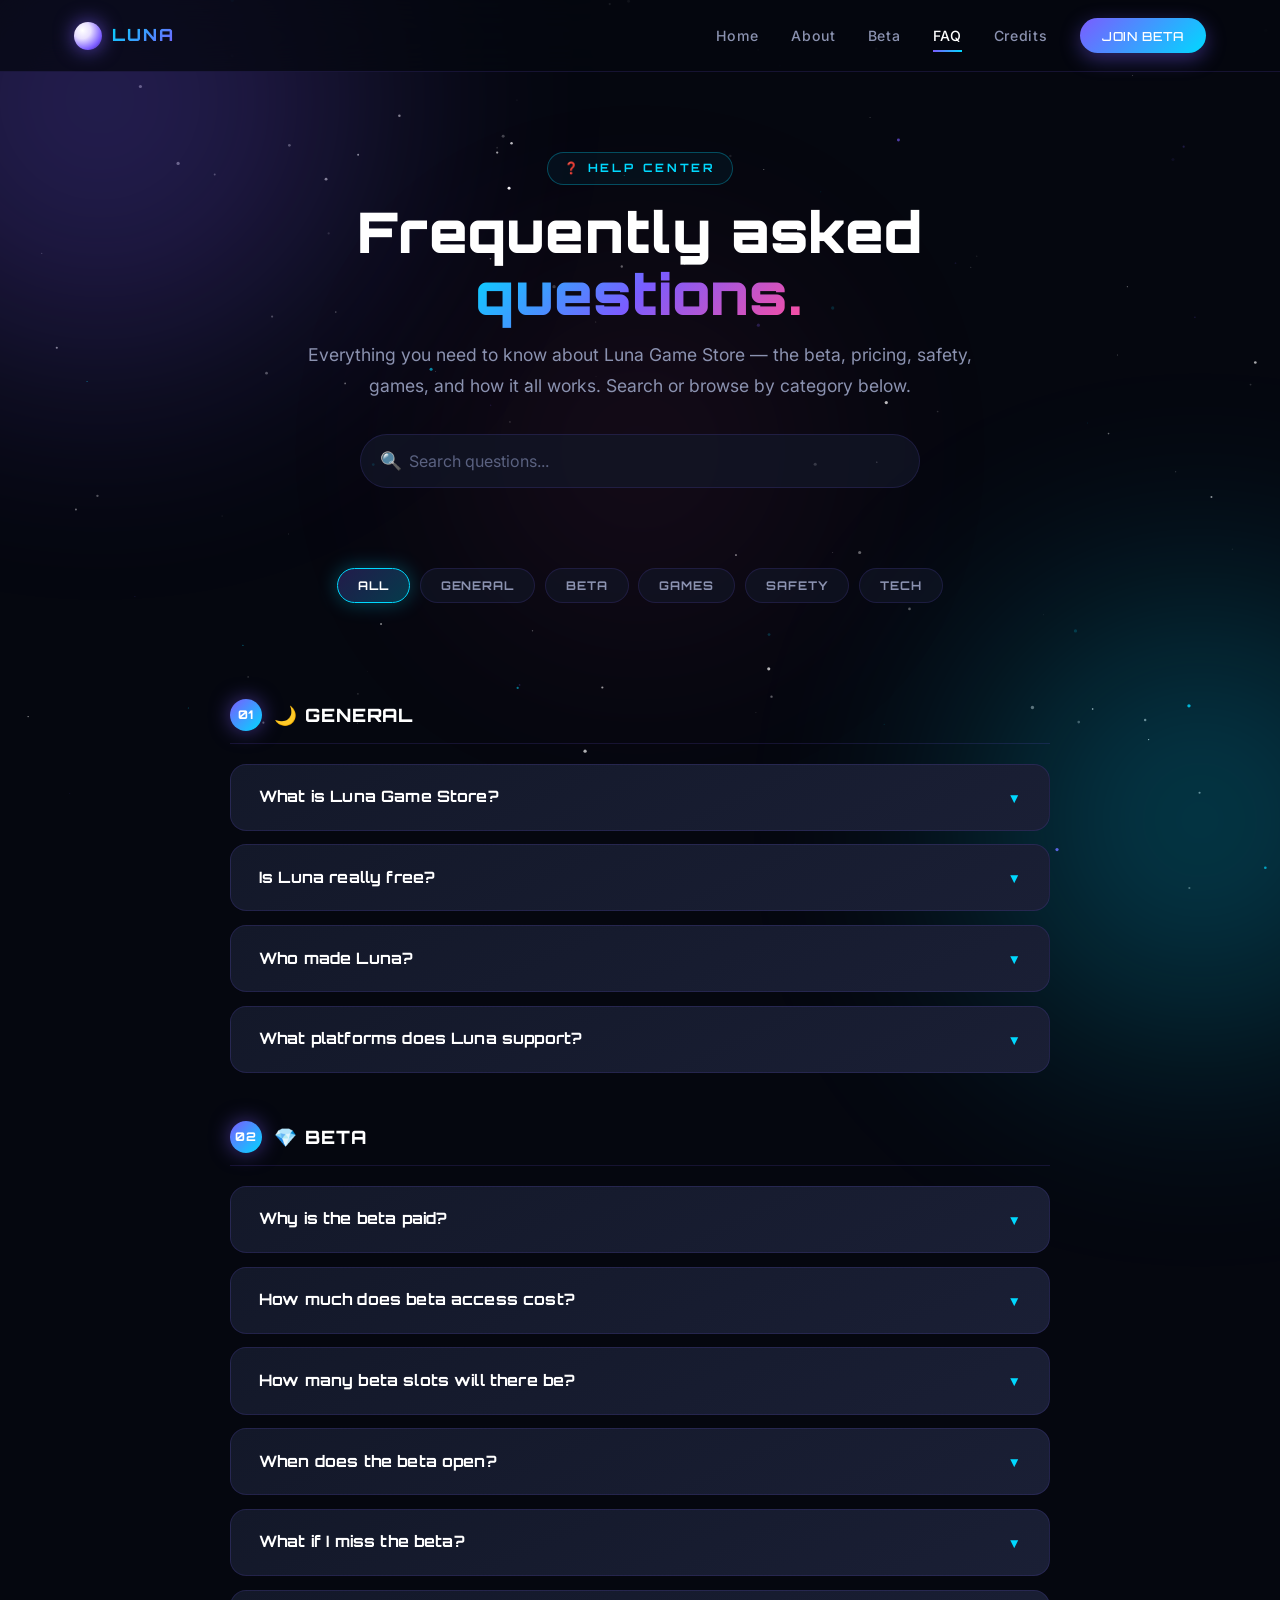
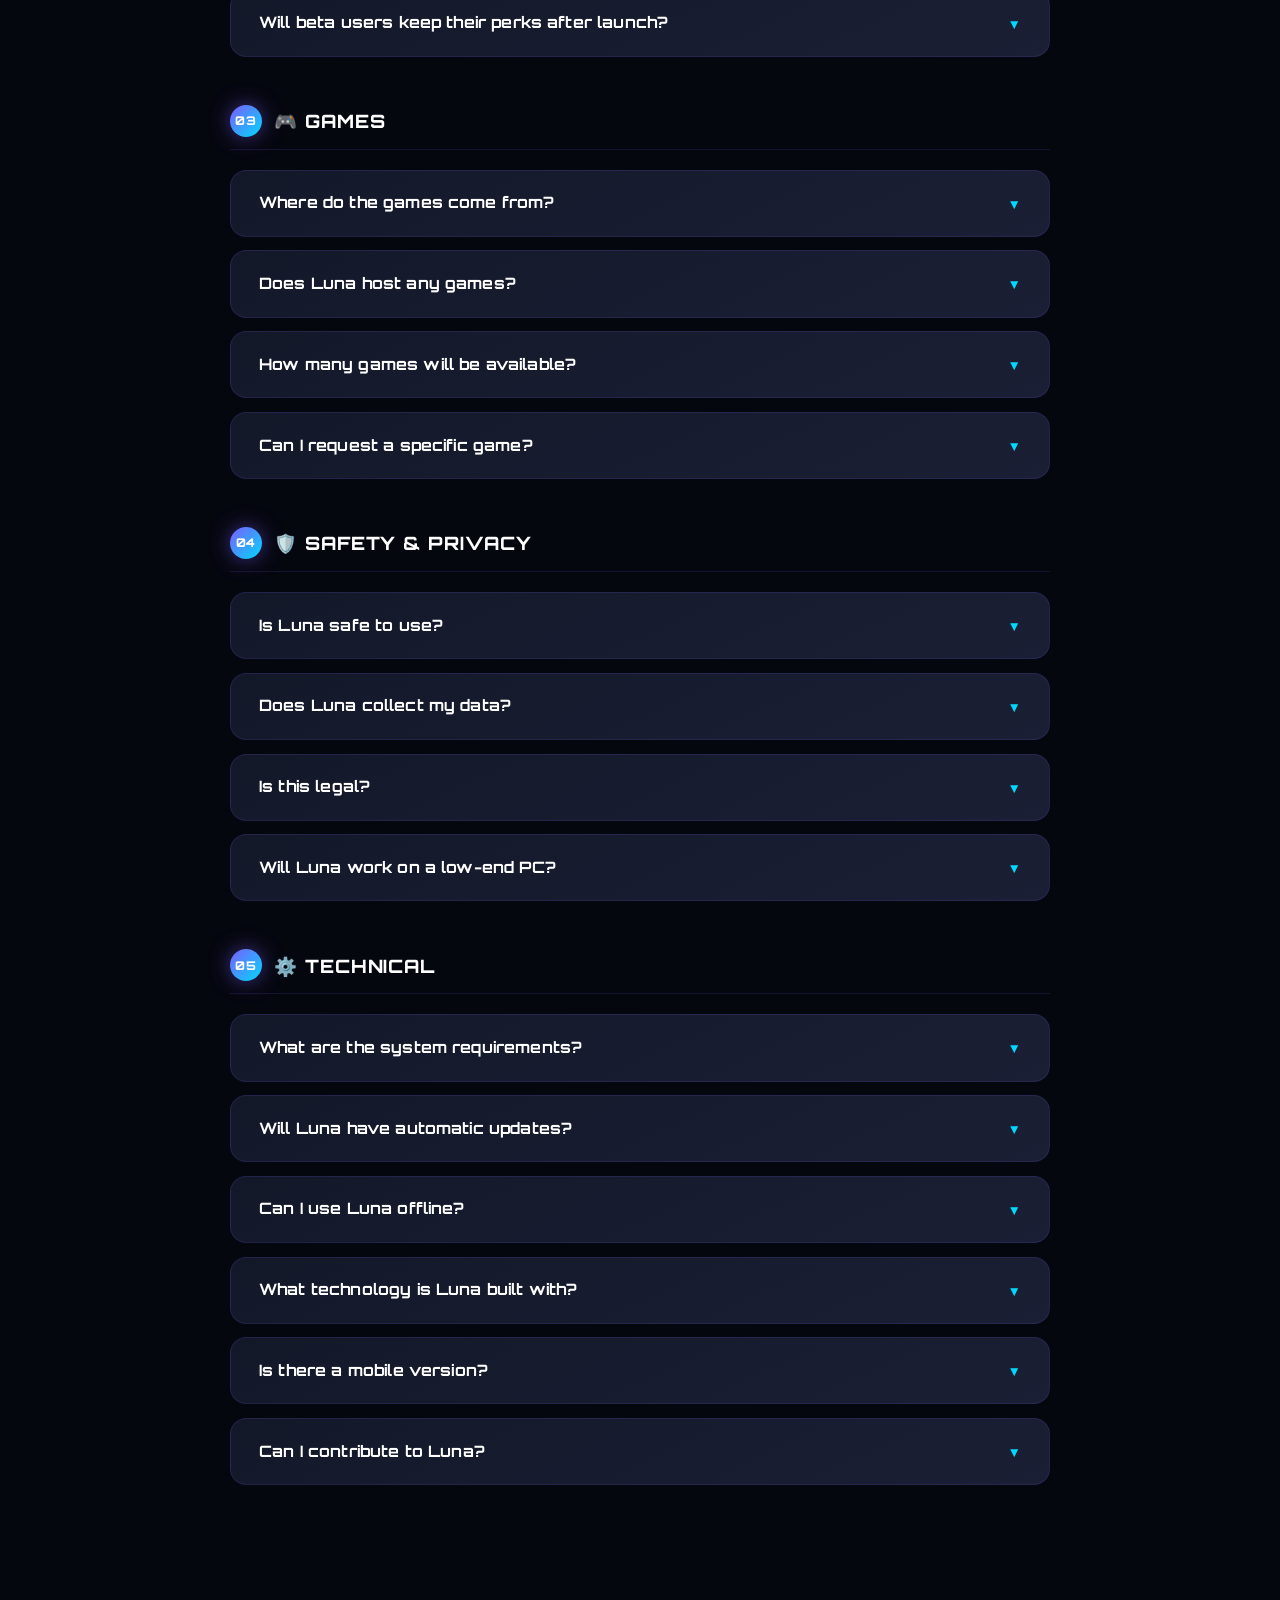
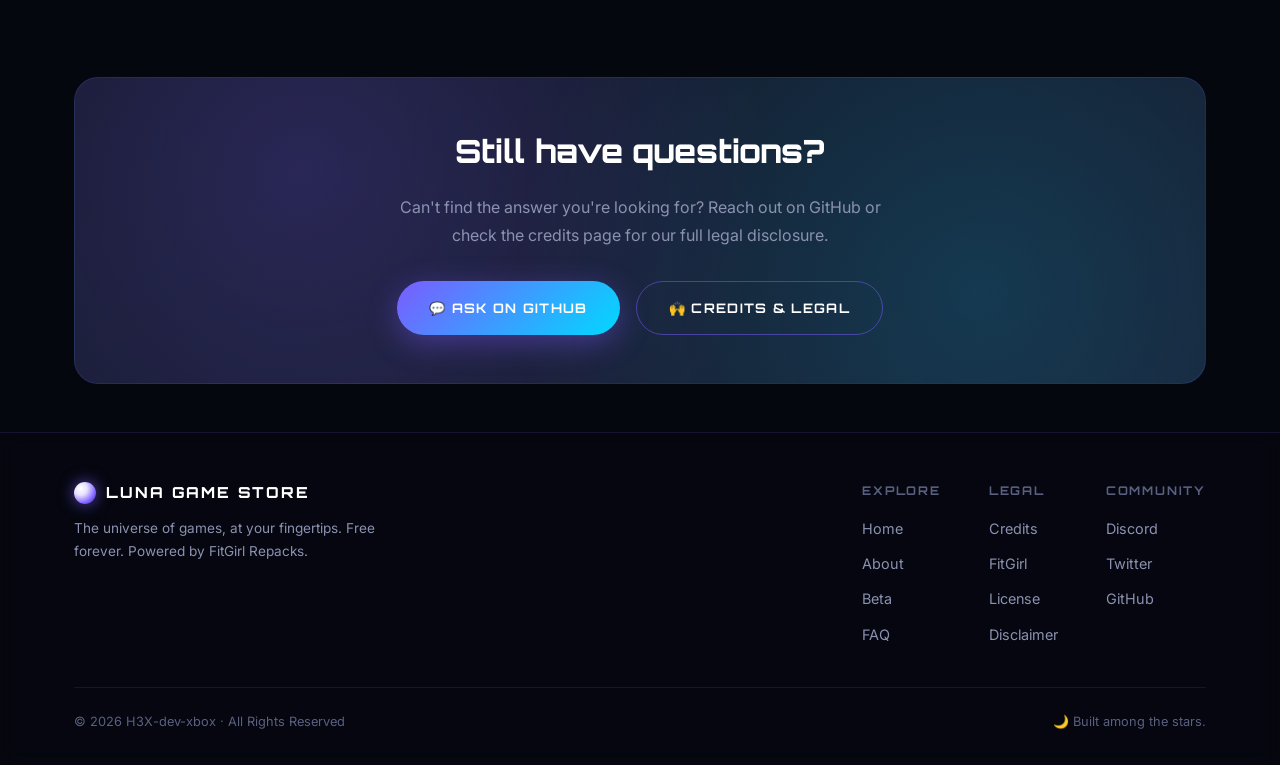
<file: docs/faq.html>
<!DOCTYPE html>
<html lang="en">
<head>
  <meta charset="UTF-8" />
  <meta name="viewport" content="width=device-width, initial-scale=1.0" />
  <title>FAQ · Luna Game Store</title>
  <meta name="description" content="Frequently asked questions about Luna Game Store — the beta, pricing, safety, games, and how it works." />
  <link rel="preconnect" href="https://fonts.googleapis.com" />
  <link rel="preconnect" href="https://fonts.gstatic.com" crossorigin />
  <link href="https://fonts.googleapis.com/css2?family=Orbitron:wght@500;700;800;900&family=Inter:wght@300;400;500;600;700&display=swap" rel="stylesheet" />

  <style>
    /* ═══════════════════════════════════════════════
       LUNA GAME STORE — FAQ PAGE
       Self-contained · Galaxy theme
       ═══════════════════════════════════════════════ */

    :root {
      --bg-deep:      #05070F;
      --surface:      #131829;
      --surface-2:    #1A1F35;
      --border:       rgba(123, 92, 255, 0.15);

      --luna-purple:  #7B5CFF;
      --luna-cyan:    #00D9FF;
      --luna-pink:    #FF4D9D;
      --luna-green:   #4DFF91;
      --luna-amber:   #FFB800;

      --text:         #FFFFFF;
      --text-dim:     #8B92B0;
      --text-faint:   #5A6180;

      --font-display: 'Orbitron', 'Segoe UI', sans-serif;
      --font-body:    'Inter', 'Segoe UI', sans-serif;

      --radius:       16px;
      --radius-lg:    24px;

      --container:    1180px;
      --nav-height:   72px;
    }

    *, *::before, *::after {
      margin: 0;
      padding: 0;
      box-sizing: border-box;
    }

    html { scroll-behavior: smooth; -webkit-text-size-adjust: 100%; }

    body {
      background: var(--bg-deep);
      color: var(--text);
      font-family: var(--font-body);
      font-size: 16px;
      line-height: 1.6;
      min-height: 100vh;
      overflow-x: hidden;
      position: relative;
    }

    a { color: inherit; text-decoration: none; }
    button { font-family: inherit; cursor: pointer; border: none; background: none; color: inherit; }
    ul { list-style: none; }

    /* ── Starfield ──────────────────────────────── */
    #stars {
      position: fixed;
      inset: 0;
      z-index: 0;
      display: block;
      pointer-events: none;
    }

    /* ── Nebulas ────────────────────────────────── */
    .nebula {
      position: fixed;
      border-radius: 50%;
      filter: blur(130px);
      opacity: 0.28;
      z-index: 1;
      pointer-events: none;
      animation: drift 20s ease-in-out infinite;
    }

    .nebula-1 { width: 520px; height: 520px; background: var(--luna-purple); top: -160px; left: -160px; }
    .nebula-2 { width: 420px; height: 420px; background: var(--luna-cyan);   bottom: -130px; right: -130px; animation-delay: -7s; }
    .nebula-3 { width: 320px; height: 320px; background: var(--luna-pink);   top: 50%; left: 50%; transform: translate(-50%, -50%); opacity: 0.1; animation-delay: -14s; }

    @keyframes drift {
      0%, 100% { transform: translate(0, 0) scale(1); }
      50%      { transform: translate(40px, -25px) scale(1.12); }
    }

    .page {
      position: relative;
      z-index: 2;
      min-height: 100vh;
      display: flex;
      flex-direction: column;
    }

    .container {
      width: 100%;
      max-width: var(--container);
      margin: 0 auto;
      padding: 0 1.5rem;
    }

    /* ── Nav ────────────────────────────────────── */
    .nav {
      position: sticky;
      top: 0;
      z-index: 100;
      height: var(--nav-height);
      background: rgba(5, 7, 15, 0.75);
      backdrop-filter: blur(20px);
      -webkit-backdrop-filter: blur(20px);
      border-bottom: 1px solid var(--border);
    }

    .nav-inner {
      height: 100%;
      display: flex;
      align-items: center;
      justify-content: space-between;
    }

    .nav-logo {
      display: flex;
      align-items: center;
      gap: 0.65rem;
      font-family: var(--font-display);
      font-size: 1.05rem;
      font-weight: 800;
      letter-spacing: 0.12em;
      text-transform: uppercase;
    }

    .nav-logo .moon-icon {
      width: 28px;
      height: 28px;
      border-radius: 50%;
      background: radial-gradient(circle at 30% 30%,
        #FFFFFF 0%, #E8E0FF 30%, var(--luna-purple) 70%, #2A1A6E 100%);
      box-shadow: 0 0 20px rgba(123, 92, 255, 0.7);
      flex-shrink: 0;
    }

    .nav-logo span {
      background: linear-gradient(135deg, var(--luna-cyan), var(--luna-purple));
      -webkit-background-clip: text;
      background-clip: text;
      -webkit-text-fill-color: transparent;
    }

    .nav-links {
      display: flex;
      align-items: center;
      gap: 2rem;
    }

    .nav-links a {
      font-size: 0.88rem;
      font-weight: 500;
      letter-spacing: 0.05em;
      color: var(--text-dim);
      transition: color 0.25s ease;
      position: relative;
      padding: 0.5rem 0;
    }

    .nav-links a:hover,
    .nav-links a.active { color: var(--text); }

    .nav-links a::after {
      content: '';
      position: absolute;
      bottom: 0;
      left: 0;
      width: 0;
      height: 2px;
      background: linear-gradient(90deg, var(--luna-purple), var(--luna-cyan));
      transition: width 0.3s ease;
    }

    .nav-links a:hover::after,
    .nav-links a.active::after { width: 100%; }

    .nav-cta {
      padding: 0.6rem 1.4rem !important;
      border-radius: 999px;
      background: linear-gradient(135deg, var(--luna-purple), var(--luna-cyan));
      color: #FFFFFF !important;
      font-family: var(--font-display);
      font-size: 0.78rem !important;
      font-weight: 700;
      letter-spacing: 0.08em;
      text-transform: uppercase;
      transition: all 0.3s ease;
      box-shadow: 0 6px 20px rgba(123, 92, 255, 0.4);
    }

    .nav-cta:hover {
      transform: translateY(-2px);
      box-shadow: 0 10px 30px rgba(123, 92, 255, 0.7);
    }

    .nav-cta::after { display: none; }

    .nav-toggle {
      display: none;
      width: 40px;
      height: 40px;
      flex-direction: column;
      align-items: center;
      justify-content: center;
      position: relative;
      z-index: 101;
    }

    .nav-toggle span {
      display: block;
      width: 22px;
      height: 2px;
      background: var(--text);
      border-radius: 2px;
      transition: all 0.3s ease;
    }

    .nav-toggle span + span { margin-top: 5px; }
    .nav-toggle.open span:nth-child(1) { transform: translateY(7px) rotate(45deg); }
    .nav-toggle.open span:nth-child(2) { opacity: 0; }
    .nav-toggle.open span:nth-child(3) { transform: translateY(-7px) rotate(-45deg); }

    /* ── Buttons ────────────────────────────────── */
    .btn {
      display: inline-flex;
      align-items: center;
      gap: 0.6rem;
      padding: 0.95rem 2rem;
      font-family: var(--font-display);
      font-size: 0.82rem;
      font-weight: 700;
      letter-spacing: 0.1em;
      text-transform: uppercase;
      border-radius: 999px;
      cursor: pointer;
      transition: all 0.3s cubic-bezier(0.34, 1.56, 0.64, 1);
      text-align: center;
    }

    .btn-primary {
      background: linear-gradient(135deg, var(--luna-purple), var(--luna-cyan));
      color: #FFFFFF;
      box-shadow: 0 8px 30px rgba(123, 92, 255, 0.4);
    }

    .btn-primary:hover {
      transform: translateY(-3px) scale(1.03);
      box-shadow: 0 14px 40px rgba(123, 92, 255, 0.7);
    }

    .btn-secondary {
      background: transparent;
      color: var(--text);
      border: 1.5px solid rgba(123, 92, 255, 0.5);
    }

    .btn-secondary:hover {
      border-color: var(--luna-cyan);
      background: rgba(0, 217, 255, 0.08);
      transform: translateY(-3px);
      box-shadow: 0 0 30px rgba(0, 217, 255, 0.3);
    }

    /* ── Sections ───────────────────────────────── */
    .section { padding: 5rem 0; }
    .section-sm { padding: 3rem 0; }

    .eyebrow {
      display: inline-block;
      font-family: var(--font-display);
      font-size: 0.72rem;
      font-weight: 700;
      letter-spacing: 0.25em;
      text-transform: uppercase;
      color: var(--luna-cyan);
      margin-bottom: 1rem;
      padding: 0.4rem 1rem;
      border-radius: 999px;
      border: 1px solid rgba(0, 217, 255, 0.3);
      background: rgba(0, 217, 255, 0.05);
    }

    .section-title {
      font-family: var(--font-display);
      font-size: clamp(1.8rem, 4.5vw, 2.8rem);
      font-weight: 800;
      letter-spacing: 0.02em;
      line-height: 1.15;
      margin-bottom: 1rem;
    }

    .section-title span {
      background: linear-gradient(135deg, var(--luna-cyan), var(--luna-purple), var(--luna-pink));
      -webkit-background-clip: text;
      background-clip: text;
      -webkit-text-fill-color: transparent;
    }

    .section-sub {
      font-size: 1.05rem;
      color: var(--text-dim);
      max-width: 640px;
      line-height: 1.75;
    }

    .text-center { text-align: center; }
    .text-center .section-sub { margin-left: auto; margin-right: auto; }

    /* ── Page hero ──────────────────────────────── */
    .page-hero {
      padding: 5rem 0 3rem;
      text-align: center;
    }

    .page-hero h1 {
      font-family: var(--font-display);
      font-size: clamp(2rem, 6vw, 3.5rem);
      font-weight: 900;
      letter-spacing: 0.02em;
      line-height: 1.1;
      margin-bottom: 1rem;
    }

    .page-hero h1 span {
      background: linear-gradient(135deg, var(--luna-cyan), var(--luna-purple), var(--luna-pink));
      -webkit-background-clip: text;
      background-clip: text;
      -webkit-text-fill-color: transparent;
    }

    .page-hero p {
      color: var(--text-dim);
      font-size: 1.1rem;
      max-width: 680px;
      margin: 0 auto 2rem;
      line-height: 1.75;
    }

    /* ── Search bar ─────────────────────────────── */
    .search-wrap {
      max-width: 560px;
      margin: 0 auto;
      position: relative;
    }

    .search-input {
      width: 100%;
      padding: 1rem 1.25rem 1rem 3rem;
      border-radius: 999px;
      background: rgba(19, 24, 41, 0.7);
      border: 1.5px solid var(--border);
      color: var(--text);
      font-size: 1rem;
      font-family: inherit;
      transition: all 0.3s ease;
      outline: none;
    }

    .search-input::placeholder {
      color: var(--text-faint);
    }

    .search-input:focus {
      border-color: var(--luna-cyan);
      background: rgba(19, 24, 41, 0.9);
      box-shadow: 0 0 30px rgba(0, 217, 255, 0.2);
    }

    .search-icon {
      position: absolute;
      left: 1.25rem;
      top: 50%;
      transform: translateY(-50%);
      color: var(--text-faint);
      font-size: 1.1rem;
      pointer-events: none;
    }

    /* ── Category filter ────────────────────────── */
    .categories {
      display: flex;
      flex-wrap: wrap;
      gap: 0.6rem;
      justify-content: center;
      margin: 2rem auto 3rem;
      max-width: 720px;
    }

    .category-chip {
      padding: 0.55rem 1.25rem;
      border-radius: 999px;
      background: rgba(19, 24, 41, 0.6);
      border: 1.5px solid var(--border);
      color: var(--text-dim);
      font-family: var(--font-display);
      font-size: 0.75rem;
      font-weight: 700;
      letter-spacing: 0.08em;
      text-transform: uppercase;
      transition: all 0.25s ease;
      cursor: pointer;
    }

    .category-chip:hover {
      border-color: rgba(0, 217, 255, 0.4);
      color: var(--text);
    }

    .category-chip.active {
      background: linear-gradient(135deg, rgba(123, 92, 255, 0.25), rgba(0, 217, 255, 0.25));
      border-color: var(--luna-cyan);
      color: var(--text);
      box-shadow: 0 0 20px rgba(0, 217, 255, 0.3);
    }

    /* ── FAQ container ──────────────────────────── */
    .faq-wrap {
      max-width: 820px;
      margin: 0 auto;
    }

    .faq-category {
      margin-bottom: 3rem;
      scroll-margin-top: 100px;
    }

    .faq-category:last-child { margin-bottom: 0; }

    .faq-category-title {
      display: flex;
      align-items: center;
      gap: 0.75rem;
      font-family: var(--font-display);
      font-size: 1.15rem;
      font-weight: 800;
      letter-spacing: 0.05em;
      text-transform: uppercase;
      margin-bottom: 1.25rem;
      padding-bottom: 0.75rem;
      border-bottom: 1px solid var(--border);
    }

    .faq-category-title .num {
      display: inline-flex;
      align-items: center;
      justify-content: center;
      width: 32px;
      height: 32px;
      border-radius: 50%;
      background: linear-gradient(135deg, var(--luna-purple), var(--luna-cyan));
      color: #FFFFFF;
      font-size: 0.75rem;
      font-weight: 800;
      box-shadow: 0 0 20px rgba(123, 92, 255, 0.5);
      flex-shrink: 0;
    }

    /* ── FAQ items ──────────────────────────────── */
    .faq-item {
      background: linear-gradient(155deg, var(--surface) 0%, var(--surface-2) 100%);
      border: 1px solid var(--border);
      border-radius: var(--radius);
      margin-bottom: 0.85rem;
      overflow: hidden;
      transition: all 0.3s ease;
    }

    .faq-item:hover {
      border-color: rgba(123, 92, 255, 0.35);
    }

    .faq-item.open {
      border-color: rgba(0, 217, 255, 0.4);
      box-shadow: 0 0 40px rgba(0, 217, 255, 0.1);
    }

    .faq-question {
      width: 100%;
      padding: 1.35rem 1.75rem;
      display: flex;
      justify-content: space-between;
      align-items: center;
      gap: 1rem;
      text-align: left;
      font-family: var(--font-display);
      font-size: 0.98rem;
      font-weight: 700;
      letter-spacing: 0.01em;
      color: var(--text);
      transition: color 0.25s ease;
      line-height: 1.4;
    }

    .faq-question:hover { color: var(--luna-cyan); }

    .faq-item.open .faq-question {
      color: var(--luna-cyan);
    }

    .faq-question .chevron {
      transition: transform 0.3s ease;
      color: var(--luna-cyan);
      font-size: 0.85rem;
      flex-shrink: 0;
    }

    .faq-item.open .faq-question .chevron {
      transform: rotate(180deg);
    }

    .faq-answer {
      max-height: 0;
      overflow: hidden;
      transition: max-height 0.45s ease, padding 0.4s ease;
      color: var(--text-dim);
      font-size: 0.95rem;
      line-height: 1.85;
      padding: 0 1.75rem;
    }

    .faq-item.open .faq-answer {
      max-height: 800px;
      padding: 0 1.75rem 1.5rem;
    }

    .faq-answer strong {
      color: var(--text);
      font-weight: 600;
    }

    .faq-answer a {
      color: var(--luna-cyan);
      border-bottom: 1px dashed rgba(0, 217, 255, 0.4);
      transition: border-color 0.25s ease;
    }

    .faq-answer a:hover {
      border-bottom-color: var(--luna-cyan);
    }

    .faq-answer ul {
      margin: 0.75rem 0;
      display: flex;
      flex-direction: column;
      gap: 0.4rem;
    }

    .faq-answer ul li {
      padding-left: 1.25rem;
      position: relative;
    }

    .faq-answer ul li::before {
      content: '▸';
      position: absolute;
      left: 0;
      color: var(--luna-cyan);
    }

    /* ── No results state ───────────────────────── */
    .no-results {
      text-align: center;
      padding: 3rem 1rem;
      color: var(--text-dim);
      display: none;
    }

    .no-results.show { display: block; }

    .no-results .icon {
      font-size: 3rem;
      margin-bottom: 1rem;
      opacity: 0.5;
    }

    .no-results h3 {
      font-family: var(--font-display);
      font-size: 1.1rem;
      margin-bottom: 0.5rem;
      color: var(--text);
    }

    /* ── CTA block ──────────────────────────────── */
    .cta-block {
      margin-top: 3rem;
      padding: 3rem 2rem;
      border-radius: var(--radius-lg);
      background:
        radial-gradient(circle at 20% 30%, rgba(123, 92, 255, 0.2) 0%, transparent 50%),
        radial-gradient(circle at 80% 70%, rgba(0, 217, 255, 0.15) 0%, transparent 50%),
        linear-gradient(155deg, var(--surface) 0%, var(--surface-2) 100%);
      border: 1px solid var(--border);
      text-align: center;
    }

    .cta-block h2 {
      font-family: var(--font-display);
      font-size: clamp(1.4rem, 3.2vw, 2rem);
      font-weight: 800;
      margin-bottom: 1rem;
    }

    .cta-block p {
      color: var(--text-dim);
      max-width: 520px;
      margin: 0 auto 2rem;
      line-height: 1.75;
    }

    .cta-actions {
      display: flex;
      gap: 1rem;
      justify-content: center;
      flex-wrap: wrap;
    }

    /* ── Footer ─────────────────────────────────── */
    .footer {
      margin-top: auto;
      padding: 3rem 0 2rem;
      border-top: 1px solid var(--border);
      background: rgba(5, 7, 15, 0.6);
      backdrop-filter: blur(10px);
      position: relative;
      z-index: 2;
    }

    .footer-inner {
      display: flex;
      flex-wrap: wrap;
      gap: 2rem;
      justify-content: space-between;
      align-items: flex-start;
    }

    .footer-brand {
      display: flex;
      align-items: center;
      gap: 0.65rem;
      font-family: var(--font-display);
      font-size: 0.95rem;
      font-weight: 800;
      letter-spacing: 0.12em;
      text-transform: uppercase;
      margin-bottom: 0.75rem;
    }

    .footer-tag {
      color: var(--text-dim);
      font-size: 0.85rem;
      max-width: 340px;
      line-height: 1.7;
    }

    .footer-links {
      display: flex;
      gap: 3rem;
      flex-wrap: wrap;
    }

    .footer-col h4 {
      font-family: var(--font-display);
      font-size: 0.75rem;
      font-weight: 700;
      letter-spacing: 0.15em;
      text-transform: uppercase;
      color: var(--text-faint);
      margin-bottom: 1rem;
    }

    .footer-col ul {
      display: flex;
      flex-direction: column;
      gap: 0.6rem;
    }

    .footer-col a {
      color: var(--text-dim);
      font-size: 0.9rem;
      transition: color 0.25s ease;
    }

    .footer-col a:hover { color: var(--luna-cyan); }

    .footer-bottom {
      margin-top: 2.5rem;
      padding-top: 1.5rem;
      border-top: 1px solid var(--border);
      display: flex;
      justify-content: space-between;
      flex-wrap: wrap;
      gap: 1rem;
      font-size: 0.8rem;
      color: var(--text-faint);
    }

    /* ── Responsive ─────────────────────────────── */
    @media (max-width: 720px) {
      .nav-links {
        position: fixed;
        inset: var(--nav-height) 0 0 0;
        background: rgba(5, 7, 15, 0.97);
        backdrop-filter: blur(30px);
        flex-direction: column;
        justify-content: flex-start;
        padding: 3rem 2rem;
        gap: 2rem;
        transform: translateX(100%);
        transition: transform 0.4s cubic-bezier(0.34, 1.56, 0.64, 1);
      }

      .nav-links.open { transform: translateX(0); }
      .nav-links a { font-size: 1.3rem; }
      .nav-toggle { display: flex; }

      .section { padding: 3.5rem 0; }
      .faq-question { padding: 1.15rem 1.25rem; font-size: 0.92rem; }
      .faq-item.open .faq-answer { padding: 0 1.25rem 1.25rem; }
      .footer-links { gap: 2rem; }
    }

    @media (prefers-reduced-motion: reduce) {
      *, *::before, *::after {
        animation-duration: 0.01ms !important;
        animation-iteration-count: 1 !important;
        transition-duration: 0.01ms !important;
      }
    }
  </style>
</head>
<body>

  <canvas id="stars"></canvas>
  <div class="nebula nebula-1"></div>
  <div class="nebula nebula-2"></div>
  <div class="nebula nebula-3"></div>

  <div class="page">

    <!-- ═══════════ NAV ═══════════ -->
    <nav class="nav">
      <div class="container nav-inner">
        <a href="./" class="nav-logo">
          <span class="moon-icon"></span>
          <span>Luna</span>
        </a>

        <button class="nav-toggle" aria-label="Toggle menu">
          <span></span><span></span><span></span>
        </button>

        <ul class="nav-links">
          <li><a href="./">Home</a></li>
          <li><a href="about.html">About</a></li>
          <li><a href="beta.html">Beta</a></li>
          <li><a href="faq.html" class="active">FAQ</a></li>
          <li><a href="credits.html">Credits</a></li>
          <li><a href="beta.html" class="nav-cta">Join Beta</a></li>
        </ul>
      </div>
    </nav>

    <!-- ═══════════ HERO ═══════════ -->
    <section class="page-hero">
      <div class="container">
        <span class="eyebrow">❓ Help Center</span>
        <h1>Frequently asked<br /><span>questions.</span></h1>
        <p>
          Everything you need to know about Luna Game Store — the beta, pricing,
          safety, games, and how it all works. Search or browse by category below.
        </p>

        <!-- Search bar -->
        <div class="search-wrap">
          <span class="search-icon">🔍</span>
          <input
            type="text"
            class="search-input"
            id="faqSearch"
            placeholder="Search questions..."
            autocomplete="off"
          />
        </div>
      </div>
    </section>

    <!-- ═══════════ CATEGORIES ═══════════ -->
    <div class="container">
      <div class="categories">
        <button class="category-chip active" data-category="all">All</button>
        <button class="category-chip" data-category="general">General</button>
        <button class="category-chip" data-category="beta">Beta</button>
        <button class="category-chip" data-category="games">Games</button>
        <button class="category-chip" data-category="safety">Safety</button>
        <button class="category-chip" data-category="tech">Tech</button>
      </div>
    </div>

    <!-- ═══════════ FAQ ═══════════ -->
    <section class="section-sm">
      <div class="container">
        <div class="faq-wrap" id="faqWrap">

          <!-- ─── GENERAL ─── -->
          <div class="faq-category" data-category="general">
            <div class="faq-category-title">
              <span class="num">01</span>
              <span>🌙 General</span>
            </div>

            <div class="faq-item">
              <button class="faq-question">
                What is Luna Game Store?
                <span class="chevron">▼</span>
              </button>
              <div class="faq-answer">
                Luna Game Store is a <strong>modern, galaxy-themed PC game launcher and
                catalog</strong>. It's a cleaner, faster, and freer alternative to bloated
                platforms like Steam and Epic — built to help you discover and install
                games without the noise.
              </div>
            </div>

            <div class="faq-item">
              <button class="faq-question">
                Is Luna really free?
                <span class="chevron">▼</span>
              </button>
              <div class="faq-answer">
                <strong>Yes.</strong> After the paid beta phase ends, Luna will be 100%
                free for everyone, forever. No subscriptions, no hidden fees, no premium
                tiers, no paywalls. The paid beta exists purely to fund server infrastructure
                — once it's done, everyone gets full access.
              </div>
            </div>

            <div class="faq-item">
              <button class="faq-question">
                Who made Luna?
                <span class="chevron">▼</span>
              </button>
              <div class="faq-answer">
                Luna was built by <strong>H3X-dev-xbox</strong> — a solo developer working
                entirely from an Android phone. It's a passion project born from frustration
                with existing launchers.
              </div>
            </div>

            <div class="faq-item">
              <button class="faq-question">
                What platforms does Luna support?
                <span class="chevron">▼</span>
              </button>
              <div class="faq-answer">
                Currently, Luna is built for <strong>Windows PC</strong>. Support for other
                platforms (Linux, Mac) may come in the future, but Windows is the priority
                for launch.
              </div>
            </div>
          </div>

          <!-- ─── BETA ─── -->
          <div class="faq-category" data-category="beta">
            <div class="faq-category-title">
              <span class="num">02</span>
              <span>💎 Beta</span>
            </div>

            <div class="faq-item">
              <button class="faq-question">
                Why is the beta paid?
                <span class="chevron">▼</span>
              </button>
              <div class="faq-answer">
                Running a launcher isn't free. Every user who downloads a game pulls
                <strong>massive amounts of bandwidth</strong> from our servers. If we opened
                the beta to everyone at once, our infrastructure would collapse.
                <br /><br />
                Paid beta slots exist purely to fund server costs, CDN bandwidth, and
                maintenance until public launch — not to turn a profit.
              </div>
            </div>

            <div class="faq-item">
              <button class="faq-question">
                How much does beta access cost?
                <span class="chevron">▼</span>
              </button>
              <div class="faq-answer">
                Pricing will be announced when beta signups open. It will be a
                <strong>single, one-time payment</strong> — no subscriptions, no recurring
                fees, no hidden charges. Final pricing depends on real server costs at
                launch time.
              </div>
            </div>

            <div class="faq-item">
              <button class="faq-question">
                How many beta slots will there be?
                <span class="chevron">▼</span>
              </button>
              <div class="faq-answer">
                A <strong>limited number</strong> — enough to cover server costs without
                overloading our infrastructure. Once slots fill up, they're gone. The exact
                number will be announced when signups open.
              </div>
            </div>

            <div class="faq-item">
              <button class="faq-question">
                When does the beta open?
                <span class="chevron">▼</span>
              </button>
              <div class="faq-answer">
                <strong>When we're ready.</strong> Development is still ongoing — we want
                to make sure the core launcher is stable, polished, and reliable before
                opening the doors. Star the GitHub repo and watch for announcements.
              </div>
            </div>

            <div class="faq-item">
              <button class="faq-question">
                What if I miss the beta?
                <span class="chevron">▼</span>
              </button>
              <div class="faq-answer">
                No problem at all. You'll still get Luna <strong>completely free</strong>
                at public launch. You just won't have the founder badge, priority support,
                or the (well-earned) satisfaction of having funded the servers early.
              </div>
            </div>

            <div class="faq-item">
              <button class="faq-question">
                Will beta users keep their perks after launch?
                <span class="chevron">▼</span>
              </button>
              <div class="faq-answer">
                <strong>Yes, permanently.</strong> The founder badge and priority support
                are lifetime perks. You helped build Luna — you keep the rewards.
              </div>
            </div>
          </div>

          <!-- ─── GAMES ─── -->
          <div class="faq-category" data-category="games">
            <div class="faq-category-title">
              <span class="num">03</span>
              <span>🎮 Games</span>
            </div>

            <div class="faq-item">
              <button class="faq-question">
                Where do the games come from?
                <span class="chevron">▼</span>
              </button>
              <div class="faq-answer">
                Every game in Luna's catalog is sourced from <strong>FitGirl Repacks</strong>
                — one of the most respected and trusted repackers in the PC gaming community.
                Luna doesn't repack, crack, or modify any games. We simply provide a
                cleaner way to discover and install them.
                <br /><br />
                Full credit belongs to FitGirl. See our <a href="credits.html">Credits page</a>
                for details.
              </div>
            </div>

            <div class="faq-item">
              <button class="faq-question">
                Does Luna host any games?
                <span class="chevron">▼</span>
              </button>
              <div class="faq-answer">
                <strong>No.</strong> Luna is a launcher and catalog interface only. We do
                not host, own, crack, or distribute any game files. Game downloads come
                from third-party hosts (like FitGirl's official mirrors and Archive.org).
              </div>
            </div>

            <div class="faq-item">
              <button class="faq-question">
                How many games will be available?
                <span class="chevron">▼</span>
              </button>
              <div class="faq-answer">
                The catalog is designed to grow over time. At launch, we'll have a curated
                selection of popular and highly-rated games. More titles are added regularly
                as the community requests them.
              </div>
            </div>

            <div class="faq-item">
              <button class="faq-question">
                Can I request a specific game?
                <span class="chevron">▼</span>
              </button>
              <div class="faq-answer">
                Yes — once the beta opens, users will be able to request games through the
                launcher. Requests are prioritised based on demand, size, and availability
                on FitGirl's site.
              </div>
            </div>
          </div>

          <!-- ─── SAFETY ─── -->
          <div class="faq-category" data-category="safety">
            <div class="faq-category-title">
              <span class="num">04</span>
              <span>🛡️ Safety & Privacy</span>
            </div>

            <div class="faq-item">
              <button class="faq-question">
                Is Luna safe to use?
                <span class="chevron">▼</span>
              </button>
              <div class="faq-answer">
                Luna itself is safe — we don't install background services, run telemetry,
                or collect personal data. The games you download, however, come from
                third-party sources, so we always recommend:
                <ul>
                  <li>Running a reputable antivirus</li>
                  <li>Only downloading from FitGirl's official mirrors</li>
                  <li>Reading FitGirl's own safety notes on her site</li>
                </ul>
              </div>
            </div>

            <div class="faq-item">
              <button class="faq-question">
                Does Luna collect my data?
                <span class="chevron">▼</span>
              </button>
              <div class="faq-answer">
                <strong>No.</strong> Luna doesn't track you, doesn't sell your information,
                and doesn't run analytics. No hidden telemetry. No dark patterns. What you
                do on your PC is your business, not ours.
              </div>
            </div>

            <div class="faq-item">
              <button class="faq-question">
                Is this legal?
                <span class="chevron">▼</span>
              </button>
              <div class="faq-answer">
                Luna itself is a legal piece of software — a launcher and catalog. We don't
                host, crack, or distribute anything. Whether downloading repacks is legal
                depends on your local laws and whether you own a legitimate copy of the game.
                <br /><br />
                We always recommend <strong>supporting developers</strong> by purchasing
                games you enjoy. See our <a href="credits.html">Credits page</a> for our
                full legal disclaimer.
              </div>
            </div>

            <div class="faq-item">
              <button class="faq-question">
                Will Luna work on a low-end PC?
                <span class="chevron">▼</span>
              </button>
              <div class="faq-answer">
                Absolutely. Luna is designed to be <strong>lightweight and fast</strong>.
                It uses minimal RAM and CPU, so it runs smoothly even on older machines.
                The games themselves have their own requirements — those come from the
                game, not from Luna.
              </div>
            </div>
          </div>

          <!-- ─── TECH ─── -->
          <div class="faq-category" data-category="tech">
            <div class="faq-category-title">
              <span class="num">05</span>
              <span>⚙️ Technical</span>
            </div>

            <div class="faq-item">
              <button class="faq-question">
                What are the system requirements?
                <span class="chevron">▼</span>
              </button>
              <div class="faq-answer">
                Luna itself is extremely lightweight. Requirements will be published at
                beta launch, but if you can run Windows 10 or 11, you can almost certainly
                run Luna.
              </div>
            </div>

            <div class="faq-item">
              <button class="faq-question">
                Will Luna have automatic updates?
                <span class="chevron">▼</span>
              </button>
              <div class="faq-answer">
                Yes — Luna will check for and install updates automatically, so you always
                have the latest version with new features and bug fixes. You'll never have
                to manually re-download the launcher.
              </div>
            </div>

            <div class="faq-item">
              <button class="faq-question">
                Can I use Luna offline?
                <span class="chevron">▼</span>
              </button>
              <div class="faq-answer">
                Browsing the catalog requires an internet connection, but
                <strong>installed games can be launched offline</strong>. Once a game is
                downloaded, Luna doesn't need to phone home to run it.
              </div>
            </div>

            <div class="faq-item">
              <button class="faq-question">
                What technology is Luna built with?
                <span class="chevron">▼</span>
              </button>
              <div class="faq-answer">
                Luna is built with <strong>Python</strong>, using <strong>CustomTkinter</strong>
                for the modern UI and <strong>PyInstaller</strong> to package it as a
                standalone Windows executable. See our
                <a href="credits.html">Credits page</a> for the full tech stack.
              </div>
            </div>

            <div class="faq-item">
              <button class="faq-question">
                Is there a mobile version?
                <span class="chevron">▼</span>
              </button>
              <div class="faq-answer">
                Not currently. Luna is built for Windows PC only. A future mobile companion
                app (for browsing the catalog, not playing games) may come after public
                launch.
              </div>
            </div>

            <div class="faq-item">
              <button class="faq-question">
                Can I contribute to Luna?
                <span class="chevron">▼</span>
              </button>
              <div class="faq-answer">
                Luna is a closed-source project — its code is proprietary. However, we
                welcome <strong>feedback, bug reports, and feature ideas</strong> through
                GitHub. If you want to help fund development, joining the paid beta is the
                best way.
              </div>
            </div>
          </div>

          <!-- No results -->
          <div class="no-results" id="noResults">
            <div class="icon">🌌</div>
            <h3>No questions found</h3>
            <p>Try a different search term or browse by category.</p>
          </div>

        </div>
      </div>
    </section>

    <!-- ═══════════ CTA ═══════════ -->
    <section class="section-sm">
      <div class="container">
        <div class="cta-block">
          <h2>Still have questions?</h2>
          <p>
            Can't find the answer you're looking for? Reach out on GitHub or check the
            credits page for our full legal disclosure.
          </p>
          <div class="cta-actions">
            <a href="https://github.com/H3X-dev-xbox/luna-game-store" target="_blank" rel="noopener" class="btn btn-primary">💬 Ask on GitHub</a>
            <a href="credits.html" class="btn btn-secondary">🙌 Credits & Legal</a>
          </div>
        </div>
      </div>
    </section>

    <!-- ═══════════ FOOTER ═══════════ -->
    <footer class="footer">
      <div class="container">

        <div class="footer-inner">

          <div>
            <div class="footer-brand">
              <span class="moon-icon" style="width:22px;height:22px;border-radius:50%;background:radial-gradient(circle at 30% 30%,#FFFFFF 0%,#E8E0FF 30%,var(--luna-purple) 70%,#2A1A6E 100%);box-shadow:0 0 16px rgba(123,92,255,0.7);"></span>
              Luna Game Store
            </div>
            <p class="footer-tag">
              The universe of games, at your fingertips. Free forever.
              Powered by FitGirl Repacks.
            </p>
          </div>

          <div class="footer-links">
            <div class="footer-col">
              <h4>Explore</h4>
              <ul>
                <li><a href="./">Home</a></li>
                <li><a href="about.html">About</a></li>
                <li><a href="beta.html">Beta</a></li>
                <li><a href="faq.html">FAQ</a></li>
              </ul>
            </div>
            <div class="footer-col">
              <h4>Legal</h4>
              <ul>
                <li><a href="credits.html">Credits</a></li>
                <li><a href="https://fitgirl-repacks.site/" target="_blank" rel="noopener">FitGirl</a></li>
                <li><a href="#">License</a></li>
                <li><a href="#">Disclaimer</a></li>
              </ul>
            </div>
            <div class="footer-col">
              <h4>Community</h4>
              <ul>
                <li><a href="#">Discord</a></li>
                <li><a href="#">Twitter</a></li>
                <li><a href="https://github.com/H3X-dev-xbox" target="_blank" rel="noopener">GitHub</a></li>
              </ul>
            </div>
          </div>

        </div>

        <div class="footer-bottom">
          <span>© 2026 H3X-dev-xbox · All Rights Reserved</span>
          <span>🌙 Built among the stars.</span>
        </div>

      </div>
    </footer>

  </div>

  <script>
    /* ═══════════════════════════════════════════════
       STARFIELD
       ═══════════════════════════════════════════════ */
    const canvas = document.getElementById('stars');
    const ctx = canvas.getContext('2d');
    let stars = [];
    let shootingStars = [];

    function resize() {
      canvas.width = window.innerWidth;
      canvas.height = window.innerHeight;
      buildStars();
    }

    function buildStars() {
      stars = [];
      const count = Math.floor((canvas.width * canvas.height) / 9000);
      for (let i = 0; i < count; i++) {
        stars.push({
          x: Math.random() * canvas.width,
          y: Math.random() * canvas.height,
          r: Math.random() * 1.4 + 0.3,
          alpha: Math.random() * 0.7 + 0.3,
          speed: Math.random() * 0.02 + 0.005,
          phase: Math.random() * Math.PI * 2,
          color: pickStarColor()
        });
      }
    }

    function pickStarColor() {
      const r = Math.random();
      if (r < 0.75) return '255,255,255';
      if (r < 0.88) return '123,92,255';
      return '0,217,255';
    }

    function spawnShootingStar() {
      shootingStars.push({
        x: Math.random() * canvas.width,
        y: -20,
        vx: -6 - Math.random() * 4,
        vy: 4 + Math.random() * 3,
        len: 100 + Math.random() * 80,
        life: 1
      });
    }

    function draw() {
      ctx.clearRect(0, 0, canvas.width, canvas.height);

      stars.forEach(s => {
        s.phase += s.speed;
        const twinkle = Math.sin(s.phase) * 0.4 + 0.6;
        ctx.beginPath();
        ctx.arc(s.x, s.y, s.r, 0, Math.PI * 2);
        ctx.fillStyle = `rgba(${s.color},${s.alpha * twinkle})`;
        ctx.fill();
      });

      shootingStars = shootingStars.filter(s => s.life > 0);
      shootingStars.forEach(s => {
        const grad = ctx.createLinearGradient(
          s.x, s.y,
          s.x - s.vx * (s.len / 10), s.y - s.vy * (s.len / 10)
        );
        grad.addColorStop(0, `rgba(0,217,255,${s.life})`);
        grad.addColorStop(1, 'rgba(0,217,255,0)');
        ctx.strokeStyle = grad;
        ctx.lineWidth = 2;
        ctx.beginPath();
        ctx.moveTo(s.x, s.y);
        ctx.lineTo(s.x - s.vx * (s.len / 10), s.y - s.vy * (s.len / 10));
        ctx.stroke();

        s.x += s.vx;
        s.y += s.vy;
        s.life -= 0.012;
      });

      requestAnimationFrame(draw);
    }

    window.addEventListener('resize', resize);
    resize();
    requestAnimationFrame(draw);

    setInterval(() => {
      if (Math.random() < 0.7) spawnShootingStar();
    }, 4500);

    /* ═══════════════════════════════════════════════
       MOBILE NAV
       ═══════════════════════════════════════════════ */
    const toggle = document.querySelector('.nav-toggle');
    const navLinks = document.querySelector('.nav-links');

    toggle.addEventListener('click', () => {
      toggle.classList.toggle('open');
      navLinks.classList.toggle('open');
    });

    navLinks.querySelectorAll('a').forEach(link => {
      link.addEventListener('click', () => {
        toggle.classList.remove('open');
        navLinks.classList.remove('open');
      });
    });

    /* ═══════════════════════════════════════════════
       FAQ ACCORDION
       ═══════════════════════════════════════════════ */
    document.querySelectorAll('.faq-question').forEach(btn => {
      btn.addEventListener('click', () => {
        const item = btn.closest('.faq-item');
        const isOpen = item.classList.contains('open');

        // Close all other items
        document.querySelectorAll('.faq-item').forEach(i => i.classList.remove('open'));

        // Open this one if it was closed
        if (!isOpen) item.classList.add('open');
      });
    });

    /* ═══════════════════════════════════════════════
       CATEGORY FILTER
       ═══════════════════════════════════════════════ */
    const chips = document.querySelectorAll('.category-chip');
    const categories = document.querySelectorAll('.faq-category');

    chips.forEach(chip => {
      chip.addEventListener('click', () => {
        chips.forEach(c => c.classList.remove('active'));
        chip.classList.add('active');

        const target = chip.dataset.category;

        categories.forEach(cat => {
          if (target === 'all' || cat.dataset.category === target) {
            cat.style.display = '';
          } else {
            cat.style.display = 'none';
          }
        });
      });
    });

    /* ═══════════════════════════════════════════════
       SEARCH
       ═══════════════════════════════════════════════ */
    const search = document.getElementById('faqSearch');
    const noResults = document.getElementById('noResults');
    const faqWrap = document.getElementById('faqWrap');

    search.addEventListener('input', () => {
      const query = search.value.trim().toLowerCase();

      // Reset category filter to "All" when searching
      chips.forEach(c => c.classList.remove('active'));
      document.querySelector('[data-category="all"]').classList.add('active');
      categories.forEach(cat => cat.style.display = '');

      let visibleCount = 0;

      categories.forEach(cat => {
        const items = cat.querySelectorAll('.faq-item');
        let categoryVisible = 0;

        items.forEach(item => {
          const question = item.querySelector('.faq-question').textContent.toLowerCase();
          const answer = item.querySelector('.faq-answer').textContent.toLowerCase();

          if (query === '' || question.includes(query) || answer.includes(query)) {
            item.style.display = '';
            categoryVisible++;
            visibleCount++;
          } else {
            item.style.display = 'none';
          }
        });

        cat.style.display = categoryVisible > 0 ? '' : 'none';
      });

      noResults.classList.toggle('show', visibleCount === 0 && query !== '');
    });
  </script>

</body>
  </html>
</file>
